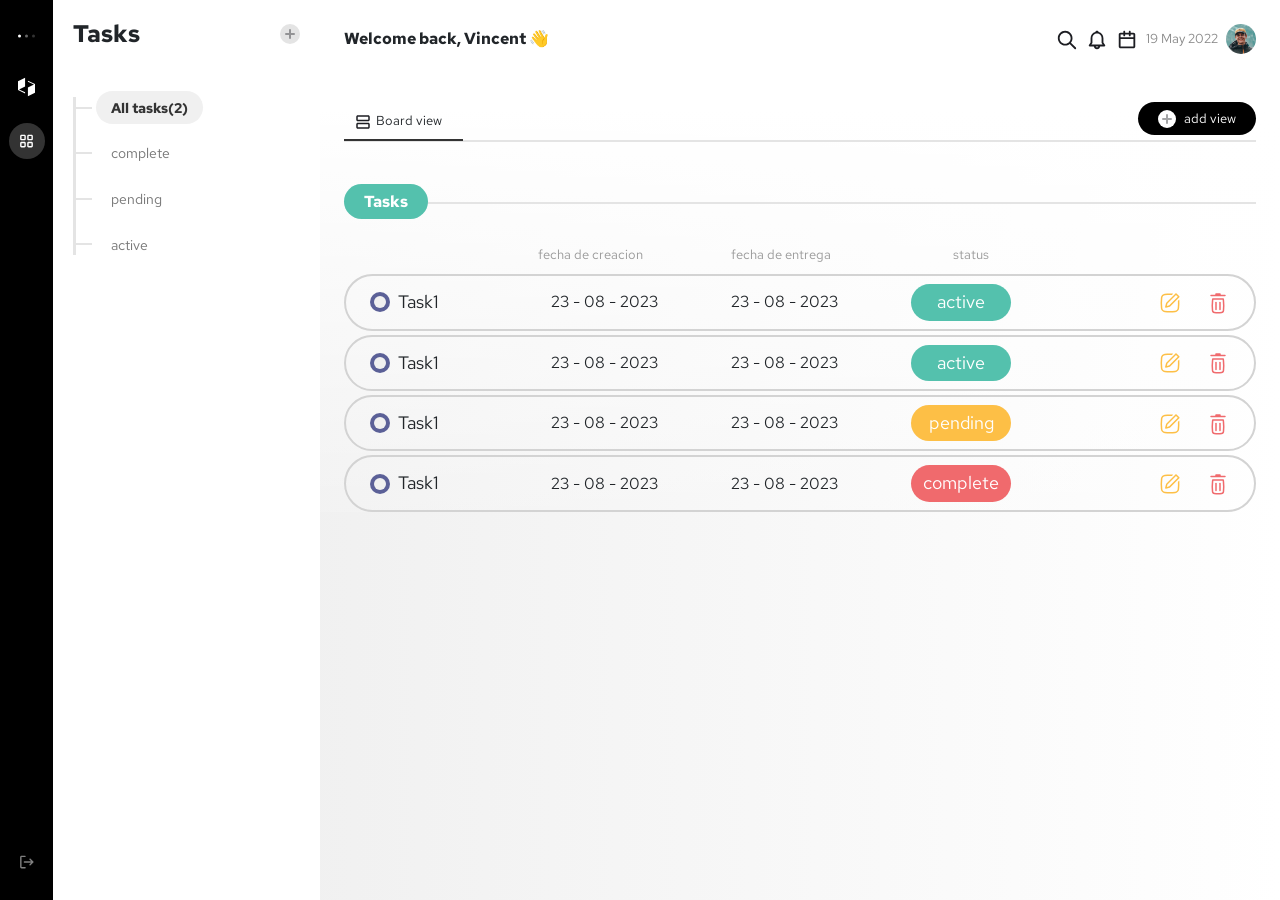
<file: index.html>
<!DOCTYPE html>
<html lang="en">
    <head>
        <meta charset="UTF-8" />
        <meta http-equiv="X-UA-Compatible" content="IE=edge" />
        <meta name="viewport" content="width=device-width, initial-scale=1.0" />
        <link
            rel="stylesheet"
            href="https://cdn.jsdelivr.net/npm/bootstrap-icons@1.11.3/font/bootstrap-icons.min.css"
        />

        <link
        rel="stylesheet"
        href="./assets/vendor/bootstrap/css/bootstrap.min.css"
        />

        <link rel="stylesheet" href="./assets/css/master.min.css">

        <title>Document</title>
    </head>
    <body>
        <div class="main-container">
            <div class="row g-0">
                <div class="col-lg-3">
                    <div class="sidebar-container d-none d-lg-block">
                        <div class="row g-0">
                            <div class="col-2">
                                <div class="sidebar-navbar d-flex flex-column justify-content-between align-items-center">
                                    <div class="d-flex flex-column align-items-center gap-3">
                                        <div class="svg-container">
                                            <svg width="34" height="6" viewBox="0 0 34 6" fill="none" xmlns="http://www.w3.org/2000/svg">
                                                <circle cx="31" cy="3" r="3" fill="white" fill-opacity="0.2"/>
                                                <circle cx="17" cy="3" r="3" fill="white" fill-opacity="0.4"/>
                                                <circle cx="3" cy="3" r="3" fill="white"/>
                                            </svg>
                                        </div>
                                        
                                        <div class="svg-container">
                                            <svg width="24" height="26" viewBox="0 0 24 26" fill="none" xmlns="http://www.w3.org/2000/svg">
                                                <path d="M24 8.88887L14 4V5.46663L22.5 9.62219L14 13.7777V26L24 21.1111V8.88887Z" fill="white"/>
                                                <path d="M0 17.1111L10 22V20.5334L1.49996 16.3778L10 12.2223V0L0 4.88888V17.1111Z" fill="white"/>
                                            </svg>
                                        </div>
                                        
                                        <div class="svg-container active">
                                            <svg width="22" height="22" viewBox="0 0 22 22" fill="none" xmlns="http://www.w3.org/2000/svg">
                                                <path d="M2.75 4.58333C2.75 3.57081 3.57081 2.75 4.58333 2.75H8.25C9.26252 2.75 10.0833 3.57081 10.0833 4.58333V8.25C10.0833 9.26252 9.26252 10.0833 8.25 10.0833H4.58333C3.57081 10.0833 2.75 9.26252 2.75 8.25V4.58333ZM8.25 4.58333H4.58333V8.25H8.25V4.58333ZM11.9167 4.58333C11.9167 3.57081 12.7375 2.75 13.75 2.75H17.4167C18.4292 2.75 19.25 3.57081 19.25 4.58333V8.25C19.25 9.26252 18.4292 10.0833 17.4167 10.0833H13.75C12.7375 10.0833 11.9167 9.26252 11.9167 8.25V4.58333ZM17.4167 4.58333H13.75V8.25H17.4167V4.58333ZM2.75 13.75C2.75 12.7375 3.57081 11.9167 4.58333 11.9167H8.25C9.26252 11.9167 10.0833 12.7375 10.0833 13.75V17.4167C10.0833 18.4292 9.26252 19.25 8.25 19.25H4.58333C3.57081 19.25 2.75 18.4292 2.75 17.4167V13.75ZM8.25 13.75H4.58333V17.4167H8.25V13.75ZM11.9167 13.75C11.9167 12.7375 12.7375 11.9167 13.75 11.9167H17.4167C18.4292 11.9167 19.25 12.7375 19.25 13.75V17.4167C19.25 18.4292 18.4292 19.25 17.4167 19.25H13.75C12.7375 19.25 11.9167 18.4292 11.9167 17.4167V13.75ZM17.4167 13.75H13.75V17.4167H17.4167V13.75Z" fill="white"/>
                                            </svg> 
                                        </div>                                       
                                    </div>
        
                                    <div class="svg-container">
                                        <svg width="22" height="22" viewBox="0 0 22 22" fill="none" xmlns="http://www.w3.org/2000/svg">
                                            <g opacity="0.5">
                                            <path fill-rule="evenodd" clip-rule="evenodd" d="M10.0833 18.3333C10.0833 17.8271 9.67293 17.4167 9.16667 17.4167H4.58333V4.58333H9.16667C9.67293 4.58333 10.0833 4.17293 10.0833 3.66667C10.0833 3.1604 9.67293 2.75 9.16667 2.75H4.58333C3.57081 2.75 2.75 3.57081 2.75 4.58333V17.4167C2.75 18.4292 3.57081 19.25 4.58333 19.25H9.16667C9.67293 19.25 10.0833 18.8396 10.0833 18.3333Z" fill="white"/>
                                            <path d="M19.9041 11.6422C19.9891 11.5557 20.0534 11.4565 20.0971 11.3509C20.1416 11.2436 20.1663 11.126 20.1667 11.0027L20.1667 11L20.1667 10.9973C20.166 10.7636 20.0765 10.5301 19.8982 10.3518L16.2315 6.68515C15.8735 6.32717 15.2931 6.32717 14.9352 6.68515C14.5772 7.04313 14.5772 7.62353 14.9352 7.98151L17.037 10.0833H8.25C7.74374 10.0833 7.33333 10.4937 7.33333 11C7.33333 11.5063 7.74374 11.9167 8.25 11.9167H17.037L14.9352 14.0185C14.5772 14.3765 14.5772 14.9569 14.9352 15.3148C15.2931 15.6728 15.8735 15.6728 16.2315 15.3148L19.8975 11.6488L19.9041 11.6422Z" fill="white"/>
                                            </g>
                                        </svg>                                    
                                    </div>
                                </div>
                            </div>

                            <div class="col-10">
                                <div class="sidebar-menu d-flex flex-column gap-5">
                                    <div class="d-flex justify-content-between align-items-center">
                                        <h1 class="fw-bold">Tasks</h1>
        
                                        <button class="plus-container" data-bs-toggle="modal" data-bs-target="#add">
                                            <svg width="10" height="10" viewBox="0 0 10 10" fill="none" xmlns="http://www.w3.org/2000/svg">
                                                <g opacity="0.4">
                                                <path d="M9 5L1 5" stroke="#1C1D22" stroke-width="2" stroke-linecap="round"/>
                                                <path d="M5 9L5 1" stroke="#1C1D22" stroke-width="2" stroke-linecap="round"/>
                                                </g>
                                            </svg>                                    
                                        </button>
                                    </div>

                                    <ul class="menu-items list-unstyled d-flex flex-column gap-4">
                                        <li class="menu-item">
                                            <a class="active" href="./index.html">All tasks(2)</a>
                                        </li>

                                        <li class="menu-item">
                                            <a href="./complete.html">complete</a>
                                        </li>

                                        <li class="menu-item">
                                            <a href="./pending.html">pending</a>
                                        </li>

                                        <li class="menu-item">
                                            <a href="./active.html">active</a>
                                        </li>
                                    </ul>
                                </div>
                            </div>
                        </div>
                    </div>
                </div>
    
                <div class="col-lg-9">
                    <div class="tasks-section">
                        <div class="tasks-header d-sm-flex justify-content-between align-items-center p-4 bg-white">
                            <p class="fw-bolder d-none d-lg-block my-auto">Welcome back, Vincent 👋</p>
                            
                            <nav class="navbar bg-white d-lg-none p-0 m-0">
                                <div class="container-fluid justify-content-start p-0 m-0">
                                  <button class="navbar-toggler border border-0 p-0 m-0" type="button" data-bs-toggle="offcanvas" data-bs-target="#offcanvasNavbar" aria-controls="offcanvasNavbar" aria-label="Toggle navigation">
                                    <span class="navbar-toggler-icon"></span>
                                  </button>

                                  <div class="offcanvas offcanvas-start" tabindex="-1" id="offcanvasNavbar" aria-labelledby="offcanvasNavbarLabel">
                                    <div class="sidebar-container">
                                        <div class="row g-0">
                                            <div class="col-2">
                                                <div class="sidebar-navbar d-flex flex-column justify-content-between align-items-center">
                                                    <div class="d-flex flex-column align-items-center gap-3">
                                                        <div class="svg-container">
                                                            <svg width="34" height="6" viewBox="0 0 34 6" fill="none" xmlns="http://www.w3.org/2000/svg">
                                                                <circle cx="31" cy="3" r="3" fill="white" fill-opacity="0.2"/>
                                                                <circle cx="17" cy="3" r="3" fill="white" fill-opacity="0.4"/>
                                                                <circle cx="3" cy="3" r="3" fill="white"/>
                                                            </svg>
                                                        </div>
                                                        
                                                        <div class="svg-container">
                                                            <svg width="24" height="26" viewBox="0 0 24 26" fill="none" xmlns="http://www.w3.org/2000/svg">
                                                                <path d="M24 8.88887L14 4V5.46663L22.5 9.62219L14 13.7777V26L24 21.1111V8.88887Z" fill="white"/>
                                                                <path d="M0 17.1111L10 22V20.5334L1.49996 16.3778L10 12.2223V0L0 4.88888V17.1111Z" fill="white"/>
                                                            </svg>
                                                        </div>
                                                        
                                                        <div class="svg-container active">
                                                            <svg width="22" height="22" viewBox="0 0 22 22" fill="none" xmlns="http://www.w3.org/2000/svg">
                                                                <path d="M2.75 4.58333C2.75 3.57081 3.57081 2.75 4.58333 2.75H8.25C9.26252 2.75 10.0833 3.57081 10.0833 4.58333V8.25C10.0833 9.26252 9.26252 10.0833 8.25 10.0833H4.58333C3.57081 10.0833 2.75 9.26252 2.75 8.25V4.58333ZM8.25 4.58333H4.58333V8.25H8.25V4.58333ZM11.9167 4.58333C11.9167 3.57081 12.7375 2.75 13.75 2.75H17.4167C18.4292 2.75 19.25 3.57081 19.25 4.58333V8.25C19.25 9.26252 18.4292 10.0833 17.4167 10.0833H13.75C12.7375 10.0833 11.9167 9.26252 11.9167 8.25V4.58333ZM17.4167 4.58333H13.75V8.25H17.4167V4.58333ZM2.75 13.75C2.75 12.7375 3.57081 11.9167 4.58333 11.9167H8.25C9.26252 11.9167 10.0833 12.7375 10.0833 13.75V17.4167C10.0833 18.4292 9.26252 19.25 8.25 19.25H4.58333C3.57081 19.25 2.75 18.4292 2.75 17.4167V13.75ZM8.25 13.75H4.58333V17.4167H8.25V13.75ZM11.9167 13.75C11.9167 12.7375 12.7375 11.9167 13.75 11.9167H17.4167C18.4292 11.9167 19.25 12.7375 19.25 13.75V17.4167C19.25 18.4292 18.4292 19.25 17.4167 19.25H13.75C12.7375 19.25 11.9167 18.4292 11.9167 17.4167V13.75ZM17.4167 13.75H13.75V17.4167H17.4167V13.75Z" fill="white"/>
                                                            </svg> 
                                                        </div>                                       
                                                    </div>
                        
                                                    <div class="svg-container">
                                                        <svg width="22" height="22" viewBox="0 0 22 22" fill="none" xmlns="http://www.w3.org/2000/svg">
                                                            <g opacity="0.5">
                                                            <path fill-rule="evenodd" clip-rule="evenodd" d="M10.0833 18.3333C10.0833 17.8271 9.67293 17.4167 9.16667 17.4167H4.58333V4.58333H9.16667C9.67293 4.58333 10.0833 4.17293 10.0833 3.66667C10.0833 3.1604 9.67293 2.75 9.16667 2.75H4.58333C3.57081 2.75 2.75 3.57081 2.75 4.58333V17.4167C2.75 18.4292 3.57081 19.25 4.58333 19.25H9.16667C9.67293 19.25 10.0833 18.8396 10.0833 18.3333Z" fill="white"/>
                                                            <path d="M19.9041 11.6422C19.9891 11.5557 20.0534 11.4565 20.0971 11.3509C20.1416 11.2436 20.1663 11.126 20.1667 11.0027L20.1667 11L20.1667 10.9973C20.166 10.7636 20.0765 10.5301 19.8982 10.3518L16.2315 6.68515C15.8735 6.32717 15.2931 6.32717 14.9352 6.68515C14.5772 7.04313 14.5772 7.62353 14.9352 7.98151L17.037 10.0833H8.25C7.74374 10.0833 7.33333 10.4937 7.33333 11C7.33333 11.5063 7.74374 11.9167 8.25 11.9167H17.037L14.9352 14.0185C14.5772 14.3765 14.5772 14.9569 14.9352 15.3148C15.2931 15.6728 15.8735 15.6728 16.2315 15.3148L19.8975 11.6488L19.9041 11.6422Z" fill="white"/>
                                                            </g>
                                                        </svg>                                    
                                                    </div>
                                                </div>
                                            </div>
                
                                            <div class="col-10">
                                                <div class="sidebar-menu d-flex flex-column">
                                                    <div class="d-flex justify-content-end align-items-center">
                                                        <button type="button" class="btn-close" data-bs-dismiss="offcanvas" aria-label="Close"></button>
                                                    </div>

                                                    <p class="fw-bolder my-4">Welcome back, Vincent 👋</p>

                                                    <div class="d-flex justify-content-between align-items-center mb-5">
                                                        <h1 class="fw-bold">Tasks</h1>
                        
                                                        <button class="plus-container" data-bs-toggle="modal" data-bs-target="#add">
                                                            <svg width="10" height="10" viewBox="0 0 10 10" fill="none" xmlns="http://www.w3.org/2000/svg">
                                                                <g opacity="0.4">
                                                                <path d="M9 5L1 5" stroke="#1C1D22" stroke-width="2" stroke-linecap="round"/>
                                                                <path d="M5 9L5 1" stroke="#1C1D22" stroke-width="2" stroke-linecap="round"/>
                                                                </g>
                                                            </svg>                                    
                                                        </button>
                                                    </div>
                
                                                    <ul class="menu-items list-unstyled d-flex flex-column gap-4">
                                                        <li class="menu-item">
                                                            <a class="active" href="./index.html">All tasks(2)</a>
                                                        </li>
                
                                                        <li class="menu-item">
                                                            <a href="./complete.html">complete</a>
                                                        </li>
                
                                                        <li class="menu-item">
                                                            <a href="./pending.html">pending</a>
                                                        </li>
                
                                                        <li class="menu-item">
                                                            <a href="./active.html">active</a>
                                                        </li>
                                                    </ul>
                                                </div>
                                            </div>
                                        </div>
                                    </div>
                                  </div>
                                </div>
                            </nav>



                            <div class="d-flex justify-content-end align-items-center gap-2">
                                <div>
                                    <svg width="22" height="22" viewBox="0 0 22 22" fill="none" xmlns="http://www.w3.org/2000/svg">
                                        <path d="M9.16671 3.66671C6.12914 3.66671 3.66671 6.12914 3.66671 9.16671C3.66671 12.2043 6.12914 14.6667 9.16671 14.6667C12.2043 14.6667 14.6667 12.2043 14.6667 9.16671C14.6667 6.12914 12.2043 3.66671 9.16671 3.66671ZM1.83337 9.16671C1.83337 5.11662 5.11662 1.83337 9.16671 1.83337C13.2168 1.83337 16.5 5.11662 16.5 9.16671C16.5 10.8614 15.9252 12.4218 14.9599 13.6635L19.8982 18.6019C20.2562 18.9598 20.2562 19.5402 19.8982 19.8982C19.5402 20.2562 18.9598 20.2562 18.6019 19.8982L13.6635 14.9599C12.4218 15.9252 10.8614 16.5 9.16671 16.5C5.11662 16.5 1.83337 13.2168 1.83337 9.16671Z" fill="#1C1D22"/>
                                    </svg>                                        
                                </div>

                                <div>
                                    <svg width="22" height="22" viewBox="0 0 22 22" fill="none" xmlns="http://www.w3.org/2000/svg">
                                        <path d="M9.30063 2.97748C9.57303 2.30652 10.2313 1.83337 11 1.83337C11.7687 1.83337 12.427 2.30652 12.6994 2.97748C15.4185 3.72236 17.4167 6.21119 17.4167 9.16671V13.4725L19.096 15.9916C19.2836 16.2729 19.3011 16.6345 19.1415 16.9326C18.982 17.2306 18.6714 17.4167 18.3333 17.4167H14.1758C13.9534 18.9715 12.6163 20.1667 11 20.1667C9.3837 20.1667 8.04656 18.9715 7.82416 17.4167H3.66667C3.32861 17.4167 3.01798 17.2306 2.85847 16.9326C2.69895 16.6345 2.71643 16.2729 2.90396 15.9916L4.58333 13.4725V9.16671C4.58333 6.21119 6.58151 3.72236 9.30063 2.97748ZM9.70324 17.4167C9.892 17.9508 10.4013 18.3334 11 18.3334C11.5987 18.3334 12.108 17.9508 12.2968 17.4167H9.70324ZM11 4.58337C8.4687 4.58337 6.41667 6.6354 6.41667 9.16671V13.75C6.41667 13.931 6.3631 14.1079 6.26271 14.2585L5.37948 15.5834H16.6205L15.7373 14.2585C15.6369 14.1079 15.5833 13.931 15.5833 13.75V9.16671C15.5833 6.6354 13.5313 4.58337 11 4.58337Z" fill="#1C1D22"/>
                                    </svg>                                        
                                </div>

                                <div>
                                    <svg width="22" height="22" viewBox="0 0 22 22" fill="none" xmlns="http://www.w3.org/2000/svg">
                                        <path d="M8.25 1.83337C8.75626 1.83337 9.16667 2.24378 9.16667 2.75004V3.66671H12.8333V2.75004C12.8333 2.24378 13.2437 1.83337 13.75 1.83337C14.2563 1.83337 14.6667 2.24378 14.6667 2.75004V3.66671H17.4167C18.4292 3.66671 19.25 4.48752 19.25 5.50004V17.4167C19.25 18.4292 18.4292 19.25 17.4167 19.25H4.58333C3.57081 19.25 2.75 18.4292 2.75 17.4167V5.50004C2.75 4.48752 3.57081 3.66671 4.58333 3.66671H7.33333V2.75004C7.33333 2.24378 7.74374 1.83337 8.25 1.83337ZM7.33333 5.50004H4.58333V8.25004H17.4167V5.50004H14.6667V6.41671C14.6667 6.92297 14.2563 7.33337 13.75 7.33337C13.2437 7.33337 12.8333 6.92297 12.8333 6.41671V5.50004H9.16667V6.41671C9.16667 6.92297 8.75626 7.33337 8.25 7.33337C7.74374 7.33337 7.33333 6.92297 7.33333 6.41671V5.50004ZM17.4167 10.0834H4.58333V17.4167H17.4167V10.0834Z" fill="#1C1D22"/>
                                    </svg>                                        
                                </div>

                                <p class="my-auto date-container">19 May 2022</p>

                                <div class="d-flex justify-content-end align-items-center profile-container">
                                    <img src="./public/images/png/Image.png" class="rounded rounded-5" alt="profile-image"/>
                                </div>
                            </div>
                        </div>
        
                        <div class="tasks-body">
                            <div class="p-4">
                                <div class="add-task d-flex justify-content-between align-items-center">
                                    <div class="view-container d-flex align-items-center gap-1">
                                        <div>
                                            <svg width="18" height="18" viewBox="0 0 18 18" fill="none" xmlns="http://www.w3.org/2000/svg">
                                                <path d="M14.25 2.25C15.0784 2.25 15.75 2.92157 15.75 3.75V6.75C15.75 7.57843 15.0784 8.25 14.25 8.25L3.75 8.25C2.92157 8.25 2.25 7.57843 2.25 6.75L2.25 3.75C2.25 2.92157 2.92157 2.25 3.75 2.25L14.25 2.25ZM14.25 6.75V3.75L3.75 3.75L3.75 6.75L14.25 6.75Z" fill="#1C1D22"/>
                                                <path d="M14.25 9.75C15.0784 9.75 15.75 10.4216 15.75 11.25V14.25C15.75 15.0784 15.0784 15.75 14.25 15.75H3.75C2.92157 15.75 2.25 15.0784 2.25 14.25L2.25 11.25C2.25 10.4216 2.92157 9.75 3.75 9.75L14.25 9.75ZM14.25 14.25V11.25L3.75 11.25L3.75 14.25H14.25Z" fill="#1C1D22"/>
                                            </svg>
                                        </div>                                        
                                        
                                        <span>Board view</span>
                                    </div>

                                    <div class="d-flex justify-content-between align-items-center gap-3">
                                        

                                        <div class="button-contianer d-flex align-items-center gap-2">
                                            <div class="plus-container">
                                                <svg width="10" height="10" viewBox="0 0 10 10" fill="none" xmlns="http://www.w3.org/2000/svg">
                                                    <g opacity="0.4">
                                                    <path d="M9 5L1 5" stroke="#1C1D22" stroke-width="2" stroke-linecap="round"/>
                                                    <path d="M5 9L5 1" stroke="#1C1D22" stroke-width="2" stroke-linecap="round"/>
                                                    </g>
                                                </svg>                                    
                                            </div>
        
                                            <button>add view</button>
                                        </div>
                                    </div>
                                </div>
                            </div>
                            
        
                            <div class="tasks-body-header m-4">
                                <span class="active-task">Tasks</span>
                            </div>
        
                            <div class="task-list text-center d-flex flex-column gap-1">
                                <div class="header d-none d-sm-block my-1 mx-4">
                                    <div class="row m-0 p-0">
                                    <div class="col-2"><span></span></div>
                                    <div class="col"><span>fecha de creacion</span></div>
                                    <div class="col"><span>fecha de entrega</span></div>
                                    <div class="col"><span>status</span></div>
                                    <div class="col"><span></span></div>
                                    </div>
                                </div>

                                <div class="task-card mx-4 px-3 px-sm-4">
                                    <div class="row m-0 p-0 align-items-center g-3 g-sm-0">
                                        <div class="col-6 col-sm-2 order-1 order-sm-1">
                                            <div class="d-flex align-items-center gap-2">
                                                <label class="circle-box"></label>
                                                <p class="my-auto">Task1</p>
                                            </div>
                                        </div>
    
                                        <div class="col-12 col-sm order-3 order-sm-2">
                                            <div class="d-flex justify-content-between justify-content-sm-center gap-1">
                                                <div>
                                                    <span class="d-sm-none">fecha de creacion:</span>
                                                </div>
                                                <div>
                                                    <span>23</span>
                                                    <span>-</span>
                                                    <span>08</span>
                                                    <span>-</span>
                                                    <span>2023</span>
                                                </div>
                                            </div>
                                        </div>
    
                                        <div class="col-12 col-sm order-4 order-sm-3">
                                            <div class="d-flex justify-content-between justify-content-sm-center gap-1">
                                                <div>
                                                    <span class="d-sm-none">fecha de entrega:</span>
                                                </div>
                                                <div>
                                                    <span>23</span>
                                                    <span>-</span>
                                                    <span>08</span>
                                                    <span>-</span>
                                                    <span>2023</span>
                                                </div>
                                            </div>
                                        </div>
    
                                        <div class="col-6 col-sm order-2 order-sm-4">
                                            <div class="d-flex justify-content-end justify-content-sm-center align-items-center">
                                                <p class="active-task my-auto">active</p>
                                            </div>
                                        </div>
    
                                        <div class="col-12 col-sm order-5">
                                            <div class="d-flex justify-content-center justify-content-sm-end align-items-center gap-4">
                                                <button data-bs-toggle="modal" data-bs-target="#edit">
                                                    <svg width="24" height="24" viewBox="0 0 24 24" fill="none" xmlns="http://www.w3.org/2000/svg">
                                                        <path fill-rule="evenodd" clip-rule="evenodd" d="M21.4549 5.41575C21.6471 5.70687 21.615 6.10248 21.3588 6.35876L12.1664 15.5511C12.0721 15.6454 11.9545 15.7128 11.8256 15.7465L7.99716 16.7465C7.87229 16.7791 7.74358 16.7784 7.62265 16.7476C7.49408 16.7149 7.37431 16.6482 7.27729 16.5511C7.08902 16.3629 7.01468 16.0889 7.08197 15.8313L8.08197 12.0028C8.11144 11.89 8.16673 11.7786 8.24322 11.6912L17.4697 2.46967C17.5504 2.38891 17.6477 2.32846 17.7536 2.29163C17.8321 2.26432 17.9153 2.25 18 2.25C18.1989 2.25 18.3897 2.32902 18.5303 2.46967L21.3588 5.2981C21.3954 5.33471 21.4274 5.37416 21.4549 5.41575ZM19.7678 5.82843L18 4.06066L9.48184 12.5788L8.85685 14.9716L11.2496 14.3466L19.7678 5.82843Z" fill="#FDBF46"/>
                                                        <path d="M19.6414 17.1603C19.9148 14.8227 20.0018 12.4688 19.9023 10.1208C19.8976 10.0084 19.9399 9.89898 20.0194 9.81942L21.0027 8.83609C21.1236 8.71519 21.3302 8.79194 21.3415 8.96254C21.5265 11.7522 21.4564 14.5545 21.1312 17.3346C20.8946 19.3571 19.2703 20.9421 17.2583 21.167C13.7917 21.5544 10.2083 21.5544 6.74177 21.167C4.72971 20.9421 3.10538 19.3571 2.86883 17.3346C2.45429 13.7903 2.45429 10.2097 2.86883 6.66543C3.10538 4.6429 4.72971 3.05789 6.74177 2.83301C9.37152 2.5391 12.0685 2.46815 14.7306 2.62016C14.9022 2.62996 14.9804 2.83757 14.8589 2.95909L13.8664 3.95165C13.7877 4.03034 13.6798 4.07261 13.5685 4.06885C11.3421 3.99376 9.10055 4.07872 6.90838 4.32373C5.57827 4.47239 4.51278 5.522 4.35867 6.83968C3.95767 10.2682 3.95767 13.7318 4.35867 17.1603C4.51278 18.478 5.57827 19.5276 6.90838 19.6763C10.2642 20.0513 13.7358 20.0513 17.0916 19.6763C18.4218 19.5276 19.4872 18.478 19.6414 17.1603Z" fill="#FDBF46"/>
                                                    </svg>                                                
                                                </button>
        
                                                <button data-bs-toggle="modal" data-bs-target="#delete">
                                                    <svg width="24" height="24" viewBox="0 0 24 24" fill="none" xmlns="http://www.w3.org/2000/svg">
                                                        <path d="M10 2.25C9.58579 2.25 9.25 2.58579 9.25 3V3.75H5C4.58579 3.75 4.25 4.08579 4.25 4.5C4.25 4.91421 4.58579 5.25 5 5.25H19C19.4142 5.25 19.75 4.91421 19.75 4.5C19.75 4.08579 19.4142 3.75 19 3.75H14.75V3C14.75 2.58579 14.4142 2.25 14 2.25H10Z" fill="#F06A6D"/>
                                                        <path d="M10 10.65C10.4142 10.65 10.75 10.9858 10.75 11.4L10.75 18.4C10.75 18.8142 10.4142 19.15 10 19.15C9.58579 19.15 9.25 18.8142 9.25 18.4L9.25 11.4C9.25 10.9858 9.58579 10.65 10 10.65Z" fill="#F06A6D"/>
                                                        <path d="M14.75 11.4C14.75 10.9858 14.4142 10.65 14 10.65C13.5858 10.65 13.25 10.9858 13.25 11.4V18.4C13.25 18.8142 13.5858 19.15 14 19.15C14.4142 19.15 14.75 18.8142 14.75 18.4V11.4Z" fill="#F06A6D"/>
                                                        <path fill-rule="evenodd" clip-rule="evenodd" d="M5.99142 7.91718C6.03363 7.53735 6.35468 7.25 6.73684 7.25H17.2632C17.6453 7.25 17.9664 7.53735 18.0086 7.91718L18.2087 9.71852C18.5715 12.9838 18.5715 16.2793 18.2087 19.5446L18.189 19.722C18.045 21.0181 17.0404 22.0517 15.7489 22.2325C13.2618 22.5807 10.7382 22.5807 8.25108 22.2325C6.95954 22.0517 5.955 21.0181 5.81098 19.722L5.79128 19.5446C5.42846 16.2793 5.42846 12.9838 5.79128 9.71852L5.99142 7.91718ZM7.40812 8.75L7.2821 9.88417C6.93152 13.0394 6.93152 16.2238 7.2821 19.379L7.3018 19.5563C7.37011 20.171 7.84652 20.6612 8.45905 20.747C10.8082 21.0758 13.1918 21.0758 15.5409 20.747C16.1535 20.6612 16.6299 20.171 16.6982 19.5563L16.7179 19.379C17.0685 16.2238 17.0685 13.0394 16.7179 9.88417L16.5919 8.75H7.40812Z" fill="#F06A6D"/>
                                                    </svg>                                                
                                                </button>
                                            </div>
                                        </div>
                                    </div>
                                </div>

                                <div class="task-card mx-4 px-3 px-sm-4">
                                    <div class="row m-0 p-0 align-items-center g-3 g-sm-0">
                                        <div class="col-6 col-sm-2 order-1 order-sm-1">
                                            <div class="d-flex align-items-center gap-2">
                                                <label class="circle-box"></label>
                                                <p class="my-auto">Task1</p>
                                            </div>
                                        </div>
    
                                        <div class="col-12 col-sm order-3 order-sm-2">
                                            <div class="d-flex justify-content-between justify-content-sm-center gap-1">
                                                <div>
                                                    <span class="d-sm-none">fecha de creacion:</span>
                                                </div>
                                                <div>
                                                    <span>23</span>
                                                    <span>-</span>
                                                    <span>08</span>
                                                    <span>-</span>
                                                    <span>2023</span>
                                                </div>
                                            </div>
                                        </div>
    
                                        <div class="col-12 col-sm order-4 order-sm-3">
                                            <div class="d-flex justify-content-between justify-content-sm-center gap-1">
                                                <div>
                                                    <span class="d-sm-none">fecha de entrega:</span>
                                                </div>
                                                <div>
                                                    <span>23</span>
                                                    <span>-</span>
                                                    <span>08</span>
                                                    <span>-</span>
                                                    <span>2023</span>
                                                </div>
                                            </div>
                                        </div>
    
                                        <div class="col-6 col-sm order-2 order-sm-4">
                                            <div class="d-flex justify-content-end justify-content-sm-center align-items-center">
                                                <p class="active-task my-auto">active</p>
                                            </div>
                                        </div>
    
                                        <div class="col-12 col-sm order-5">
                                            <div class="d-flex justify-content-center justify-content-sm-end align-items-center gap-4">
                                                <button data-bs-toggle="modal" data-bs-target="#edit">
                                                    <svg width="24" height="24" viewBox="0 0 24 24" fill="none" xmlns="http://www.w3.org/2000/svg">
                                                        <path fill-rule="evenodd" clip-rule="evenodd" d="M21.4549 5.41575C21.6471 5.70687 21.615 6.10248 21.3588 6.35876L12.1664 15.5511C12.0721 15.6454 11.9545 15.7128 11.8256 15.7465L7.99716 16.7465C7.87229 16.7791 7.74358 16.7784 7.62265 16.7476C7.49408 16.7149 7.37431 16.6482 7.27729 16.5511C7.08902 16.3629 7.01468 16.0889 7.08197 15.8313L8.08197 12.0028C8.11144 11.89 8.16673 11.7786 8.24322 11.6912L17.4697 2.46967C17.5504 2.38891 17.6477 2.32846 17.7536 2.29163C17.8321 2.26432 17.9153 2.25 18 2.25C18.1989 2.25 18.3897 2.32902 18.5303 2.46967L21.3588 5.2981C21.3954 5.33471 21.4274 5.37416 21.4549 5.41575ZM19.7678 5.82843L18 4.06066L9.48184 12.5788L8.85685 14.9716L11.2496 14.3466L19.7678 5.82843Z" fill="#FDBF46"/>
                                                        <path d="M19.6414 17.1603C19.9148 14.8227 20.0018 12.4688 19.9023 10.1208C19.8976 10.0084 19.9399 9.89898 20.0194 9.81942L21.0027 8.83609C21.1236 8.71519 21.3302 8.79194 21.3415 8.96254C21.5265 11.7522 21.4564 14.5545 21.1312 17.3346C20.8946 19.3571 19.2703 20.9421 17.2583 21.167C13.7917 21.5544 10.2083 21.5544 6.74177 21.167C4.72971 20.9421 3.10538 19.3571 2.86883 17.3346C2.45429 13.7903 2.45429 10.2097 2.86883 6.66543C3.10538 4.6429 4.72971 3.05789 6.74177 2.83301C9.37152 2.5391 12.0685 2.46815 14.7306 2.62016C14.9022 2.62996 14.9804 2.83757 14.8589 2.95909L13.8664 3.95165C13.7877 4.03034 13.6798 4.07261 13.5685 4.06885C11.3421 3.99376 9.10055 4.07872 6.90838 4.32373C5.57827 4.47239 4.51278 5.522 4.35867 6.83968C3.95767 10.2682 3.95767 13.7318 4.35867 17.1603C4.51278 18.478 5.57827 19.5276 6.90838 19.6763C10.2642 20.0513 13.7358 20.0513 17.0916 19.6763C18.4218 19.5276 19.4872 18.478 19.6414 17.1603Z" fill="#FDBF46"/>
                                                    </svg>                                                
                                                </button>
        
                                                <button data-bs-toggle="modal" data-bs-target="#delete">
                                                    <svg width="24" height="24" viewBox="0 0 24 24" fill="none" xmlns="http://www.w3.org/2000/svg">
                                                        <path d="M10 2.25C9.58579 2.25 9.25 2.58579 9.25 3V3.75H5C4.58579 3.75 4.25 4.08579 4.25 4.5C4.25 4.91421 4.58579 5.25 5 5.25H19C19.4142 5.25 19.75 4.91421 19.75 4.5C19.75 4.08579 19.4142 3.75 19 3.75H14.75V3C14.75 2.58579 14.4142 2.25 14 2.25H10Z" fill="#F06A6D"/>
                                                        <path d="M10 10.65C10.4142 10.65 10.75 10.9858 10.75 11.4L10.75 18.4C10.75 18.8142 10.4142 19.15 10 19.15C9.58579 19.15 9.25 18.8142 9.25 18.4L9.25 11.4C9.25 10.9858 9.58579 10.65 10 10.65Z" fill="#F06A6D"/>
                                                        <path d="M14.75 11.4C14.75 10.9858 14.4142 10.65 14 10.65C13.5858 10.65 13.25 10.9858 13.25 11.4V18.4C13.25 18.8142 13.5858 19.15 14 19.15C14.4142 19.15 14.75 18.8142 14.75 18.4V11.4Z" fill="#F06A6D"/>
                                                        <path fill-rule="evenodd" clip-rule="evenodd" d="M5.99142 7.91718C6.03363 7.53735 6.35468 7.25 6.73684 7.25H17.2632C17.6453 7.25 17.9664 7.53735 18.0086 7.91718L18.2087 9.71852C18.5715 12.9838 18.5715 16.2793 18.2087 19.5446L18.189 19.722C18.045 21.0181 17.0404 22.0517 15.7489 22.2325C13.2618 22.5807 10.7382 22.5807 8.25108 22.2325C6.95954 22.0517 5.955 21.0181 5.81098 19.722L5.79128 19.5446C5.42846 16.2793 5.42846 12.9838 5.79128 9.71852L5.99142 7.91718ZM7.40812 8.75L7.2821 9.88417C6.93152 13.0394 6.93152 16.2238 7.2821 19.379L7.3018 19.5563C7.37011 20.171 7.84652 20.6612 8.45905 20.747C10.8082 21.0758 13.1918 21.0758 15.5409 20.747C16.1535 20.6612 16.6299 20.171 16.6982 19.5563L16.7179 19.379C17.0685 16.2238 17.0685 13.0394 16.7179 9.88417L16.5919 8.75H7.40812Z" fill="#F06A6D"/>
                                                    </svg>                                                
                                                </button>
                                            </div>
                                        </div>
                                    </div>
                                </div>

                                <div class="task-card mx-4 px-3 px-sm-4">
                                    <div class="row m-0 p-0 align-items-center g-3 g-sm-0">
                                        <div class="col-6 col-sm-2 order-1 order-sm-1">
                                            <div class="d-flex align-items-center gap-2">
                                                <label class="circle-box"></label>
                                                <p class="my-auto">Task1</p>
                                            </div>
                                        </div>
    
                                        <div class="col-12 col-sm order-3 order-sm-2">
                                            <div class="d-flex justify-content-between justify-content-sm-center gap-1">
                                                <div>
                                                    <span class="d-sm-none">fecha de creacion:</span>
                                                </div>
                                                <div>
                                                    <span>23</span>
                                                    <span>-</span>
                                                    <span>08</span>
                                                    <span>-</span>
                                                    <span>2023</span>
                                                </div>
                                            </div>
                                        </div>
    
                                        <div class="col-12 col-sm order-4 order-sm-3">
                                            <div class="d-flex justify-content-between justify-content-sm-center gap-1">
                                                <div>
                                                    <span class="d-sm-none">fecha de entrega:</span>
                                                </div>
                                                <div>
                                                    <span>23</span>
                                                    <span>-</span>
                                                    <span>08</span>
                                                    <span>-</span>
                                                    <span>2023</span>
                                                </div>
                                            </div>
                                        </div>
    
                                        <div class="col-6 col-sm order-2 order-sm-4">
                                            <div class="d-flex justify-content-end justify-content-sm-center align-items-center">
                                                <p class="pending-task my-auto">pending</p>
                                            </div>
                                        </div>
    
                                        <div class="col-12 col-sm order-5">
                                            <div class="d-flex justify-content-center justify-content-sm-end align-items-center gap-4">
                                                <button data-bs-toggle="modal" data-bs-target="#edit">
                                                    <svg width="24" height="24" viewBox="0 0 24 24" fill="none" xmlns="http://www.w3.org/2000/svg">
                                                        <path fill-rule="evenodd" clip-rule="evenodd" d="M21.4549 5.41575C21.6471 5.70687 21.615 6.10248 21.3588 6.35876L12.1664 15.5511C12.0721 15.6454 11.9545 15.7128 11.8256 15.7465L7.99716 16.7465C7.87229 16.7791 7.74358 16.7784 7.62265 16.7476C7.49408 16.7149 7.37431 16.6482 7.27729 16.5511C7.08902 16.3629 7.01468 16.0889 7.08197 15.8313L8.08197 12.0028C8.11144 11.89 8.16673 11.7786 8.24322 11.6912L17.4697 2.46967C17.5504 2.38891 17.6477 2.32846 17.7536 2.29163C17.8321 2.26432 17.9153 2.25 18 2.25C18.1989 2.25 18.3897 2.32902 18.5303 2.46967L21.3588 5.2981C21.3954 5.33471 21.4274 5.37416 21.4549 5.41575ZM19.7678 5.82843L18 4.06066L9.48184 12.5788L8.85685 14.9716L11.2496 14.3466L19.7678 5.82843Z" fill="#FDBF46"/>
                                                        <path d="M19.6414 17.1603C19.9148 14.8227 20.0018 12.4688 19.9023 10.1208C19.8976 10.0084 19.9399 9.89898 20.0194 9.81942L21.0027 8.83609C21.1236 8.71519 21.3302 8.79194 21.3415 8.96254C21.5265 11.7522 21.4564 14.5545 21.1312 17.3346C20.8946 19.3571 19.2703 20.9421 17.2583 21.167C13.7917 21.5544 10.2083 21.5544 6.74177 21.167C4.72971 20.9421 3.10538 19.3571 2.86883 17.3346C2.45429 13.7903 2.45429 10.2097 2.86883 6.66543C3.10538 4.6429 4.72971 3.05789 6.74177 2.83301C9.37152 2.5391 12.0685 2.46815 14.7306 2.62016C14.9022 2.62996 14.9804 2.83757 14.8589 2.95909L13.8664 3.95165C13.7877 4.03034 13.6798 4.07261 13.5685 4.06885C11.3421 3.99376 9.10055 4.07872 6.90838 4.32373C5.57827 4.47239 4.51278 5.522 4.35867 6.83968C3.95767 10.2682 3.95767 13.7318 4.35867 17.1603C4.51278 18.478 5.57827 19.5276 6.90838 19.6763C10.2642 20.0513 13.7358 20.0513 17.0916 19.6763C18.4218 19.5276 19.4872 18.478 19.6414 17.1603Z" fill="#FDBF46"/>
                                                    </svg>                                                
                                                </button>
        
                                                <button data-bs-toggle="modal" data-bs-target="#delete">
                                                    <svg width="24" height="24" viewBox="0 0 24 24" fill="none" xmlns="http://www.w3.org/2000/svg">
                                                        <path d="M10 2.25C9.58579 2.25 9.25 2.58579 9.25 3V3.75H5C4.58579 3.75 4.25 4.08579 4.25 4.5C4.25 4.91421 4.58579 5.25 5 5.25H19C19.4142 5.25 19.75 4.91421 19.75 4.5C19.75 4.08579 19.4142 3.75 19 3.75H14.75V3C14.75 2.58579 14.4142 2.25 14 2.25H10Z" fill="#F06A6D"/>
                                                        <path d="M10 10.65C10.4142 10.65 10.75 10.9858 10.75 11.4L10.75 18.4C10.75 18.8142 10.4142 19.15 10 19.15C9.58579 19.15 9.25 18.8142 9.25 18.4L9.25 11.4C9.25 10.9858 9.58579 10.65 10 10.65Z" fill="#F06A6D"/>
                                                        <path d="M14.75 11.4C14.75 10.9858 14.4142 10.65 14 10.65C13.5858 10.65 13.25 10.9858 13.25 11.4V18.4C13.25 18.8142 13.5858 19.15 14 19.15C14.4142 19.15 14.75 18.8142 14.75 18.4V11.4Z" fill="#F06A6D"/>
                                                        <path fill-rule="evenodd" clip-rule="evenodd" d="M5.99142 7.91718C6.03363 7.53735 6.35468 7.25 6.73684 7.25H17.2632C17.6453 7.25 17.9664 7.53735 18.0086 7.91718L18.2087 9.71852C18.5715 12.9838 18.5715 16.2793 18.2087 19.5446L18.189 19.722C18.045 21.0181 17.0404 22.0517 15.7489 22.2325C13.2618 22.5807 10.7382 22.5807 8.25108 22.2325C6.95954 22.0517 5.955 21.0181 5.81098 19.722L5.79128 19.5446C5.42846 16.2793 5.42846 12.9838 5.79128 9.71852L5.99142 7.91718ZM7.40812 8.75L7.2821 9.88417C6.93152 13.0394 6.93152 16.2238 7.2821 19.379L7.3018 19.5563C7.37011 20.171 7.84652 20.6612 8.45905 20.747C10.8082 21.0758 13.1918 21.0758 15.5409 20.747C16.1535 20.6612 16.6299 20.171 16.6982 19.5563L16.7179 19.379C17.0685 16.2238 17.0685 13.0394 16.7179 9.88417L16.5919 8.75H7.40812Z" fill="#F06A6D"/>
                                                    </svg>                                                
                                                </button>
                                            </div>
                                        </div>
                                    </div>
                                </div>

                                <div class="task-card mx-4 px-3 px-sm-4">
                                    <div class="row m-0 p-0 align-items-center g-3 g-sm-0">
                                        <div class="col-6 col-sm-2 order-1 order-sm-1">
                                            <div class="d-flex align-items-center gap-2">
                                                <label class="circle-box"></label>
                                                <p class="my-auto">Task1</p>
                                            </div>
                                        </div>
    
                                        <div class="col-12 col-sm order-3 order-sm-2">
                                            <div class="d-flex justify-content-between justify-content-sm-center gap-1">
                                                <div>
                                                    <span class="d-sm-none">fecha de creacion:</span>
                                                </div>
                                                <div>
                                                    <span>23</span>
                                                    <span>-</span>
                                                    <span>08</span>
                                                    <span>-</span>
                                                    <span>2023</span>
                                                </div>
                                            </div>
                                        </div>
    
                                        <div class="col-12 col-sm order-4 order-sm-3">
                                            <div class="d-flex justify-content-between justify-content-sm-center gap-1">
                                                <div>
                                                    <span class="d-sm-none">fecha de entrega:</span>
                                                </div>
                                                <div>
                                                    <span>23</span>
                                                    <span>-</span>
                                                    <span>08</span>
                                                    <span>-</span>
                                                    <span>2023</span>
                                                </div>
                                            </div>
                                        </div>
    
                                        <div class="col-6 col-sm order-2 order-sm-4">
                                            <div class="d-flex justify-content-end justify-content-sm-center align-items-center">
                                                <p class="complete-task my-auto">complete</p>
                                            </div>
                                        </div>
    
                                        <div class="col-12 col-sm order-5">
                                            <div class="d-flex justify-content-center justify-content-sm-end align-items-center gap-4">
                                                <button data-bs-toggle="modal" data-bs-target="#edit">
                                                    <svg width="24" height="24" viewBox="0 0 24 24" fill="none" xmlns="http://www.w3.org/2000/svg">
                                                        <path fill-rule="evenodd" clip-rule="evenodd" d="M21.4549 5.41575C21.6471 5.70687 21.615 6.10248 21.3588 6.35876L12.1664 15.5511C12.0721 15.6454 11.9545 15.7128 11.8256 15.7465L7.99716 16.7465C7.87229 16.7791 7.74358 16.7784 7.62265 16.7476C7.49408 16.7149 7.37431 16.6482 7.27729 16.5511C7.08902 16.3629 7.01468 16.0889 7.08197 15.8313L8.08197 12.0028C8.11144 11.89 8.16673 11.7786 8.24322 11.6912L17.4697 2.46967C17.5504 2.38891 17.6477 2.32846 17.7536 2.29163C17.8321 2.26432 17.9153 2.25 18 2.25C18.1989 2.25 18.3897 2.32902 18.5303 2.46967L21.3588 5.2981C21.3954 5.33471 21.4274 5.37416 21.4549 5.41575ZM19.7678 5.82843L18 4.06066L9.48184 12.5788L8.85685 14.9716L11.2496 14.3466L19.7678 5.82843Z" fill="#FDBF46"/>
                                                        <path d="M19.6414 17.1603C19.9148 14.8227 20.0018 12.4688 19.9023 10.1208C19.8976 10.0084 19.9399 9.89898 20.0194 9.81942L21.0027 8.83609C21.1236 8.71519 21.3302 8.79194 21.3415 8.96254C21.5265 11.7522 21.4564 14.5545 21.1312 17.3346C20.8946 19.3571 19.2703 20.9421 17.2583 21.167C13.7917 21.5544 10.2083 21.5544 6.74177 21.167C4.72971 20.9421 3.10538 19.3571 2.86883 17.3346C2.45429 13.7903 2.45429 10.2097 2.86883 6.66543C3.10538 4.6429 4.72971 3.05789 6.74177 2.83301C9.37152 2.5391 12.0685 2.46815 14.7306 2.62016C14.9022 2.62996 14.9804 2.83757 14.8589 2.95909L13.8664 3.95165C13.7877 4.03034 13.6798 4.07261 13.5685 4.06885C11.3421 3.99376 9.10055 4.07872 6.90838 4.32373C5.57827 4.47239 4.51278 5.522 4.35867 6.83968C3.95767 10.2682 3.95767 13.7318 4.35867 17.1603C4.51278 18.478 5.57827 19.5276 6.90838 19.6763C10.2642 20.0513 13.7358 20.0513 17.0916 19.6763C18.4218 19.5276 19.4872 18.478 19.6414 17.1603Z" fill="#FDBF46"/>
                                                    </svg>                                                
                                                </button>
        
                                                <button data-bs-toggle="modal" data-bs-target="#delete">
                                                    <svg width="24" height="24" viewBox="0 0 24 24" fill="none" xmlns="http://www.w3.org/2000/svg">
                                                        <path d="M10 2.25C9.58579 2.25 9.25 2.58579 9.25 3V3.75H5C4.58579 3.75 4.25 4.08579 4.25 4.5C4.25 4.91421 4.58579 5.25 5 5.25H19C19.4142 5.25 19.75 4.91421 19.75 4.5C19.75 4.08579 19.4142 3.75 19 3.75H14.75V3C14.75 2.58579 14.4142 2.25 14 2.25H10Z" fill="#F06A6D"/>
                                                        <path d="M10 10.65C10.4142 10.65 10.75 10.9858 10.75 11.4L10.75 18.4C10.75 18.8142 10.4142 19.15 10 19.15C9.58579 19.15 9.25 18.8142 9.25 18.4L9.25 11.4C9.25 10.9858 9.58579 10.65 10 10.65Z" fill="#F06A6D"/>
                                                        <path d="M14.75 11.4C14.75 10.9858 14.4142 10.65 14 10.65C13.5858 10.65 13.25 10.9858 13.25 11.4V18.4C13.25 18.8142 13.5858 19.15 14 19.15C14.4142 19.15 14.75 18.8142 14.75 18.4V11.4Z" fill="#F06A6D"/>
                                                        <path fill-rule="evenodd" clip-rule="evenodd" d="M5.99142 7.91718C6.03363 7.53735 6.35468 7.25 6.73684 7.25H17.2632C17.6453 7.25 17.9664 7.53735 18.0086 7.91718L18.2087 9.71852C18.5715 12.9838 18.5715 16.2793 18.2087 19.5446L18.189 19.722C18.045 21.0181 17.0404 22.0517 15.7489 22.2325C13.2618 22.5807 10.7382 22.5807 8.25108 22.2325C6.95954 22.0517 5.955 21.0181 5.81098 19.722L5.79128 19.5446C5.42846 16.2793 5.42846 12.9838 5.79128 9.71852L5.99142 7.91718ZM7.40812 8.75L7.2821 9.88417C6.93152 13.0394 6.93152 16.2238 7.2821 19.379L7.3018 19.5563C7.37011 20.171 7.84652 20.6612 8.45905 20.747C10.8082 21.0758 13.1918 21.0758 15.5409 20.747C16.1535 20.6612 16.6299 20.171 16.6982 19.5563L16.7179 19.379C17.0685 16.2238 17.0685 13.0394 16.7179 9.88417L16.5919 8.75H7.40812Z" fill="#F06A6D"/>
                                                    </svg>                                                
                                                </button>
                                            </div>
                                        </div>
                                    </div>
                                </div>
                            </div>
                        </div>
                    </div>
                </div>
            </div>
        </div>

        <!-- edit Modal -->
        <div class="modal fade" id="edit" tabindex="-1" aria-labelledby="exampleModalLabel" aria-hidden="true">
            <div class="modal-dialog">
            <div class="modal-content p-3">
                <div class="modal-header">
                <h1 class="modal-title fs-5 fw-bold" id="exampleModalLabel">edit task</h1>
                <button type="button" class="btn-close" data-bs-dismiss="modal" aria-label="Close"></button>
                </div>
                <div class="modal-body">
                    <form>
                        <div class="d-flex flex-column gap-3">
                            <div class="d-grid">
                                <label for="task_name">task name</label>
                                <input id="task_name" class="bg-gray-100 border border-0 round rounded-2 py-1 px-2">
                            </div>
    
                            <div class="d-grid">
                                <label for="start_time">start time</label>
                                <input id="start_time" class="bg-gray-100 border border-0 round rounded-2 py-1 px-2">
                            </div>
    
                            <div class="d-grid">
                                <label for="end_time">end time</label>
                                <input id="end_time" class="bg-gray-100 border border-0 round rounded-2 py-1 px-2">
                            </div>
    
                            <div class="d-flex justify-content-end mt-4 gap-3">
                                <button type="button" class="btn bg-gray-100" data-bs-dismiss="modal">discard</button>
                                <button type="button" class="btn btn-primary">Save</button>
                            </div>
                        </div>
                    </form>
                </div>
            </div>
            </div>
        </div>

        <!-- delete Modal -->
        <div class="modal fade" id="delete" tabindex="-1" aria-labelledby="exampleModalLabel" aria-hidden="true">
            <div class="modal-dialog">
            <div class="modal-content">
                <div class="modal-header">
                <h1 class="modal-title fs-5" id="exampleModalLabel">delete task</h1>
                <button type="button" class="btn-close" data-bs-dismiss="modal" aria-label="Close"></button>
                </div>
                <div class="modal-body">
                    Do you want to delete this task?
                </div>
                <div class="modal-footer">
                <button type="button" class="btn bg-gray-100" data-bs-dismiss="modal">discard</button>
                <button type="button" class="btn btn-danger">delete</button>
                </div>
            </div>
            </div>
        </div>

        <!-- add Modal -->
        <div class="modal fade" id="add" tabindex="-1" aria-labelledby="exampleModalLabel" aria-hidden="true">
            <div class="modal-dialog">
            <div class="modal-content p-3">
                <div class="modal-header">
                <h1 class="modal-title fs-5 fw-bold" id="exampleModalLabel">add task</h1>
                <button type="button" class="btn-close" data-bs-dismiss="modal" aria-label="Close"></button>
                </div>
                <div class="modal-body">
                    <form>
                        <div class="d-flex flex-column gap-3">
                            <div class="d-grid">
                                <label for="task_name">task name</label>
                                <input id="task_name" class="bg-gray-100 border border-0 round rounded-2 py-1 px-2">
                            </div>
    
                            <div class="d-grid">
                                <label for="start_time">start time</label>
                                <input id="start_time" class="bg-gray-100 border border-0 round rounded-2 py-1 px-2">
                            </div>
    
                            <div class="d-grid">
                                <label for="end_time">end time</label>
                                <input id="end_time" class="bg-gray-100 border border-0 round rounded-2 py-1 px-2">
                            </div>
    
                            <div class="d-flex justify-content-end mt-4 gap-3">
                                <button type="button" class="btn bg-gray-100" data-bs-dismiss="modal">discard</button>
                                <button type="button" class="btn btn-primary">Save</button>
                            </div>
                        </div>
                    </form>
                </div>
            </div>
            </div>
        </div>

        <script src="./assets/vendor/bootstrap/js/bootstrap.bundle.min.js"></script>
    </body>
</html>
</file>
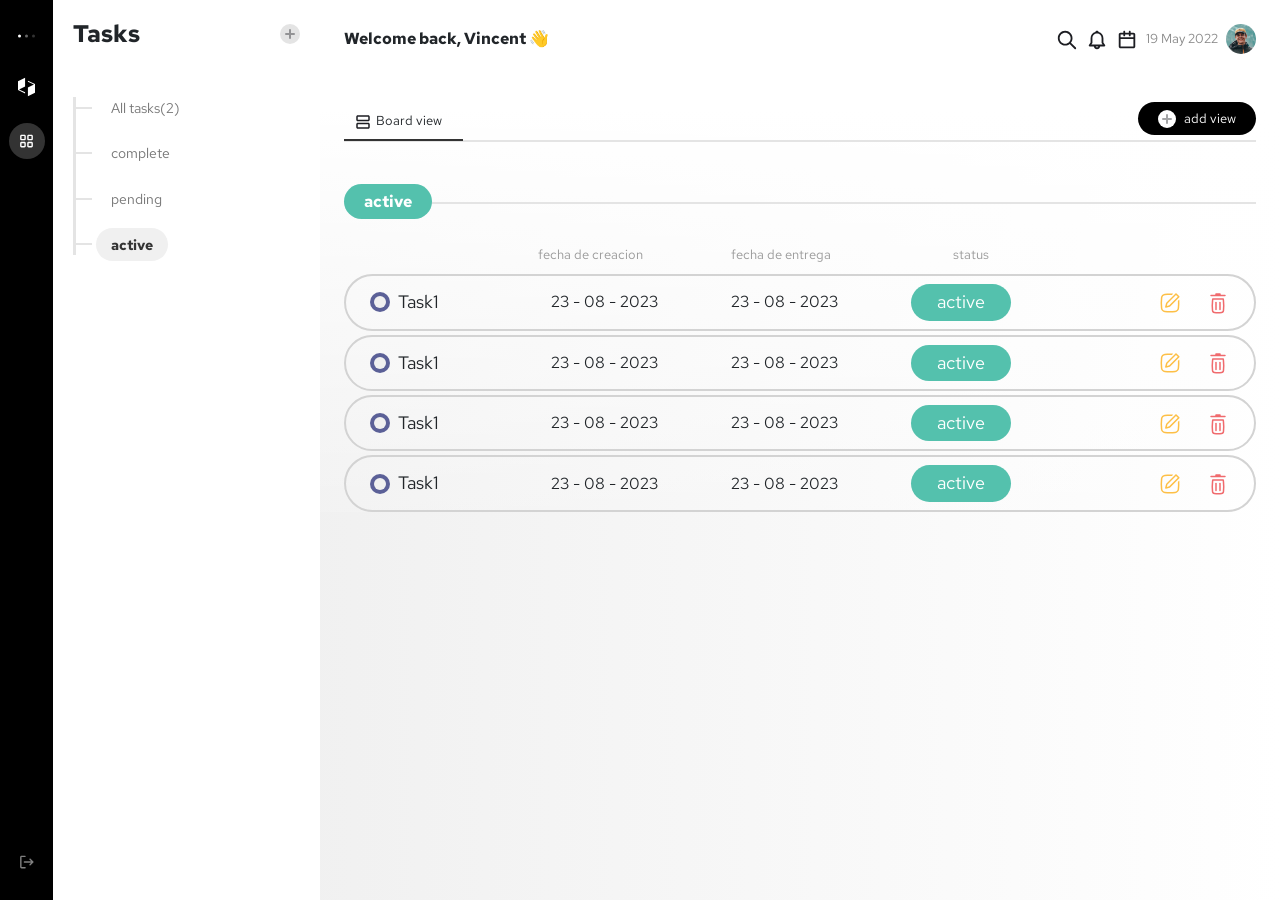
<file: active.html>
<!DOCTYPE html>
<html lang="en">
    <head>
        <meta charset="UTF-8" />
        <meta http-equiv="X-UA-Compatible" content="IE=edge" />
        <meta name="viewport" content="width=device-width, initial-scale=1.0" />
        <link
            rel="stylesheet"
            href="https://cdn.jsdelivr.net/npm/bootstrap-icons@1.11.3/font/bootstrap-icons.min.css"
        />

        <link
        rel="stylesheet"
        href="./assets/vendor/bootstrap/css/bootstrap.min.css"
        />

        <link rel="stylesheet" href="./assets/css/master.min.css">

        <title>Document</title>
    </head>
    <body>
        <div class="main-container">
            <div class="row g-0">
                <div class="col-lg-3">
                    <div class="sidebar-container d-none d-lg-block">
                        <div class="row g-0">
                            <div class="col-2">
                                <div class="sidebar-navbar d-flex flex-column justify-content-between align-items-center">
                                    <div class="d-flex flex-column align-items-center gap-3">
                                        <div class="svg-container">
                                            <svg width="34" height="6" viewBox="0 0 34 6" fill="none" xmlns="http://www.w3.org/2000/svg">
                                                <circle cx="31" cy="3" r="3" fill="white" fill-opacity="0.2"/>
                                                <circle cx="17" cy="3" r="3" fill="white" fill-opacity="0.4"/>
                                                <circle cx="3" cy="3" r="3" fill="white"/>
                                            </svg>
                                        </div>
                                        
                                        <div class="svg-container">
                                            <svg width="24" height="26" viewBox="0 0 24 26" fill="none" xmlns="http://www.w3.org/2000/svg">
                                                <path d="M24 8.88887L14 4V5.46663L22.5 9.62219L14 13.7777V26L24 21.1111V8.88887Z" fill="white"/>
                                                <path d="M0 17.1111L10 22V20.5334L1.49996 16.3778L10 12.2223V0L0 4.88888V17.1111Z" fill="white"/>
                                            </svg>
                                        </div>
                                        
                                        <div class="svg-container active">
                                            <svg width="22" height="22" viewBox="0 0 22 22" fill="none" xmlns="http://www.w3.org/2000/svg">
                                                <path d="M2.75 4.58333C2.75 3.57081 3.57081 2.75 4.58333 2.75H8.25C9.26252 2.75 10.0833 3.57081 10.0833 4.58333V8.25C10.0833 9.26252 9.26252 10.0833 8.25 10.0833H4.58333C3.57081 10.0833 2.75 9.26252 2.75 8.25V4.58333ZM8.25 4.58333H4.58333V8.25H8.25V4.58333ZM11.9167 4.58333C11.9167 3.57081 12.7375 2.75 13.75 2.75H17.4167C18.4292 2.75 19.25 3.57081 19.25 4.58333V8.25C19.25 9.26252 18.4292 10.0833 17.4167 10.0833H13.75C12.7375 10.0833 11.9167 9.26252 11.9167 8.25V4.58333ZM17.4167 4.58333H13.75V8.25H17.4167V4.58333ZM2.75 13.75C2.75 12.7375 3.57081 11.9167 4.58333 11.9167H8.25C9.26252 11.9167 10.0833 12.7375 10.0833 13.75V17.4167C10.0833 18.4292 9.26252 19.25 8.25 19.25H4.58333C3.57081 19.25 2.75 18.4292 2.75 17.4167V13.75ZM8.25 13.75H4.58333V17.4167H8.25V13.75ZM11.9167 13.75C11.9167 12.7375 12.7375 11.9167 13.75 11.9167H17.4167C18.4292 11.9167 19.25 12.7375 19.25 13.75V17.4167C19.25 18.4292 18.4292 19.25 17.4167 19.25H13.75C12.7375 19.25 11.9167 18.4292 11.9167 17.4167V13.75ZM17.4167 13.75H13.75V17.4167H17.4167V13.75Z" fill="white"/>
                                            </svg> 
                                        </div>                                       
                                    </div>
        
                                    <div class="svg-container">
                                        <svg width="22" height="22" viewBox="0 0 22 22" fill="none" xmlns="http://www.w3.org/2000/svg">
                                            <g opacity="0.5">
                                            <path fill-rule="evenodd" clip-rule="evenodd" d="M10.0833 18.3333C10.0833 17.8271 9.67293 17.4167 9.16667 17.4167H4.58333V4.58333H9.16667C9.67293 4.58333 10.0833 4.17293 10.0833 3.66667C10.0833 3.1604 9.67293 2.75 9.16667 2.75H4.58333C3.57081 2.75 2.75 3.57081 2.75 4.58333V17.4167C2.75 18.4292 3.57081 19.25 4.58333 19.25H9.16667C9.67293 19.25 10.0833 18.8396 10.0833 18.3333Z" fill="white"/>
                                            <path d="M19.9041 11.6422C19.9891 11.5557 20.0534 11.4565 20.0971 11.3509C20.1416 11.2436 20.1663 11.126 20.1667 11.0027L20.1667 11L20.1667 10.9973C20.166 10.7636 20.0765 10.5301 19.8982 10.3518L16.2315 6.68515C15.8735 6.32717 15.2931 6.32717 14.9352 6.68515C14.5772 7.04313 14.5772 7.62353 14.9352 7.98151L17.037 10.0833H8.25C7.74374 10.0833 7.33333 10.4937 7.33333 11C7.33333 11.5063 7.74374 11.9167 8.25 11.9167H17.037L14.9352 14.0185C14.5772 14.3765 14.5772 14.9569 14.9352 15.3148C15.2931 15.6728 15.8735 15.6728 16.2315 15.3148L19.8975 11.6488L19.9041 11.6422Z" fill="white"/>
                                            </g>
                                        </svg>                                    
                                    </div>
                                </div>
                            </div>

                            <div class="col-10">
                                <div class="sidebar-menu d-flex flex-column gap-5">
                                    <div class="d-flex justify-content-between align-items-center">
                                        <h1 class="fw-bold">Tasks</h1>
        
                                        <button class="plus-container" data-bs-toggle="modal" data-bs-target="#add">
                                            <svg width="10" height="10" viewBox="0 0 10 10" fill="none" xmlns="http://www.w3.org/2000/svg">
                                                <g opacity="0.4">
                                                <path d="M9 5L1 5" stroke="#1C1D22" stroke-width="2" stroke-linecap="round"/>
                                                <path d="M5 9L5 1" stroke="#1C1D22" stroke-width="2" stroke-linecap="round"/>
                                                </g>
                                            </svg>                                    
                                        </button>
                                    </div>

                                    <ul class="menu-items list-unstyled d-flex flex-column gap-4">
                                        <li class="menu-item">
                                            <a href="./index.html">All tasks(2)</a>
                                        </li>
                                        
                                        <li class="menu-item">
                                            <a href="./complete.html">complete</a>
                                        </li>

                                        <li class="menu-item">
                                            <a href="./pending.html">pending</a>
                                        </li>

                                        <li class="menu-item">
                                            <a class="active" href="./active.html">active</a>
                                        </li>
                                    </ul>
                                </div>
                            </div>
                        </div>
                    </div>
                </div>
    
                <div class="col-lg-9">
                    <div class="tasks-section">
                        <div class="tasks-header d-sm-flex justify-content-between align-items-center p-4 bg-white">
                            <p class="fw-bolder d-none d-lg-block my-auto">Welcome back, Vincent 👋</p>
                            
                            <nav class="navbar bg-white d-lg-none p-0 m-0">
                                <div class="container-fluid justify-content-start p-0 m-0">
                                  <button class="navbar-toggler border border-0 p-0 m-0" type="button" data-bs-toggle="offcanvas" data-bs-target="#offcanvasNavbar" aria-controls="offcanvasNavbar" aria-label="Toggle navigation">
                                    <span class="navbar-toggler-icon"></span>
                                  </button>

                                  <div class="offcanvas offcanvas-start" tabindex="-1" id="offcanvasNavbar" aria-labelledby="offcanvasNavbarLabel">
                                    <div class="sidebar-container">
                                        <div class="row g-0">
                                            <div class="col-2">
                                                <div class="sidebar-navbar d-flex flex-column justify-content-between align-items-center">
                                                    <div class="d-flex flex-column align-items-center gap-3">
                                                        <div class="svg-container">
                                                            <svg width="34" height="6" viewBox="0 0 34 6" fill="none" xmlns="http://www.w3.org/2000/svg">
                                                                <circle cx="31" cy="3" r="3" fill="white" fill-opacity="0.2"/>
                                                                <circle cx="17" cy="3" r="3" fill="white" fill-opacity="0.4"/>
                                                                <circle cx="3" cy="3" r="3" fill="white"/>
                                                            </svg>
                                                        </div>
                                                        
                                                        <div class="svg-container">
                                                            <svg width="24" height="26" viewBox="0 0 24 26" fill="none" xmlns="http://www.w3.org/2000/svg">
                                                                <path d="M24 8.88887L14 4V5.46663L22.5 9.62219L14 13.7777V26L24 21.1111V8.88887Z" fill="white"/>
                                                                <path d="M0 17.1111L10 22V20.5334L1.49996 16.3778L10 12.2223V0L0 4.88888V17.1111Z" fill="white"/>
                                                            </svg>
                                                        </div>
                                                        
                                                        <div class="svg-container active">
                                                            <svg width="22" height="22" viewBox="0 0 22 22" fill="none" xmlns="http://www.w3.org/2000/svg">
                                                                <path d="M2.75 4.58333C2.75 3.57081 3.57081 2.75 4.58333 2.75H8.25C9.26252 2.75 10.0833 3.57081 10.0833 4.58333V8.25C10.0833 9.26252 9.26252 10.0833 8.25 10.0833H4.58333C3.57081 10.0833 2.75 9.26252 2.75 8.25V4.58333ZM8.25 4.58333H4.58333V8.25H8.25V4.58333ZM11.9167 4.58333C11.9167 3.57081 12.7375 2.75 13.75 2.75H17.4167C18.4292 2.75 19.25 3.57081 19.25 4.58333V8.25C19.25 9.26252 18.4292 10.0833 17.4167 10.0833H13.75C12.7375 10.0833 11.9167 9.26252 11.9167 8.25V4.58333ZM17.4167 4.58333H13.75V8.25H17.4167V4.58333ZM2.75 13.75C2.75 12.7375 3.57081 11.9167 4.58333 11.9167H8.25C9.26252 11.9167 10.0833 12.7375 10.0833 13.75V17.4167C10.0833 18.4292 9.26252 19.25 8.25 19.25H4.58333C3.57081 19.25 2.75 18.4292 2.75 17.4167V13.75ZM8.25 13.75H4.58333V17.4167H8.25V13.75ZM11.9167 13.75C11.9167 12.7375 12.7375 11.9167 13.75 11.9167H17.4167C18.4292 11.9167 19.25 12.7375 19.25 13.75V17.4167C19.25 18.4292 18.4292 19.25 17.4167 19.25H13.75C12.7375 19.25 11.9167 18.4292 11.9167 17.4167V13.75ZM17.4167 13.75H13.75V17.4167H17.4167V13.75Z" fill="white"/>
                                                            </svg> 
                                                        </div>                                       
                                                    </div>
                        
                                                    <div class="svg-container">
                                                        <svg width="22" height="22" viewBox="0 0 22 22" fill="none" xmlns="http://www.w3.org/2000/svg">
                                                            <g opacity="0.5">
                                                            <path fill-rule="evenodd" clip-rule="evenodd" d="M10.0833 18.3333C10.0833 17.8271 9.67293 17.4167 9.16667 17.4167H4.58333V4.58333H9.16667C9.67293 4.58333 10.0833 4.17293 10.0833 3.66667C10.0833 3.1604 9.67293 2.75 9.16667 2.75H4.58333C3.57081 2.75 2.75 3.57081 2.75 4.58333V17.4167C2.75 18.4292 3.57081 19.25 4.58333 19.25H9.16667C9.67293 19.25 10.0833 18.8396 10.0833 18.3333Z" fill="white"/>
                                                            <path d="M19.9041 11.6422C19.9891 11.5557 20.0534 11.4565 20.0971 11.3509C20.1416 11.2436 20.1663 11.126 20.1667 11.0027L20.1667 11L20.1667 10.9973C20.166 10.7636 20.0765 10.5301 19.8982 10.3518L16.2315 6.68515C15.8735 6.32717 15.2931 6.32717 14.9352 6.68515C14.5772 7.04313 14.5772 7.62353 14.9352 7.98151L17.037 10.0833H8.25C7.74374 10.0833 7.33333 10.4937 7.33333 11C7.33333 11.5063 7.74374 11.9167 8.25 11.9167H17.037L14.9352 14.0185C14.5772 14.3765 14.5772 14.9569 14.9352 15.3148C15.2931 15.6728 15.8735 15.6728 16.2315 15.3148L19.8975 11.6488L19.9041 11.6422Z" fill="white"/>
                                                            </g>
                                                        </svg>                                    
                                                    </div>
                                                </div>
                                            </div>
                
                                            <div class="col-10">
                                                <div class="sidebar-menu d-flex flex-column">
                                                    <div class="d-flex justify-content-end align-items-center">
                                                        <button type="button" class="btn-close" data-bs-dismiss="offcanvas" aria-label="Close"></button>
                                                    </div>

                                                    <p class="fw-bolder my-4">Welcome back, Vincent 👋</p>

                                                    <div class="d-flex justify-content-between align-items-center mb-5">
                                                        <h1 class="fw-bold">Tasks</h1>
                        
                                                        <button class="plus-container" data-bs-toggle="modal" data-bs-target="#add">
                                                            <svg width="10" height="10" viewBox="0 0 10 10" fill="none" xmlns="http://www.w3.org/2000/svg">
                                                                <g opacity="0.4">
                                                                <path d="M9 5L1 5" stroke="#1C1D22" stroke-width="2" stroke-linecap="round"/>
                                                                <path d="M5 9L5 1" stroke="#1C1D22" stroke-width="2" stroke-linecap="round"/>
                                                                </g>
                                                            </svg>                                    
                                                        </button>
                                                    </div>
                
                                                    <ul class="menu-items list-unstyled d-flex flex-column gap-4">
                                                        <li class="menu-item">
                                                            <a href="./index.html">All tasks(2)</a>
                                                        </li>
                
                                                        <li class="menu-item">
                                                            <a href="./complete.html">complete</a>
                                                        </li>
                
                                                        <li class="menu-item">
                                                            <a href="./pending.html">pending</a>
                                                        </li>
                
                                                        <li class="menu-item">
                                                            <a class="active" href="./active.html">active</a>
                                                        </li>
                                                    </ul>
                                                </div>
                                            </div>
                                        </div>
                                    </div>
                                  </div>
                                </div>
                            </nav>



                            <div class="d-flex justify-content-end align-items-center gap-2">
                                <div>
                                    <svg width="22" height="22" viewBox="0 0 22 22" fill="none" xmlns="http://www.w3.org/2000/svg">
                                        <path d="M9.16671 3.66671C6.12914 3.66671 3.66671 6.12914 3.66671 9.16671C3.66671 12.2043 6.12914 14.6667 9.16671 14.6667C12.2043 14.6667 14.6667 12.2043 14.6667 9.16671C14.6667 6.12914 12.2043 3.66671 9.16671 3.66671ZM1.83337 9.16671C1.83337 5.11662 5.11662 1.83337 9.16671 1.83337C13.2168 1.83337 16.5 5.11662 16.5 9.16671C16.5 10.8614 15.9252 12.4218 14.9599 13.6635L19.8982 18.6019C20.2562 18.9598 20.2562 19.5402 19.8982 19.8982C19.5402 20.2562 18.9598 20.2562 18.6019 19.8982L13.6635 14.9599C12.4218 15.9252 10.8614 16.5 9.16671 16.5C5.11662 16.5 1.83337 13.2168 1.83337 9.16671Z" fill="#1C1D22"/>
                                    </svg>                                        
                                </div>

                                <div>
                                    <svg width="22" height="22" viewBox="0 0 22 22" fill="none" xmlns="http://www.w3.org/2000/svg">
                                        <path d="M9.30063 2.97748C9.57303 2.30652 10.2313 1.83337 11 1.83337C11.7687 1.83337 12.427 2.30652 12.6994 2.97748C15.4185 3.72236 17.4167 6.21119 17.4167 9.16671V13.4725L19.096 15.9916C19.2836 16.2729 19.3011 16.6345 19.1415 16.9326C18.982 17.2306 18.6714 17.4167 18.3333 17.4167H14.1758C13.9534 18.9715 12.6163 20.1667 11 20.1667C9.3837 20.1667 8.04656 18.9715 7.82416 17.4167H3.66667C3.32861 17.4167 3.01798 17.2306 2.85847 16.9326C2.69895 16.6345 2.71643 16.2729 2.90396 15.9916L4.58333 13.4725V9.16671C4.58333 6.21119 6.58151 3.72236 9.30063 2.97748ZM9.70324 17.4167C9.892 17.9508 10.4013 18.3334 11 18.3334C11.5987 18.3334 12.108 17.9508 12.2968 17.4167H9.70324ZM11 4.58337C8.4687 4.58337 6.41667 6.6354 6.41667 9.16671V13.75C6.41667 13.931 6.3631 14.1079 6.26271 14.2585L5.37948 15.5834H16.6205L15.7373 14.2585C15.6369 14.1079 15.5833 13.931 15.5833 13.75V9.16671C15.5833 6.6354 13.5313 4.58337 11 4.58337Z" fill="#1C1D22"/>
                                    </svg>                                        
                                </div>

                                <div>
                                    <svg width="22" height="22" viewBox="0 0 22 22" fill="none" xmlns="http://www.w3.org/2000/svg">
                                        <path d="M8.25 1.83337C8.75626 1.83337 9.16667 2.24378 9.16667 2.75004V3.66671H12.8333V2.75004C12.8333 2.24378 13.2437 1.83337 13.75 1.83337C14.2563 1.83337 14.6667 2.24378 14.6667 2.75004V3.66671H17.4167C18.4292 3.66671 19.25 4.48752 19.25 5.50004V17.4167C19.25 18.4292 18.4292 19.25 17.4167 19.25H4.58333C3.57081 19.25 2.75 18.4292 2.75 17.4167V5.50004C2.75 4.48752 3.57081 3.66671 4.58333 3.66671H7.33333V2.75004C7.33333 2.24378 7.74374 1.83337 8.25 1.83337ZM7.33333 5.50004H4.58333V8.25004H17.4167V5.50004H14.6667V6.41671C14.6667 6.92297 14.2563 7.33337 13.75 7.33337C13.2437 7.33337 12.8333 6.92297 12.8333 6.41671V5.50004H9.16667V6.41671C9.16667 6.92297 8.75626 7.33337 8.25 7.33337C7.74374 7.33337 7.33333 6.92297 7.33333 6.41671V5.50004ZM17.4167 10.0834H4.58333V17.4167H17.4167V10.0834Z" fill="#1C1D22"/>
                                    </svg>                                        
                                </div>

                                <p class="my-auto date-container">19 May 2022</p>

                                <div class="d-flex justify-content-end align-items-center profile-container">
                                    <img src="./public/images/png/Image.png" class="rounded rounded-5" alt="profile-image"/>
                                </div>
                            </div>
                        </div>
        
                        <div class="tasks-body">
                            <div class="p-4">
                                <div class="add-task d-flex justify-content-between align-items-center">
                                    <div class="view-container d-flex align-items-center gap-1">
                                        <div>
                                            <svg width="18" height="18" viewBox="0 0 18 18" fill="none" xmlns="http://www.w3.org/2000/svg">
                                                <path d="M14.25 2.25C15.0784 2.25 15.75 2.92157 15.75 3.75V6.75C15.75 7.57843 15.0784 8.25 14.25 8.25L3.75 8.25C2.92157 8.25 2.25 7.57843 2.25 6.75L2.25 3.75C2.25 2.92157 2.92157 2.25 3.75 2.25L14.25 2.25ZM14.25 6.75V3.75L3.75 3.75L3.75 6.75L14.25 6.75Z" fill="#1C1D22"/>
                                                <path d="M14.25 9.75C15.0784 9.75 15.75 10.4216 15.75 11.25V14.25C15.75 15.0784 15.0784 15.75 14.25 15.75H3.75C2.92157 15.75 2.25 15.0784 2.25 14.25L2.25 11.25C2.25 10.4216 2.92157 9.75 3.75 9.75L14.25 9.75ZM14.25 14.25V11.25L3.75 11.25L3.75 14.25H14.25Z" fill="#1C1D22"/>
                                            </svg>
                                        </div>                                        
                                        
                                        <span>Board view</span>
                                    </div>

                                    <div class="d-flex justify-content-between align-items-center gap-3">
                                        

                                        <div class="button-contianer d-flex align-items-center gap-2">
                                            <div class="plus-container">
                                                <svg width="10" height="10" viewBox="0 0 10 10" fill="none" xmlns="http://www.w3.org/2000/svg">
                                                    <g opacity="0.4">
                                                    <path d="M9 5L1 5" stroke="#1C1D22" stroke-width="2" stroke-linecap="round"/>
                                                    <path d="M5 9L5 1" stroke="#1C1D22" stroke-width="2" stroke-linecap="round"/>
                                                    </g>
                                                </svg>                                    
                                            </div>
        
                                            <button>add view</button>
                                        </div>
                                    </div>
                                </div>
                            </div>
                            
        
                            <div class="tasks-body-header m-4">
                                <span class="active-task">active</span>
                            </div>
        
                            <div class="task-list text-center d-flex flex-column gap-1">
                                <div class="header d-none d-sm-block my-1 mx-4">
                                    <div class="row m-0 p-0">
                                    <div class="col-2"><span></span></div>
                                    <div class="col"><span>fecha de creacion</span></div>
                                    <div class="col"><span>fecha de entrega</span></div>
                                    <div class="col"><span>status</span></div>
                                    <div class="col"><span></span></div>
                                    </div>
                                </div>

                                <div class="task-card mx-4 px-3 px-sm-4">
                                    <div class="row m-0 p-0 align-items-center g-3 g-sm-0">
                                        <div class="col-6 col-sm-2 order-1 order-sm-1">
                                            <div class="d-flex align-items-center gap-2">
                                                <label class="circle-box"></label>
                                                <p class="my-auto">Task1</p>
                                            </div>
                                        </div>
    
                                        <div class="col-12 col-sm order-3 order-sm-2">
                                            <div class="d-flex justify-content-between justify-content-sm-center gap-1">
                                                <div>
                                                    <span class="d-sm-none">fecha de creacion:</span>
                                                </div>
                                                <div>
                                                    <span>23</span>
                                                    <span>-</span>
                                                    <span>08</span>
                                                    <span>-</span>
                                                    <span>2023</span>
                                                </div>
                                            </div>
                                        </div>
    
                                        <div class="col-12 col-sm order-4 order-sm-3">
                                            <div class="d-flex justify-content-between justify-content-sm-center gap-1">
                                                <div>
                                                    <span class="d-sm-none">fecha de entrega:</span>
                                                </div>
                                                <div>
                                                    <span>23</span>
                                                    <span>-</span>
                                                    <span>08</span>
                                                    <span>-</span>
                                                    <span>2023</span>
                                                </div>
                                            </div>
                                        </div>
    
                                        <div class="col-6 col-sm order-2 order-sm-4">
                                            <div class="d-flex justify-content-end justify-content-sm-center align-items-center">
                                                <p class="active-task my-auto">active</p>
                                            </div>
                                        </div>
    
                                        <div class="col-12 col-sm order-5">
                                            <div class="d-flex justify-content-center justify-content-sm-end align-items-center gap-4">
                                                <button data-bs-toggle="modal" data-bs-target="#edit">
                                                    <svg width="24" height="24" viewBox="0 0 24 24" fill="none" xmlns="http://www.w3.org/2000/svg">
                                                        <path fill-rule="evenodd" clip-rule="evenodd" d="M21.4549 5.41575C21.6471 5.70687 21.615 6.10248 21.3588 6.35876L12.1664 15.5511C12.0721 15.6454 11.9545 15.7128 11.8256 15.7465L7.99716 16.7465C7.87229 16.7791 7.74358 16.7784 7.62265 16.7476C7.49408 16.7149 7.37431 16.6482 7.27729 16.5511C7.08902 16.3629 7.01468 16.0889 7.08197 15.8313L8.08197 12.0028C8.11144 11.89 8.16673 11.7786 8.24322 11.6912L17.4697 2.46967C17.5504 2.38891 17.6477 2.32846 17.7536 2.29163C17.8321 2.26432 17.9153 2.25 18 2.25C18.1989 2.25 18.3897 2.32902 18.5303 2.46967L21.3588 5.2981C21.3954 5.33471 21.4274 5.37416 21.4549 5.41575ZM19.7678 5.82843L18 4.06066L9.48184 12.5788L8.85685 14.9716L11.2496 14.3466L19.7678 5.82843Z" fill="#FDBF46"/>
                                                        <path d="M19.6414 17.1603C19.9148 14.8227 20.0018 12.4688 19.9023 10.1208C19.8976 10.0084 19.9399 9.89898 20.0194 9.81942L21.0027 8.83609C21.1236 8.71519 21.3302 8.79194 21.3415 8.96254C21.5265 11.7522 21.4564 14.5545 21.1312 17.3346C20.8946 19.3571 19.2703 20.9421 17.2583 21.167C13.7917 21.5544 10.2083 21.5544 6.74177 21.167C4.72971 20.9421 3.10538 19.3571 2.86883 17.3346C2.45429 13.7903 2.45429 10.2097 2.86883 6.66543C3.10538 4.6429 4.72971 3.05789 6.74177 2.83301C9.37152 2.5391 12.0685 2.46815 14.7306 2.62016C14.9022 2.62996 14.9804 2.83757 14.8589 2.95909L13.8664 3.95165C13.7877 4.03034 13.6798 4.07261 13.5685 4.06885C11.3421 3.99376 9.10055 4.07872 6.90838 4.32373C5.57827 4.47239 4.51278 5.522 4.35867 6.83968C3.95767 10.2682 3.95767 13.7318 4.35867 17.1603C4.51278 18.478 5.57827 19.5276 6.90838 19.6763C10.2642 20.0513 13.7358 20.0513 17.0916 19.6763C18.4218 19.5276 19.4872 18.478 19.6414 17.1603Z" fill="#FDBF46"/>
                                                    </svg>                                                
                                                </button>
        
                                                <button data-bs-toggle="modal" data-bs-target="#delete">
                                                    <svg width="24" height="24" viewBox="0 0 24 24" fill="none" xmlns="http://www.w3.org/2000/svg">
                                                        <path d="M10 2.25C9.58579 2.25 9.25 2.58579 9.25 3V3.75H5C4.58579 3.75 4.25 4.08579 4.25 4.5C4.25 4.91421 4.58579 5.25 5 5.25H19C19.4142 5.25 19.75 4.91421 19.75 4.5C19.75 4.08579 19.4142 3.75 19 3.75H14.75V3C14.75 2.58579 14.4142 2.25 14 2.25H10Z" fill="#F06A6D"/>
                                                        <path d="M10 10.65C10.4142 10.65 10.75 10.9858 10.75 11.4L10.75 18.4C10.75 18.8142 10.4142 19.15 10 19.15C9.58579 19.15 9.25 18.8142 9.25 18.4L9.25 11.4C9.25 10.9858 9.58579 10.65 10 10.65Z" fill="#F06A6D"/>
                                                        <path d="M14.75 11.4C14.75 10.9858 14.4142 10.65 14 10.65C13.5858 10.65 13.25 10.9858 13.25 11.4V18.4C13.25 18.8142 13.5858 19.15 14 19.15C14.4142 19.15 14.75 18.8142 14.75 18.4V11.4Z" fill="#F06A6D"/>
                                                        <path fill-rule="evenodd" clip-rule="evenodd" d="M5.99142 7.91718C6.03363 7.53735 6.35468 7.25 6.73684 7.25H17.2632C17.6453 7.25 17.9664 7.53735 18.0086 7.91718L18.2087 9.71852C18.5715 12.9838 18.5715 16.2793 18.2087 19.5446L18.189 19.722C18.045 21.0181 17.0404 22.0517 15.7489 22.2325C13.2618 22.5807 10.7382 22.5807 8.25108 22.2325C6.95954 22.0517 5.955 21.0181 5.81098 19.722L5.79128 19.5446C5.42846 16.2793 5.42846 12.9838 5.79128 9.71852L5.99142 7.91718ZM7.40812 8.75L7.2821 9.88417C6.93152 13.0394 6.93152 16.2238 7.2821 19.379L7.3018 19.5563C7.37011 20.171 7.84652 20.6612 8.45905 20.747C10.8082 21.0758 13.1918 21.0758 15.5409 20.747C16.1535 20.6612 16.6299 20.171 16.6982 19.5563L16.7179 19.379C17.0685 16.2238 17.0685 13.0394 16.7179 9.88417L16.5919 8.75H7.40812Z" fill="#F06A6D"/>
                                                    </svg>                                                
                                                </button>
                                            </div>
                                        </div>
                                    </div>
                                </div>

                                <div class="task-card mx-4 px-3 px-sm-4">
                                    <div class="row m-0 p-0 align-items-center g-3 g-sm-0">
                                        <div class="col-6 col-sm-2 order-1 order-sm-1">
                                            <div class="d-flex align-items-center gap-2">
                                                <label class="circle-box"></label>
                                                <p class="my-auto">Task1</p>
                                            </div>
                                        </div>
    
                                        <div class="col-12 col-sm order-3 order-sm-2">
                                            <div class="d-flex justify-content-between justify-content-sm-center gap-1">
                                                <div>
                                                    <span class="d-sm-none">fecha de creacion:</span>
                                                </div>
                                                <div>
                                                    <span>23</span>
                                                    <span>-</span>
                                                    <span>08</span>
                                                    <span>-</span>
                                                    <span>2023</span>
                                                </div>
                                            </div>
                                        </div>
    
                                        <div class="col-12 col-sm order-4 order-sm-3">
                                            <div class="d-flex justify-content-between justify-content-sm-center gap-1">
                                                <div>
                                                    <span class="d-sm-none">fecha de entrega:</span>
                                                </div>
                                                <div>
                                                    <span>23</span>
                                                    <span>-</span>
                                                    <span>08</span>
                                                    <span>-</span>
                                                    <span>2023</span>
                                                </div>
                                            </div>
                                        </div>
    
                                        <div class="col-6 col-sm order-2 order-sm-4">
                                            <div class="d-flex justify-content-end justify-content-sm-center align-items-center">
                                                <p class="active-task my-auto">active</p>
                                            </div>
                                        </div>
    
                                        <div class="col-12 col-sm order-5">
                                            <div class="d-flex justify-content-center justify-content-sm-end align-items-center gap-4">
                                                <button data-bs-toggle="modal" data-bs-target="#edit">
                                                    <svg width="24" height="24" viewBox="0 0 24 24" fill="none" xmlns="http://www.w3.org/2000/svg">
                                                        <path fill-rule="evenodd" clip-rule="evenodd" d="M21.4549 5.41575C21.6471 5.70687 21.615 6.10248 21.3588 6.35876L12.1664 15.5511C12.0721 15.6454 11.9545 15.7128 11.8256 15.7465L7.99716 16.7465C7.87229 16.7791 7.74358 16.7784 7.62265 16.7476C7.49408 16.7149 7.37431 16.6482 7.27729 16.5511C7.08902 16.3629 7.01468 16.0889 7.08197 15.8313L8.08197 12.0028C8.11144 11.89 8.16673 11.7786 8.24322 11.6912L17.4697 2.46967C17.5504 2.38891 17.6477 2.32846 17.7536 2.29163C17.8321 2.26432 17.9153 2.25 18 2.25C18.1989 2.25 18.3897 2.32902 18.5303 2.46967L21.3588 5.2981C21.3954 5.33471 21.4274 5.37416 21.4549 5.41575ZM19.7678 5.82843L18 4.06066L9.48184 12.5788L8.85685 14.9716L11.2496 14.3466L19.7678 5.82843Z" fill="#FDBF46"/>
                                                        <path d="M19.6414 17.1603C19.9148 14.8227 20.0018 12.4688 19.9023 10.1208C19.8976 10.0084 19.9399 9.89898 20.0194 9.81942L21.0027 8.83609C21.1236 8.71519 21.3302 8.79194 21.3415 8.96254C21.5265 11.7522 21.4564 14.5545 21.1312 17.3346C20.8946 19.3571 19.2703 20.9421 17.2583 21.167C13.7917 21.5544 10.2083 21.5544 6.74177 21.167C4.72971 20.9421 3.10538 19.3571 2.86883 17.3346C2.45429 13.7903 2.45429 10.2097 2.86883 6.66543C3.10538 4.6429 4.72971 3.05789 6.74177 2.83301C9.37152 2.5391 12.0685 2.46815 14.7306 2.62016C14.9022 2.62996 14.9804 2.83757 14.8589 2.95909L13.8664 3.95165C13.7877 4.03034 13.6798 4.07261 13.5685 4.06885C11.3421 3.99376 9.10055 4.07872 6.90838 4.32373C5.57827 4.47239 4.51278 5.522 4.35867 6.83968C3.95767 10.2682 3.95767 13.7318 4.35867 17.1603C4.51278 18.478 5.57827 19.5276 6.90838 19.6763C10.2642 20.0513 13.7358 20.0513 17.0916 19.6763C18.4218 19.5276 19.4872 18.478 19.6414 17.1603Z" fill="#FDBF46"/>
                                                    </svg>                                                
                                                </button>
        
                                                <button data-bs-toggle="modal" data-bs-target="#delete">
                                                    <svg width="24" height="24" viewBox="0 0 24 24" fill="none" xmlns="http://www.w3.org/2000/svg">
                                                        <path d="M10 2.25C9.58579 2.25 9.25 2.58579 9.25 3V3.75H5C4.58579 3.75 4.25 4.08579 4.25 4.5C4.25 4.91421 4.58579 5.25 5 5.25H19C19.4142 5.25 19.75 4.91421 19.75 4.5C19.75 4.08579 19.4142 3.75 19 3.75H14.75V3C14.75 2.58579 14.4142 2.25 14 2.25H10Z" fill="#F06A6D"/>
                                                        <path d="M10 10.65C10.4142 10.65 10.75 10.9858 10.75 11.4L10.75 18.4C10.75 18.8142 10.4142 19.15 10 19.15C9.58579 19.15 9.25 18.8142 9.25 18.4L9.25 11.4C9.25 10.9858 9.58579 10.65 10 10.65Z" fill="#F06A6D"/>
                                                        <path d="M14.75 11.4C14.75 10.9858 14.4142 10.65 14 10.65C13.5858 10.65 13.25 10.9858 13.25 11.4V18.4C13.25 18.8142 13.5858 19.15 14 19.15C14.4142 19.15 14.75 18.8142 14.75 18.4V11.4Z" fill="#F06A6D"/>
                                                        <path fill-rule="evenodd" clip-rule="evenodd" d="M5.99142 7.91718C6.03363 7.53735 6.35468 7.25 6.73684 7.25H17.2632C17.6453 7.25 17.9664 7.53735 18.0086 7.91718L18.2087 9.71852C18.5715 12.9838 18.5715 16.2793 18.2087 19.5446L18.189 19.722C18.045 21.0181 17.0404 22.0517 15.7489 22.2325C13.2618 22.5807 10.7382 22.5807 8.25108 22.2325C6.95954 22.0517 5.955 21.0181 5.81098 19.722L5.79128 19.5446C5.42846 16.2793 5.42846 12.9838 5.79128 9.71852L5.99142 7.91718ZM7.40812 8.75L7.2821 9.88417C6.93152 13.0394 6.93152 16.2238 7.2821 19.379L7.3018 19.5563C7.37011 20.171 7.84652 20.6612 8.45905 20.747C10.8082 21.0758 13.1918 21.0758 15.5409 20.747C16.1535 20.6612 16.6299 20.171 16.6982 19.5563L16.7179 19.379C17.0685 16.2238 17.0685 13.0394 16.7179 9.88417L16.5919 8.75H7.40812Z" fill="#F06A6D"/>
                                                    </svg>                                                
                                                </button>
                                            </div>
                                        </div>
                                    </div>
                                </div>

                                <div class="task-card mx-4 px-3 px-sm-4">
                                    <div class="row m-0 p-0 align-items-center g-3 g-sm-0">
                                        <div class="col-6 col-sm-2 order-1 order-sm-1">
                                            <div class="d-flex align-items-center gap-2">
                                                <label class="circle-box"></label>
                                                <p class="my-auto">Task1</p>
                                            </div>
                                        </div>
    
                                        <div class="col-12 col-sm order-3 order-sm-2">
                                            <div class="d-flex justify-content-between justify-content-sm-center gap-1">
                                                <div>
                                                    <span class="d-sm-none">fecha de creacion:</span>
                                                </div>
                                                <div>
                                                    <span>23</span>
                                                    <span>-</span>
                                                    <span>08</span>
                                                    <span>-</span>
                                                    <span>2023</span>
                                                </div>
                                            </div>
                                        </div>
    
                                        <div class="col-12 col-sm order-4 order-sm-3">
                                            <div class="d-flex justify-content-between justify-content-sm-center gap-1">
                                                <div>
                                                    <span class="d-sm-none">fecha de entrega:</span>
                                                </div>
                                                <div>
                                                    <span>23</span>
                                                    <span>-</span>
                                                    <span>08</span>
                                                    <span>-</span>
                                                    <span>2023</span>
                                                </div>
                                            </div>
                                        </div>
    
                                        <div class="col-6 col-sm order-2 order-sm-4">
                                            <div class="d-flex justify-content-end justify-content-sm-center align-items-center">
                                                <p class="active-task my-auto">active</p>
                                            </div>
                                        </div>
    
                                        <div class="col-12 col-sm order-5">
                                            <div class="d-flex justify-content-center justify-content-sm-end align-items-center gap-4">
                                                <button data-bs-toggle="modal" data-bs-target="#edit">
                                                    <svg width="24" height="24" viewBox="0 0 24 24" fill="none" xmlns="http://www.w3.org/2000/svg">
                                                        <path fill-rule="evenodd" clip-rule="evenodd" d="M21.4549 5.41575C21.6471 5.70687 21.615 6.10248 21.3588 6.35876L12.1664 15.5511C12.0721 15.6454 11.9545 15.7128 11.8256 15.7465L7.99716 16.7465C7.87229 16.7791 7.74358 16.7784 7.62265 16.7476C7.49408 16.7149 7.37431 16.6482 7.27729 16.5511C7.08902 16.3629 7.01468 16.0889 7.08197 15.8313L8.08197 12.0028C8.11144 11.89 8.16673 11.7786 8.24322 11.6912L17.4697 2.46967C17.5504 2.38891 17.6477 2.32846 17.7536 2.29163C17.8321 2.26432 17.9153 2.25 18 2.25C18.1989 2.25 18.3897 2.32902 18.5303 2.46967L21.3588 5.2981C21.3954 5.33471 21.4274 5.37416 21.4549 5.41575ZM19.7678 5.82843L18 4.06066L9.48184 12.5788L8.85685 14.9716L11.2496 14.3466L19.7678 5.82843Z" fill="#FDBF46"/>
                                                        <path d="M19.6414 17.1603C19.9148 14.8227 20.0018 12.4688 19.9023 10.1208C19.8976 10.0084 19.9399 9.89898 20.0194 9.81942L21.0027 8.83609C21.1236 8.71519 21.3302 8.79194 21.3415 8.96254C21.5265 11.7522 21.4564 14.5545 21.1312 17.3346C20.8946 19.3571 19.2703 20.9421 17.2583 21.167C13.7917 21.5544 10.2083 21.5544 6.74177 21.167C4.72971 20.9421 3.10538 19.3571 2.86883 17.3346C2.45429 13.7903 2.45429 10.2097 2.86883 6.66543C3.10538 4.6429 4.72971 3.05789 6.74177 2.83301C9.37152 2.5391 12.0685 2.46815 14.7306 2.62016C14.9022 2.62996 14.9804 2.83757 14.8589 2.95909L13.8664 3.95165C13.7877 4.03034 13.6798 4.07261 13.5685 4.06885C11.3421 3.99376 9.10055 4.07872 6.90838 4.32373C5.57827 4.47239 4.51278 5.522 4.35867 6.83968C3.95767 10.2682 3.95767 13.7318 4.35867 17.1603C4.51278 18.478 5.57827 19.5276 6.90838 19.6763C10.2642 20.0513 13.7358 20.0513 17.0916 19.6763C18.4218 19.5276 19.4872 18.478 19.6414 17.1603Z" fill="#FDBF46"/>
                                                    </svg>                                                
                                                </button>
        
                                                <button data-bs-toggle="modal" data-bs-target="#delete">
                                                    <svg width="24" height="24" viewBox="0 0 24 24" fill="none" xmlns="http://www.w3.org/2000/svg">
                                                        <path d="M10 2.25C9.58579 2.25 9.25 2.58579 9.25 3V3.75H5C4.58579 3.75 4.25 4.08579 4.25 4.5C4.25 4.91421 4.58579 5.25 5 5.25H19C19.4142 5.25 19.75 4.91421 19.75 4.5C19.75 4.08579 19.4142 3.75 19 3.75H14.75V3C14.75 2.58579 14.4142 2.25 14 2.25H10Z" fill="#F06A6D"/>
                                                        <path d="M10 10.65C10.4142 10.65 10.75 10.9858 10.75 11.4L10.75 18.4C10.75 18.8142 10.4142 19.15 10 19.15C9.58579 19.15 9.25 18.8142 9.25 18.4L9.25 11.4C9.25 10.9858 9.58579 10.65 10 10.65Z" fill="#F06A6D"/>
                                                        <path d="M14.75 11.4C14.75 10.9858 14.4142 10.65 14 10.65C13.5858 10.65 13.25 10.9858 13.25 11.4V18.4C13.25 18.8142 13.5858 19.15 14 19.15C14.4142 19.15 14.75 18.8142 14.75 18.4V11.4Z" fill="#F06A6D"/>
                                                        <path fill-rule="evenodd" clip-rule="evenodd" d="M5.99142 7.91718C6.03363 7.53735 6.35468 7.25 6.73684 7.25H17.2632C17.6453 7.25 17.9664 7.53735 18.0086 7.91718L18.2087 9.71852C18.5715 12.9838 18.5715 16.2793 18.2087 19.5446L18.189 19.722C18.045 21.0181 17.0404 22.0517 15.7489 22.2325C13.2618 22.5807 10.7382 22.5807 8.25108 22.2325C6.95954 22.0517 5.955 21.0181 5.81098 19.722L5.79128 19.5446C5.42846 16.2793 5.42846 12.9838 5.79128 9.71852L5.99142 7.91718ZM7.40812 8.75L7.2821 9.88417C6.93152 13.0394 6.93152 16.2238 7.2821 19.379L7.3018 19.5563C7.37011 20.171 7.84652 20.6612 8.45905 20.747C10.8082 21.0758 13.1918 21.0758 15.5409 20.747C16.1535 20.6612 16.6299 20.171 16.6982 19.5563L16.7179 19.379C17.0685 16.2238 17.0685 13.0394 16.7179 9.88417L16.5919 8.75H7.40812Z" fill="#F06A6D"/>
                                                    </svg>                                                
                                                </button>
                                            </div>
                                        </div>
                                    </div>
                                </div>

                                <div class="task-card mx-4 px-3 px-sm-4">
                                    <div class="row m-0 p-0 align-items-center g-3 g-sm-0">
                                        <div class="col-6 col-sm-2 order-1 order-sm-1">
                                            <div class="d-flex align-items-center gap-2">
                                                <label class="circle-box"></label>
                                                <p class="my-auto">Task1</p>
                                            </div>
                                        </div>
    
                                        <div class="col-12 col-sm order-3 order-sm-2">
                                            <div class="d-flex justify-content-between justify-content-sm-center gap-1">
                                                <div>
                                                    <span class="d-sm-none">fecha de creacion:</span>
                                                </div>
                                                <div>
                                                    <span>23</span>
                                                    <span>-</span>
                                                    <span>08</span>
                                                    <span>-</span>
                                                    <span>2023</span>
                                                </div>
                                            </div>
                                        </div>
    
                                        <div class="col-12 col-sm order-4 order-sm-3">
                                            <div class="d-flex justify-content-between justify-content-sm-center gap-1">
                                                <div>
                                                    <span class="d-sm-none">fecha de entrega:</span>
                                                </div>
                                                <div>
                                                    <span>23</span>
                                                    <span>-</span>
                                                    <span>08</span>
                                                    <span>-</span>
                                                    <span>2023</span>
                                                </div>
                                            </div>
                                        </div>
    
                                        <div class="col-6 col-sm order-2 order-sm-4">
                                            <div class="d-flex justify-content-end justify-content-sm-center align-items-center">
                                                <p class="active-task my-auto">active</p>
                                            </div>
                                        </div>
    
                                        <div class="col-12 col-sm order-5">
                                            <div class="d-flex justify-content-center justify-content-sm-end align-items-center gap-4">
                                                <button data-bs-toggle="modal" data-bs-target="#edit">
                                                    <svg width="24" height="24" viewBox="0 0 24 24" fill="none" xmlns="http://www.w3.org/2000/svg">
                                                        <path fill-rule="evenodd" clip-rule="evenodd" d="M21.4549 5.41575C21.6471 5.70687 21.615 6.10248 21.3588 6.35876L12.1664 15.5511C12.0721 15.6454 11.9545 15.7128 11.8256 15.7465L7.99716 16.7465C7.87229 16.7791 7.74358 16.7784 7.62265 16.7476C7.49408 16.7149 7.37431 16.6482 7.27729 16.5511C7.08902 16.3629 7.01468 16.0889 7.08197 15.8313L8.08197 12.0028C8.11144 11.89 8.16673 11.7786 8.24322 11.6912L17.4697 2.46967C17.5504 2.38891 17.6477 2.32846 17.7536 2.29163C17.8321 2.26432 17.9153 2.25 18 2.25C18.1989 2.25 18.3897 2.32902 18.5303 2.46967L21.3588 5.2981C21.3954 5.33471 21.4274 5.37416 21.4549 5.41575ZM19.7678 5.82843L18 4.06066L9.48184 12.5788L8.85685 14.9716L11.2496 14.3466L19.7678 5.82843Z" fill="#FDBF46"/>
                                                        <path d="M19.6414 17.1603C19.9148 14.8227 20.0018 12.4688 19.9023 10.1208C19.8976 10.0084 19.9399 9.89898 20.0194 9.81942L21.0027 8.83609C21.1236 8.71519 21.3302 8.79194 21.3415 8.96254C21.5265 11.7522 21.4564 14.5545 21.1312 17.3346C20.8946 19.3571 19.2703 20.9421 17.2583 21.167C13.7917 21.5544 10.2083 21.5544 6.74177 21.167C4.72971 20.9421 3.10538 19.3571 2.86883 17.3346C2.45429 13.7903 2.45429 10.2097 2.86883 6.66543C3.10538 4.6429 4.72971 3.05789 6.74177 2.83301C9.37152 2.5391 12.0685 2.46815 14.7306 2.62016C14.9022 2.62996 14.9804 2.83757 14.8589 2.95909L13.8664 3.95165C13.7877 4.03034 13.6798 4.07261 13.5685 4.06885C11.3421 3.99376 9.10055 4.07872 6.90838 4.32373C5.57827 4.47239 4.51278 5.522 4.35867 6.83968C3.95767 10.2682 3.95767 13.7318 4.35867 17.1603C4.51278 18.478 5.57827 19.5276 6.90838 19.6763C10.2642 20.0513 13.7358 20.0513 17.0916 19.6763C18.4218 19.5276 19.4872 18.478 19.6414 17.1603Z" fill="#FDBF46"/>
                                                    </svg>                                                
                                                </button>
        
                                                <button data-bs-toggle="modal" data-bs-target="#delete">
                                                    <svg width="24" height="24" viewBox="0 0 24 24" fill="none" xmlns="http://www.w3.org/2000/svg">
                                                        <path d="M10 2.25C9.58579 2.25 9.25 2.58579 9.25 3V3.75H5C4.58579 3.75 4.25 4.08579 4.25 4.5C4.25 4.91421 4.58579 5.25 5 5.25H19C19.4142 5.25 19.75 4.91421 19.75 4.5C19.75 4.08579 19.4142 3.75 19 3.75H14.75V3C14.75 2.58579 14.4142 2.25 14 2.25H10Z" fill="#F06A6D"/>
                                                        <path d="M10 10.65C10.4142 10.65 10.75 10.9858 10.75 11.4L10.75 18.4C10.75 18.8142 10.4142 19.15 10 19.15C9.58579 19.15 9.25 18.8142 9.25 18.4L9.25 11.4C9.25 10.9858 9.58579 10.65 10 10.65Z" fill="#F06A6D"/>
                                                        <path d="M14.75 11.4C14.75 10.9858 14.4142 10.65 14 10.65C13.5858 10.65 13.25 10.9858 13.25 11.4V18.4C13.25 18.8142 13.5858 19.15 14 19.15C14.4142 19.15 14.75 18.8142 14.75 18.4V11.4Z" fill="#F06A6D"/>
                                                        <path fill-rule="evenodd" clip-rule="evenodd" d="M5.99142 7.91718C6.03363 7.53735 6.35468 7.25 6.73684 7.25H17.2632C17.6453 7.25 17.9664 7.53735 18.0086 7.91718L18.2087 9.71852C18.5715 12.9838 18.5715 16.2793 18.2087 19.5446L18.189 19.722C18.045 21.0181 17.0404 22.0517 15.7489 22.2325C13.2618 22.5807 10.7382 22.5807 8.25108 22.2325C6.95954 22.0517 5.955 21.0181 5.81098 19.722L5.79128 19.5446C5.42846 16.2793 5.42846 12.9838 5.79128 9.71852L5.99142 7.91718ZM7.40812 8.75L7.2821 9.88417C6.93152 13.0394 6.93152 16.2238 7.2821 19.379L7.3018 19.5563C7.37011 20.171 7.84652 20.6612 8.45905 20.747C10.8082 21.0758 13.1918 21.0758 15.5409 20.747C16.1535 20.6612 16.6299 20.171 16.6982 19.5563L16.7179 19.379C17.0685 16.2238 17.0685 13.0394 16.7179 9.88417L16.5919 8.75H7.40812Z" fill="#F06A6D"/>
                                                    </svg>                                                
                                                </button>
                                            </div>
                                        </div>
                                    </div>
                                </div>
                            </div>
                        </div>
                    </div>
                </div>
            </div>
        </div>

        <!-- edit Modal -->
        <div class="modal fade" id="edit" tabindex="-1" aria-labelledby="exampleModalLabel" aria-hidden="true">
            <div class="modal-dialog">
            <div class="modal-content p-3">
                <div class="modal-header">
                <h1 class="modal-title fs-5 fw-bold" id="exampleModalLabel">edit task</h1>
                <button type="button" class="btn-close" data-bs-dismiss="modal" aria-label="Close"></button>
                </div>
                <div class="modal-body">
                    <form>
                        <div class="d-flex flex-column gap-3">
                            <div class="d-grid">
                                <label for="task_name">task name</label>
                                <input id="task_name" class="bg-gray-100 border border-0 round rounded-2 py-1 px-2">
                            </div>
    
                            <div class="d-grid">
                                <label for="start_time">start time</label>
                                <input id="start_time" class="bg-gray-100 border border-0 round rounded-2 py-1 px-2">
                            </div>
    
                            <div class="d-grid">
                                <label for="end_time">end time</label>
                                <input id="end_time" class="bg-gray-100 border border-0 round rounded-2 py-1 px-2">
                            </div>
    
                            <div class="d-flex justify-content-end mt-4 gap-3">
                                <button type="button" class="btn bg-gray-100" data-bs-dismiss="modal">discard</button>
                                <button type="button" class="btn btn-primary">Save</button>
                            </div>
                        </div>
                    </form>
                </div>
            </div>
            </div>
        </div>

        <!-- delete Modal -->
        <div class="modal fade" id="delete" tabindex="-1" aria-labelledby="exampleModalLabel" aria-hidden="true">
            <div class="modal-dialog">
            <div class="modal-content">
                <div class="modal-header">
                <h1 class="modal-title fs-5" id="exampleModalLabel">delete task</h1>
                <button type="button" class="btn-close" data-bs-dismiss="modal" aria-label="Close"></button>
                </div>
                <div class="modal-body">
                    Do you want to delete this task?
                </div>
                <div class="modal-footer">
                <button type="button" class="btn bg-gray-100" data-bs-dismiss="modal">discard</button>
                <button type="button" class="btn btn-danger">delete</button>
                </div>
            </div>
            </div>
        </div>

        <!-- add Modal -->
        <div class="modal fade" id="add" tabindex="-1" aria-labelledby="exampleModalLabel" aria-hidden="true">
            <div class="modal-dialog">
            <div class="modal-content p-3">
                <div class="modal-header">
                <h1 class="modal-title fs-5 fw-bold" id="exampleModalLabel">add task</h1>
                <button type="button" class="btn-close" data-bs-dismiss="modal" aria-label="Close"></button>
                </div>
                <div class="modal-body">
                    <form>
                        <div class="d-flex flex-column gap-3">
                            <div class="d-grid">
                                <label for="task_name">task name</label>
                                <input id="task_name" class="bg-gray-100 border border-0 round rounded-2 py-1 px-2">
                            </div>
    
                            <div class="d-grid">
                                <label for="start_time">start time</label>
                                <input id="start_time" class="bg-gray-100 border border-0 round rounded-2 py-1 px-2">
                            </div>
    
                            <div class="d-grid">
                                <label for="end_time">end time</label>
                                <input id="end_time" class="bg-gray-100 border border-0 round rounded-2 py-1 px-2">
                            </div>
    
                            <div class="d-flex justify-content-end mt-4 gap-3">
                                <button type="button" class="btn bg-gray-100" data-bs-dismiss="modal">discard</button>
                                <button type="button" class="btn btn-primary">Save</button>
                            </div>
                        </div>
                    </form>
                </div>
            </div>
            </div>
        </div>

        <script src="./assets/vendor/bootstrap/js/bootstrap.bundle.min.js"></script>
    </body>
</html>
</file>
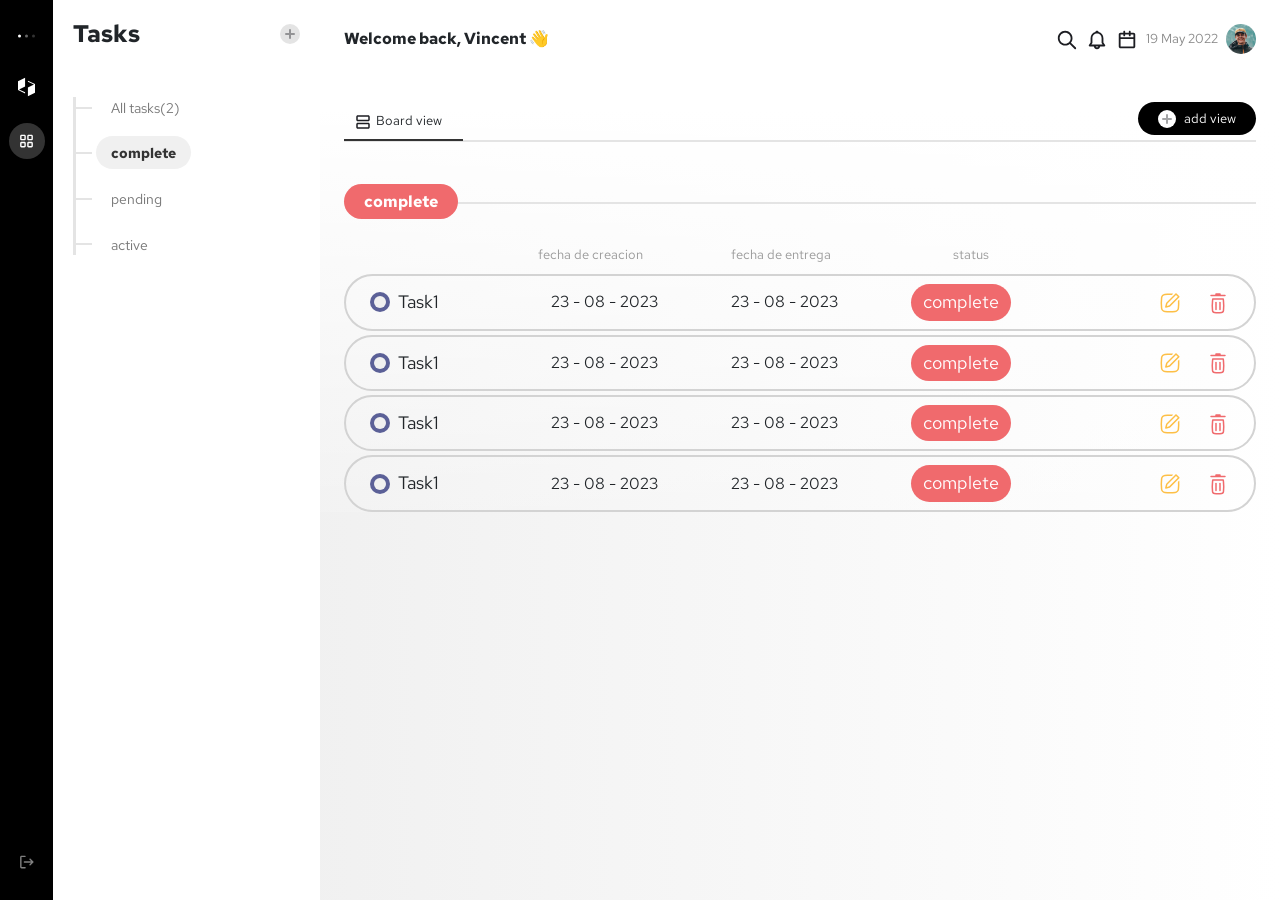
<file: complete.html>
<!DOCTYPE html>
<html lang="en">
    <head>
        <meta charset="UTF-8" />
        <meta http-equiv="X-UA-Compatible" content="IE=edge" />
        <meta name="viewport" content="width=device-width, initial-scale=1.0" />
        <link
            rel="stylesheet"
            href="https://cdn.jsdelivr.net/npm/bootstrap-icons@1.11.3/font/bootstrap-icons.min.css"
        />

        <link
        rel="stylesheet"
        href="./assets/vendor/bootstrap/css/bootstrap.min.css"
        />

        <link rel="stylesheet" href="./assets/css/master.min.css">

        <title>Document</title>
    </head>
    <body>
        <div class="main-container">
            <div class="row g-0">
                <div class="col-lg-3">
                    <div class="sidebar-container d-none d-lg-block">
                        <div class="row g-0">
                            <div class="col-2">
                                <div class="sidebar-navbar d-flex flex-column justify-content-between align-items-center">
                                    <div class="d-flex flex-column align-items-center gap-3">
                                        <div class="svg-container">
                                            <svg width="34" height="6" viewBox="0 0 34 6" fill="none" xmlns="http://www.w3.org/2000/svg">
                                                <circle cx="31" cy="3" r="3" fill="white" fill-opacity="0.2"/>
                                                <circle cx="17" cy="3" r="3" fill="white" fill-opacity="0.4"/>
                                                <circle cx="3" cy="3" r="3" fill="white"/>
                                            </svg>
                                        </div>
                                        
                                        <div class="svg-container">
                                            <svg width="24" height="26" viewBox="0 0 24 26" fill="none" xmlns="http://www.w3.org/2000/svg">
                                                <path d="M24 8.88887L14 4V5.46663L22.5 9.62219L14 13.7777V26L24 21.1111V8.88887Z" fill="white"/>
                                                <path d="M0 17.1111L10 22V20.5334L1.49996 16.3778L10 12.2223V0L0 4.88888V17.1111Z" fill="white"/>
                                            </svg>
                                        </div>
                                        
                                        <div class="svg-container active">
                                            <svg width="22" height="22" viewBox="0 0 22 22" fill="none" xmlns="http://www.w3.org/2000/svg">
                                                <path d="M2.75 4.58333C2.75 3.57081 3.57081 2.75 4.58333 2.75H8.25C9.26252 2.75 10.0833 3.57081 10.0833 4.58333V8.25C10.0833 9.26252 9.26252 10.0833 8.25 10.0833H4.58333C3.57081 10.0833 2.75 9.26252 2.75 8.25V4.58333ZM8.25 4.58333H4.58333V8.25H8.25V4.58333ZM11.9167 4.58333C11.9167 3.57081 12.7375 2.75 13.75 2.75H17.4167C18.4292 2.75 19.25 3.57081 19.25 4.58333V8.25C19.25 9.26252 18.4292 10.0833 17.4167 10.0833H13.75C12.7375 10.0833 11.9167 9.26252 11.9167 8.25V4.58333ZM17.4167 4.58333H13.75V8.25H17.4167V4.58333ZM2.75 13.75C2.75 12.7375 3.57081 11.9167 4.58333 11.9167H8.25C9.26252 11.9167 10.0833 12.7375 10.0833 13.75V17.4167C10.0833 18.4292 9.26252 19.25 8.25 19.25H4.58333C3.57081 19.25 2.75 18.4292 2.75 17.4167V13.75ZM8.25 13.75H4.58333V17.4167H8.25V13.75ZM11.9167 13.75C11.9167 12.7375 12.7375 11.9167 13.75 11.9167H17.4167C18.4292 11.9167 19.25 12.7375 19.25 13.75V17.4167C19.25 18.4292 18.4292 19.25 17.4167 19.25H13.75C12.7375 19.25 11.9167 18.4292 11.9167 17.4167V13.75ZM17.4167 13.75H13.75V17.4167H17.4167V13.75Z" fill="white"/>
                                            </svg> 
                                        </div>                                       
                                    </div>
        
                                    <div class="svg-container">
                                        <svg width="22" height="22" viewBox="0 0 22 22" fill="none" xmlns="http://www.w3.org/2000/svg">
                                            <g opacity="0.5">
                                            <path fill-rule="evenodd" clip-rule="evenodd" d="M10.0833 18.3333C10.0833 17.8271 9.67293 17.4167 9.16667 17.4167H4.58333V4.58333H9.16667C9.67293 4.58333 10.0833 4.17293 10.0833 3.66667C10.0833 3.1604 9.67293 2.75 9.16667 2.75H4.58333C3.57081 2.75 2.75 3.57081 2.75 4.58333V17.4167C2.75 18.4292 3.57081 19.25 4.58333 19.25H9.16667C9.67293 19.25 10.0833 18.8396 10.0833 18.3333Z" fill="white"/>
                                            <path d="M19.9041 11.6422C19.9891 11.5557 20.0534 11.4565 20.0971 11.3509C20.1416 11.2436 20.1663 11.126 20.1667 11.0027L20.1667 11L20.1667 10.9973C20.166 10.7636 20.0765 10.5301 19.8982 10.3518L16.2315 6.68515C15.8735 6.32717 15.2931 6.32717 14.9352 6.68515C14.5772 7.04313 14.5772 7.62353 14.9352 7.98151L17.037 10.0833H8.25C7.74374 10.0833 7.33333 10.4937 7.33333 11C7.33333 11.5063 7.74374 11.9167 8.25 11.9167H17.037L14.9352 14.0185C14.5772 14.3765 14.5772 14.9569 14.9352 15.3148C15.2931 15.6728 15.8735 15.6728 16.2315 15.3148L19.8975 11.6488L19.9041 11.6422Z" fill="white"/>
                                            </g>
                                        </svg>                                    
                                    </div>
                                </div>
                            </div>

                            <div class="col-10">
                                <div class="sidebar-menu d-flex flex-column gap-5">
                                    <div class="d-flex justify-content-between align-items-center">
                                        <h1 class="fw-bold">Tasks</h1>
        
                                        <button class="plus-container" data-bs-toggle="modal" data-bs-target="#add">
                                            <svg width="10" height="10" viewBox="0 0 10 10" fill="none" xmlns="http://www.w3.org/2000/svg">
                                                <g opacity="0.4">
                                                <path d="M9 5L1 5" stroke="#1C1D22" stroke-width="2" stroke-linecap="round"/>
                                                <path d="M5 9L5 1" stroke="#1C1D22" stroke-width="2" stroke-linecap="round"/>
                                                </g>
                                            </svg>                                    
                                        </button>
                                    </div>

                                    <ul class="menu-items list-unstyled d-flex flex-column gap-4">
                                        <li class="menu-item">
                                            <a href="./index.html">All tasks(2)</a>
                                        </li>

                                        <li class="menu-item">
                                            <a class="active" href="./complete.html">complete</a>
                                        </li>

                                        <li class="menu-item">
                                            <a href="./pending.html">pending</a>
                                        </li>

                                        <li class="menu-item">
                                            <a href="./active.html">active</a>
                                        </li>
                                    </ul>
                                </div>
                            </div>
                        </div>
                    </div>
                </div>
    
                <div class="col-lg-9">
                    <div class="tasks-section">
                        <div class="tasks-header d-sm-flex justify-content-between align-items-center p-4 bg-white">
                            <p class="fw-bolder d-none d-lg-block my-auto">Welcome back, Vincent 👋</p>
                            
                            <nav class="navbar bg-white d-lg-none p-0 m-0">
                                <div class="container-fluid justify-content-start p-0 m-0">
                                  <button class="navbar-toggler border border-0 p-0 m-0" type="button" data-bs-toggle="offcanvas" data-bs-target="#offcanvasNavbar" aria-controls="offcanvasNavbar" aria-label="Toggle navigation">
                                    <span class="navbar-toggler-icon"></span>
                                  </button>

                                  <div class="offcanvas offcanvas-start" tabindex="-1" id="offcanvasNavbar" aria-labelledby="offcanvasNavbarLabel">
                                    <div class="sidebar-container">
                                        <div class="row g-0">
                                            <div class="col-2">
                                                <div class="sidebar-navbar d-flex flex-column justify-content-between align-items-center">
                                                    <div class="d-flex flex-column align-items-center gap-3">
                                                        <div class="svg-container">
                                                            <svg width="34" height="6" viewBox="0 0 34 6" fill="none" xmlns="http://www.w3.org/2000/svg">
                                                                <circle cx="31" cy="3" r="3" fill="white" fill-opacity="0.2"/>
                                                                <circle cx="17" cy="3" r="3" fill="white" fill-opacity="0.4"/>
                                                                <circle cx="3" cy="3" r="3" fill="white"/>
                                                            </svg>
                                                        </div>
                                                        
                                                        <div class="svg-container">
                                                            <svg width="24" height="26" viewBox="0 0 24 26" fill="none" xmlns="http://www.w3.org/2000/svg">
                                                                <path d="M24 8.88887L14 4V5.46663L22.5 9.62219L14 13.7777V26L24 21.1111V8.88887Z" fill="white"/>
                                                                <path d="M0 17.1111L10 22V20.5334L1.49996 16.3778L10 12.2223V0L0 4.88888V17.1111Z" fill="white"/>
                                                            </svg>
                                                        </div>
                                                        
                                                        <div class="svg-container active">
                                                            <svg width="22" height="22" viewBox="0 0 22 22" fill="none" xmlns="http://www.w3.org/2000/svg">
                                                                <path d="M2.75 4.58333C2.75 3.57081 3.57081 2.75 4.58333 2.75H8.25C9.26252 2.75 10.0833 3.57081 10.0833 4.58333V8.25C10.0833 9.26252 9.26252 10.0833 8.25 10.0833H4.58333C3.57081 10.0833 2.75 9.26252 2.75 8.25V4.58333ZM8.25 4.58333H4.58333V8.25H8.25V4.58333ZM11.9167 4.58333C11.9167 3.57081 12.7375 2.75 13.75 2.75H17.4167C18.4292 2.75 19.25 3.57081 19.25 4.58333V8.25C19.25 9.26252 18.4292 10.0833 17.4167 10.0833H13.75C12.7375 10.0833 11.9167 9.26252 11.9167 8.25V4.58333ZM17.4167 4.58333H13.75V8.25H17.4167V4.58333ZM2.75 13.75C2.75 12.7375 3.57081 11.9167 4.58333 11.9167H8.25C9.26252 11.9167 10.0833 12.7375 10.0833 13.75V17.4167C10.0833 18.4292 9.26252 19.25 8.25 19.25H4.58333C3.57081 19.25 2.75 18.4292 2.75 17.4167V13.75ZM8.25 13.75H4.58333V17.4167H8.25V13.75ZM11.9167 13.75C11.9167 12.7375 12.7375 11.9167 13.75 11.9167H17.4167C18.4292 11.9167 19.25 12.7375 19.25 13.75V17.4167C19.25 18.4292 18.4292 19.25 17.4167 19.25H13.75C12.7375 19.25 11.9167 18.4292 11.9167 17.4167V13.75ZM17.4167 13.75H13.75V17.4167H17.4167V13.75Z" fill="white"/>
                                                            </svg> 
                                                        </div>                                       
                                                    </div>
                        
                                                    <div class="svg-container">
                                                        <svg width="22" height="22" viewBox="0 0 22 22" fill="none" xmlns="http://www.w3.org/2000/svg">
                                                            <g opacity="0.5">
                                                            <path fill-rule="evenodd" clip-rule="evenodd" d="M10.0833 18.3333C10.0833 17.8271 9.67293 17.4167 9.16667 17.4167H4.58333V4.58333H9.16667C9.67293 4.58333 10.0833 4.17293 10.0833 3.66667C10.0833 3.1604 9.67293 2.75 9.16667 2.75H4.58333C3.57081 2.75 2.75 3.57081 2.75 4.58333V17.4167C2.75 18.4292 3.57081 19.25 4.58333 19.25H9.16667C9.67293 19.25 10.0833 18.8396 10.0833 18.3333Z" fill="white"/>
                                                            <path d="M19.9041 11.6422C19.9891 11.5557 20.0534 11.4565 20.0971 11.3509C20.1416 11.2436 20.1663 11.126 20.1667 11.0027L20.1667 11L20.1667 10.9973C20.166 10.7636 20.0765 10.5301 19.8982 10.3518L16.2315 6.68515C15.8735 6.32717 15.2931 6.32717 14.9352 6.68515C14.5772 7.04313 14.5772 7.62353 14.9352 7.98151L17.037 10.0833H8.25C7.74374 10.0833 7.33333 10.4937 7.33333 11C7.33333 11.5063 7.74374 11.9167 8.25 11.9167H17.037L14.9352 14.0185C14.5772 14.3765 14.5772 14.9569 14.9352 15.3148C15.2931 15.6728 15.8735 15.6728 16.2315 15.3148L19.8975 11.6488L19.9041 11.6422Z" fill="white"/>
                                                            </g>
                                                        </svg>                                    
                                                    </div>
                                                </div>
                                            </div>
                
                                            <div class="col-10">
                                                <div class="sidebar-menu d-flex flex-column">
                                                    <div class="d-flex justify-content-end align-items-center">
                                                        <button type="button" class="btn-close" data-bs-dismiss="offcanvas" aria-label="Close"></button>
                                                    </div>

                                                    <p class="fw-bolder my-4">Welcome back, Vincent 👋</p>

                                                    <div class="d-flex justify-content-between align-items-center mb-5">
                                                        <h1 class="fw-bold">Tasks</h1>
                        
                                                        <button class="plus-container" data-bs-toggle="modal" data-bs-target="#add">
                                                            <svg width="10" height="10" viewBox="0 0 10 10" fill="none" xmlns="http://www.w3.org/2000/svg">
                                                                <g opacity="0.4">
                                                                <path d="M9 5L1 5" stroke="#1C1D22" stroke-width="2" stroke-linecap="round"/>
                                                                <path d="M5 9L5 1" stroke="#1C1D22" stroke-width="2" stroke-linecap="round"/>
                                                                </g>
                                                            </svg>                                    
                                                        </button>
                                                    </div>
                
                                                    <ul class="menu-items list-unstyled d-flex flex-column gap-4">
                                                        <li class="menu-item">
                                                            <a href="./index.html">All tasks(2)</a>
                                                        </li>
                
                                                        <li class="menu-item">
                                                            <a class="active" href="./complete.html">complete</a>
                                                        </li>
                
                                                        <li class="menu-item">
                                                            <a href="./pending.html">pending</a>
                                                        </li>
                
                                                        <li class="menu-item">
                                                            <a href="./active.html">active</a>
                                                        </li>
                                                    </ul>
                                                </div>
                                            </div>
                                        </div>
                                    </div>
                                  </div>
                                </div>
                            </nav>



                            <div class="d-flex justify-content-end align-items-center gap-2">
                                <div>
                                    <svg width="22" height="22" viewBox="0 0 22 22" fill="none" xmlns="http://www.w3.org/2000/svg">
                                        <path d="M9.16671 3.66671C6.12914 3.66671 3.66671 6.12914 3.66671 9.16671C3.66671 12.2043 6.12914 14.6667 9.16671 14.6667C12.2043 14.6667 14.6667 12.2043 14.6667 9.16671C14.6667 6.12914 12.2043 3.66671 9.16671 3.66671ZM1.83337 9.16671C1.83337 5.11662 5.11662 1.83337 9.16671 1.83337C13.2168 1.83337 16.5 5.11662 16.5 9.16671C16.5 10.8614 15.9252 12.4218 14.9599 13.6635L19.8982 18.6019C20.2562 18.9598 20.2562 19.5402 19.8982 19.8982C19.5402 20.2562 18.9598 20.2562 18.6019 19.8982L13.6635 14.9599C12.4218 15.9252 10.8614 16.5 9.16671 16.5C5.11662 16.5 1.83337 13.2168 1.83337 9.16671Z" fill="#1C1D22"/>
                                    </svg>                                        
                                </div>

                                <div>
                                    <svg width="22" height="22" viewBox="0 0 22 22" fill="none" xmlns="http://www.w3.org/2000/svg">
                                        <path d="M9.30063 2.97748C9.57303 2.30652 10.2313 1.83337 11 1.83337C11.7687 1.83337 12.427 2.30652 12.6994 2.97748C15.4185 3.72236 17.4167 6.21119 17.4167 9.16671V13.4725L19.096 15.9916C19.2836 16.2729 19.3011 16.6345 19.1415 16.9326C18.982 17.2306 18.6714 17.4167 18.3333 17.4167H14.1758C13.9534 18.9715 12.6163 20.1667 11 20.1667C9.3837 20.1667 8.04656 18.9715 7.82416 17.4167H3.66667C3.32861 17.4167 3.01798 17.2306 2.85847 16.9326C2.69895 16.6345 2.71643 16.2729 2.90396 15.9916L4.58333 13.4725V9.16671C4.58333 6.21119 6.58151 3.72236 9.30063 2.97748ZM9.70324 17.4167C9.892 17.9508 10.4013 18.3334 11 18.3334C11.5987 18.3334 12.108 17.9508 12.2968 17.4167H9.70324ZM11 4.58337C8.4687 4.58337 6.41667 6.6354 6.41667 9.16671V13.75C6.41667 13.931 6.3631 14.1079 6.26271 14.2585L5.37948 15.5834H16.6205L15.7373 14.2585C15.6369 14.1079 15.5833 13.931 15.5833 13.75V9.16671C15.5833 6.6354 13.5313 4.58337 11 4.58337Z" fill="#1C1D22"/>
                                    </svg>                                        
                                </div>

                                <div>
                                    <svg width="22" height="22" viewBox="0 0 22 22" fill="none" xmlns="http://www.w3.org/2000/svg">
                                        <path d="M8.25 1.83337C8.75626 1.83337 9.16667 2.24378 9.16667 2.75004V3.66671H12.8333V2.75004C12.8333 2.24378 13.2437 1.83337 13.75 1.83337C14.2563 1.83337 14.6667 2.24378 14.6667 2.75004V3.66671H17.4167C18.4292 3.66671 19.25 4.48752 19.25 5.50004V17.4167C19.25 18.4292 18.4292 19.25 17.4167 19.25H4.58333C3.57081 19.25 2.75 18.4292 2.75 17.4167V5.50004C2.75 4.48752 3.57081 3.66671 4.58333 3.66671H7.33333V2.75004C7.33333 2.24378 7.74374 1.83337 8.25 1.83337ZM7.33333 5.50004H4.58333V8.25004H17.4167V5.50004H14.6667V6.41671C14.6667 6.92297 14.2563 7.33337 13.75 7.33337C13.2437 7.33337 12.8333 6.92297 12.8333 6.41671V5.50004H9.16667V6.41671C9.16667 6.92297 8.75626 7.33337 8.25 7.33337C7.74374 7.33337 7.33333 6.92297 7.33333 6.41671V5.50004ZM17.4167 10.0834H4.58333V17.4167H17.4167V10.0834Z" fill="#1C1D22"/>
                                    </svg>                                        
                                </div>

                                <p class="my-auto date-container">19 May 2022</p>

                                <div class="d-flex justify-content-end align-items-center profile-container">
                                    <img src="./public/images/png/Image.png" class="rounded rounded-5" alt="profile-image"/>
                                </div>
                            </div>
                        </div>
        
                        <div class="tasks-body">
                            <div class="p-4">
                                <div class="add-task d-flex justify-content-between align-items-center">
                                    <div class="view-container d-flex align-items-center gap-1">
                                        <div>
                                            <svg width="18" height="18" viewBox="0 0 18 18" fill="none" xmlns="http://www.w3.org/2000/svg">
                                                <path d="M14.25 2.25C15.0784 2.25 15.75 2.92157 15.75 3.75V6.75C15.75 7.57843 15.0784 8.25 14.25 8.25L3.75 8.25C2.92157 8.25 2.25 7.57843 2.25 6.75L2.25 3.75C2.25 2.92157 2.92157 2.25 3.75 2.25L14.25 2.25ZM14.25 6.75V3.75L3.75 3.75L3.75 6.75L14.25 6.75Z" fill="#1C1D22"/>
                                                <path d="M14.25 9.75C15.0784 9.75 15.75 10.4216 15.75 11.25V14.25C15.75 15.0784 15.0784 15.75 14.25 15.75H3.75C2.92157 15.75 2.25 15.0784 2.25 14.25L2.25 11.25C2.25 10.4216 2.92157 9.75 3.75 9.75L14.25 9.75ZM14.25 14.25V11.25L3.75 11.25L3.75 14.25H14.25Z" fill="#1C1D22"/>
                                            </svg>
                                        </div>                                        
                                        
                                        <span>Board view</span>
                                    </div>

                                    <div class="d-flex justify-content-between align-items-center gap-3">
                                        

                                        <div class="button-contianer d-flex align-items-center gap-2">
                                            <div class="plus-container">
                                                <svg width="10" height="10" viewBox="0 0 10 10" fill="none" xmlns="http://www.w3.org/2000/svg">
                                                    <g opacity="0.4">
                                                    <path d="M9 5L1 5" stroke="#1C1D22" stroke-width="2" stroke-linecap="round"/>
                                                    <path d="M5 9L5 1" stroke="#1C1D22" stroke-width="2" stroke-linecap="round"/>
                                                    </g>
                                                </svg>                                    
                                            </div>
        
                                            <button>add view</button>
                                        </div>
                                    </div>
                                </div>
                            </div>
                            
        
                            <div class="tasks-body-header m-4">
                                <span class="complete-task">complete</span>
                            </div>
        
                            <div class="task-list text-center d-flex flex-column gap-1">
                                <div class="header d-none d-sm-block my-1 mx-4">
                                    <div class="row m-0 p-0">
                                    <div class="col-2"><span></span></div>
                                    <div class="col"><span>fecha de creacion</span></div>
                                    <div class="col"><span>fecha de entrega</span></div>
                                    <div class="col"><span>status</span></div>
                                    <div class="col"><span></span></div>
                                    </div>
                                </div>

                                <div class="task-card mx-4 px-3 px-sm-4">
                                    <div class="row m-0 p-0 align-items-center g-3 g-sm-0">
                                        <div class="col-6 col-sm-2 order-1 order-sm-1">
                                            <div class="d-flex align-items-center gap-2">
                                                <label class="circle-box"></label>
                                                <p class="my-auto">Task1</p>
                                            </div>
                                        </div>
    
                                        <div class="col-12 col-sm order-3 order-sm-2">
                                            <div class="d-flex justify-content-between justify-content-sm-center gap-1">
                                                <div>
                                                    <span class="d-sm-none">fecha de creacion:</span>
                                                </div>
                                                <div>
                                                    <span>23</span>
                                                    <span>-</span>
                                                    <span>08</span>
                                                    <span>-</span>
                                                    <span>2023</span>
                                                </div>
                                            </div>
                                        </div>
    
                                        <div class="col-12 col-sm order-4 order-sm-3">
                                            <div class="d-flex justify-content-between justify-content-sm-center gap-1">
                                                <div>
                                                    <span class="d-sm-none">fecha de entrega:</span>
                                                </div>
                                                <div>
                                                    <span>23</span>
                                                    <span>-</span>
                                                    <span>08</span>
                                                    <span>-</span>
                                                    <span>2023</span>
                                                </div>
                                            </div>
                                        </div>
    
                                        <div class="col-6 col-sm order-2 order-sm-4">
                                            <div class="d-flex justify-content-end justify-content-sm-center align-items-center">
                                                <p class="complete-task my-auto">complete</p>
                                            </div>
                                        </div>
    
                                        <div class="col-12 col-sm order-5">
                                            <div class="d-flex justify-content-center justify-content-sm-end align-items-center gap-4">
                                                <button data-bs-toggle="modal" data-bs-target="#edit">
                                                    <svg width="24" height="24" viewBox="0 0 24 24" fill="none" xmlns="http://www.w3.org/2000/svg">
                                                        <path fill-rule="evenodd" clip-rule="evenodd" d="M21.4549 5.41575C21.6471 5.70687 21.615 6.10248 21.3588 6.35876L12.1664 15.5511C12.0721 15.6454 11.9545 15.7128 11.8256 15.7465L7.99716 16.7465C7.87229 16.7791 7.74358 16.7784 7.62265 16.7476C7.49408 16.7149 7.37431 16.6482 7.27729 16.5511C7.08902 16.3629 7.01468 16.0889 7.08197 15.8313L8.08197 12.0028C8.11144 11.89 8.16673 11.7786 8.24322 11.6912L17.4697 2.46967C17.5504 2.38891 17.6477 2.32846 17.7536 2.29163C17.8321 2.26432 17.9153 2.25 18 2.25C18.1989 2.25 18.3897 2.32902 18.5303 2.46967L21.3588 5.2981C21.3954 5.33471 21.4274 5.37416 21.4549 5.41575ZM19.7678 5.82843L18 4.06066L9.48184 12.5788L8.85685 14.9716L11.2496 14.3466L19.7678 5.82843Z" fill="#FDBF46"/>
                                                        <path d="M19.6414 17.1603C19.9148 14.8227 20.0018 12.4688 19.9023 10.1208C19.8976 10.0084 19.9399 9.89898 20.0194 9.81942L21.0027 8.83609C21.1236 8.71519 21.3302 8.79194 21.3415 8.96254C21.5265 11.7522 21.4564 14.5545 21.1312 17.3346C20.8946 19.3571 19.2703 20.9421 17.2583 21.167C13.7917 21.5544 10.2083 21.5544 6.74177 21.167C4.72971 20.9421 3.10538 19.3571 2.86883 17.3346C2.45429 13.7903 2.45429 10.2097 2.86883 6.66543C3.10538 4.6429 4.72971 3.05789 6.74177 2.83301C9.37152 2.5391 12.0685 2.46815 14.7306 2.62016C14.9022 2.62996 14.9804 2.83757 14.8589 2.95909L13.8664 3.95165C13.7877 4.03034 13.6798 4.07261 13.5685 4.06885C11.3421 3.99376 9.10055 4.07872 6.90838 4.32373C5.57827 4.47239 4.51278 5.522 4.35867 6.83968C3.95767 10.2682 3.95767 13.7318 4.35867 17.1603C4.51278 18.478 5.57827 19.5276 6.90838 19.6763C10.2642 20.0513 13.7358 20.0513 17.0916 19.6763C18.4218 19.5276 19.4872 18.478 19.6414 17.1603Z" fill="#FDBF46"/>
                                                    </svg>                                                
                                                </button>
        
                                                <button data-bs-toggle="modal" data-bs-target="#delete">
                                                    <svg width="24" height="24" viewBox="0 0 24 24" fill="none" xmlns="http://www.w3.org/2000/svg">
                                                        <path d="M10 2.25C9.58579 2.25 9.25 2.58579 9.25 3V3.75H5C4.58579 3.75 4.25 4.08579 4.25 4.5C4.25 4.91421 4.58579 5.25 5 5.25H19C19.4142 5.25 19.75 4.91421 19.75 4.5C19.75 4.08579 19.4142 3.75 19 3.75H14.75V3C14.75 2.58579 14.4142 2.25 14 2.25H10Z" fill="#F06A6D"/>
                                                        <path d="M10 10.65C10.4142 10.65 10.75 10.9858 10.75 11.4L10.75 18.4C10.75 18.8142 10.4142 19.15 10 19.15C9.58579 19.15 9.25 18.8142 9.25 18.4L9.25 11.4C9.25 10.9858 9.58579 10.65 10 10.65Z" fill="#F06A6D"/>
                                                        <path d="M14.75 11.4C14.75 10.9858 14.4142 10.65 14 10.65C13.5858 10.65 13.25 10.9858 13.25 11.4V18.4C13.25 18.8142 13.5858 19.15 14 19.15C14.4142 19.15 14.75 18.8142 14.75 18.4V11.4Z" fill="#F06A6D"/>
                                                        <path fill-rule="evenodd" clip-rule="evenodd" d="M5.99142 7.91718C6.03363 7.53735 6.35468 7.25 6.73684 7.25H17.2632C17.6453 7.25 17.9664 7.53735 18.0086 7.91718L18.2087 9.71852C18.5715 12.9838 18.5715 16.2793 18.2087 19.5446L18.189 19.722C18.045 21.0181 17.0404 22.0517 15.7489 22.2325C13.2618 22.5807 10.7382 22.5807 8.25108 22.2325C6.95954 22.0517 5.955 21.0181 5.81098 19.722L5.79128 19.5446C5.42846 16.2793 5.42846 12.9838 5.79128 9.71852L5.99142 7.91718ZM7.40812 8.75L7.2821 9.88417C6.93152 13.0394 6.93152 16.2238 7.2821 19.379L7.3018 19.5563C7.37011 20.171 7.84652 20.6612 8.45905 20.747C10.8082 21.0758 13.1918 21.0758 15.5409 20.747C16.1535 20.6612 16.6299 20.171 16.6982 19.5563L16.7179 19.379C17.0685 16.2238 17.0685 13.0394 16.7179 9.88417L16.5919 8.75H7.40812Z" fill="#F06A6D"/>
                                                    </svg>                                                
                                                </button>
                                            </div>
                                        </div>
                                    </div>
                                </div>

                                <div class="task-card mx-4 px-3 px-sm-4">
                                    <div class="row m-0 p-0 align-items-center g-3 g-sm-0">
                                        <div class="col-6 col-sm-2 order-1 order-sm-1">
                                            <div class="d-flex align-items-center gap-2">
                                                <label class="circle-box"></label>
                                                <p class="my-auto">Task1</p>
                                            </div>
                                        </div>
    
                                        <div class="col-12 col-sm order-3 order-sm-2">
                                            <div class="d-flex justify-content-between justify-content-sm-center gap-1">
                                                <div>
                                                    <span class="d-sm-none">fecha de creacion:</span>
                                                </div>
                                                <div>
                                                    <span>23</span>
                                                    <span>-</span>
                                                    <span>08</span>
                                                    <span>-</span>
                                                    <span>2023</span>
                                                </div>
                                            </div>
                                        </div>
    
                                        <div class="col-12 col-sm order-4 order-sm-3">
                                            <div class="d-flex justify-content-between justify-content-sm-center gap-1">
                                                <div>
                                                    <span class="d-sm-none">fecha de entrega:</span>
                                                </div>
                                                <div>
                                                    <span>23</span>
                                                    <span>-</span>
                                                    <span>08</span>
                                                    <span>-</span>
                                                    <span>2023</span>
                                                </div>
                                            </div>
                                        </div>
    
                                        <div class="col-6 col-sm order-2 order-sm-4">
                                            <div class="d-flex justify-content-end justify-content-sm-center align-items-center">
                                                <p class="complete-task my-auto">complete</p>
                                            </div>
                                        </div>
    
                                        <div class="col-12 col-sm order-5">
                                            <div class="d-flex justify-content-center justify-content-sm-end align-items-center gap-4">
                                                <button data-bs-toggle="modal" data-bs-target="#edit">
                                                    <svg width="24" height="24" viewBox="0 0 24 24" fill="none" xmlns="http://www.w3.org/2000/svg">
                                                        <path fill-rule="evenodd" clip-rule="evenodd" d="M21.4549 5.41575C21.6471 5.70687 21.615 6.10248 21.3588 6.35876L12.1664 15.5511C12.0721 15.6454 11.9545 15.7128 11.8256 15.7465L7.99716 16.7465C7.87229 16.7791 7.74358 16.7784 7.62265 16.7476C7.49408 16.7149 7.37431 16.6482 7.27729 16.5511C7.08902 16.3629 7.01468 16.0889 7.08197 15.8313L8.08197 12.0028C8.11144 11.89 8.16673 11.7786 8.24322 11.6912L17.4697 2.46967C17.5504 2.38891 17.6477 2.32846 17.7536 2.29163C17.8321 2.26432 17.9153 2.25 18 2.25C18.1989 2.25 18.3897 2.32902 18.5303 2.46967L21.3588 5.2981C21.3954 5.33471 21.4274 5.37416 21.4549 5.41575ZM19.7678 5.82843L18 4.06066L9.48184 12.5788L8.85685 14.9716L11.2496 14.3466L19.7678 5.82843Z" fill="#FDBF46"/>
                                                        <path d="M19.6414 17.1603C19.9148 14.8227 20.0018 12.4688 19.9023 10.1208C19.8976 10.0084 19.9399 9.89898 20.0194 9.81942L21.0027 8.83609C21.1236 8.71519 21.3302 8.79194 21.3415 8.96254C21.5265 11.7522 21.4564 14.5545 21.1312 17.3346C20.8946 19.3571 19.2703 20.9421 17.2583 21.167C13.7917 21.5544 10.2083 21.5544 6.74177 21.167C4.72971 20.9421 3.10538 19.3571 2.86883 17.3346C2.45429 13.7903 2.45429 10.2097 2.86883 6.66543C3.10538 4.6429 4.72971 3.05789 6.74177 2.83301C9.37152 2.5391 12.0685 2.46815 14.7306 2.62016C14.9022 2.62996 14.9804 2.83757 14.8589 2.95909L13.8664 3.95165C13.7877 4.03034 13.6798 4.07261 13.5685 4.06885C11.3421 3.99376 9.10055 4.07872 6.90838 4.32373C5.57827 4.47239 4.51278 5.522 4.35867 6.83968C3.95767 10.2682 3.95767 13.7318 4.35867 17.1603C4.51278 18.478 5.57827 19.5276 6.90838 19.6763C10.2642 20.0513 13.7358 20.0513 17.0916 19.6763C18.4218 19.5276 19.4872 18.478 19.6414 17.1603Z" fill="#FDBF46"/>
                                                    </svg>                                                
                                                </button>
        
                                                <button data-bs-toggle="modal" data-bs-target="#delete">
                                                    <svg width="24" height="24" viewBox="0 0 24 24" fill="none" xmlns="http://www.w3.org/2000/svg">
                                                        <path d="M10 2.25C9.58579 2.25 9.25 2.58579 9.25 3V3.75H5C4.58579 3.75 4.25 4.08579 4.25 4.5C4.25 4.91421 4.58579 5.25 5 5.25H19C19.4142 5.25 19.75 4.91421 19.75 4.5C19.75 4.08579 19.4142 3.75 19 3.75H14.75V3C14.75 2.58579 14.4142 2.25 14 2.25H10Z" fill="#F06A6D"/>
                                                        <path d="M10 10.65C10.4142 10.65 10.75 10.9858 10.75 11.4L10.75 18.4C10.75 18.8142 10.4142 19.15 10 19.15C9.58579 19.15 9.25 18.8142 9.25 18.4L9.25 11.4C9.25 10.9858 9.58579 10.65 10 10.65Z" fill="#F06A6D"/>
                                                        <path d="M14.75 11.4C14.75 10.9858 14.4142 10.65 14 10.65C13.5858 10.65 13.25 10.9858 13.25 11.4V18.4C13.25 18.8142 13.5858 19.15 14 19.15C14.4142 19.15 14.75 18.8142 14.75 18.4V11.4Z" fill="#F06A6D"/>
                                                        <path fill-rule="evenodd" clip-rule="evenodd" d="M5.99142 7.91718C6.03363 7.53735 6.35468 7.25 6.73684 7.25H17.2632C17.6453 7.25 17.9664 7.53735 18.0086 7.91718L18.2087 9.71852C18.5715 12.9838 18.5715 16.2793 18.2087 19.5446L18.189 19.722C18.045 21.0181 17.0404 22.0517 15.7489 22.2325C13.2618 22.5807 10.7382 22.5807 8.25108 22.2325C6.95954 22.0517 5.955 21.0181 5.81098 19.722L5.79128 19.5446C5.42846 16.2793 5.42846 12.9838 5.79128 9.71852L5.99142 7.91718ZM7.40812 8.75L7.2821 9.88417C6.93152 13.0394 6.93152 16.2238 7.2821 19.379L7.3018 19.5563C7.37011 20.171 7.84652 20.6612 8.45905 20.747C10.8082 21.0758 13.1918 21.0758 15.5409 20.747C16.1535 20.6612 16.6299 20.171 16.6982 19.5563L16.7179 19.379C17.0685 16.2238 17.0685 13.0394 16.7179 9.88417L16.5919 8.75H7.40812Z" fill="#F06A6D"/>
                                                    </svg>                                                
                                                </button>
                                            </div>
                                        </div>
                                    </div>
                                </div>

                                <div class="task-card mx-4 px-3 px-sm-4">
                                    <div class="row m-0 p-0 align-items-center g-3 g-sm-0">
                                        <div class="col-6 col-sm-2 order-1 order-sm-1">
                                            <div class="d-flex align-items-center gap-2">
                                                <label class="circle-box"></label>
                                                <p class="my-auto">Task1</p>
                                            </div>
                                        </div>
    
                                        <div class="col-12 col-sm order-3 order-sm-2">
                                            <div class="d-flex justify-content-between justify-content-sm-center gap-1">
                                                <div>
                                                    <span class="d-sm-none">fecha de creacion:</span>
                                                </div>
                                                <div>
                                                    <span>23</span>
                                                    <span>-</span>
                                                    <span>08</span>
                                                    <span>-</span>
                                                    <span>2023</span>
                                                </div>
                                            </div>
                                        </div>
    
                                        <div class="col-12 col-sm order-4 order-sm-3">
                                            <div class="d-flex justify-content-between justify-content-sm-center gap-1">
                                                <div>
                                                    <span class="d-sm-none">fecha de entrega:</span>
                                                </div>
                                                <div>
                                                    <span>23</span>
                                                    <span>-</span>
                                                    <span>08</span>
                                                    <span>-</span>
                                                    <span>2023</span>
                                                </div>
                                            </div>
                                        </div>
    
                                        <div class="col-6 col-sm order-2 order-sm-4">
                                            <div class="d-flex justify-content-end justify-content-sm-center align-items-center">
                                                <p class="complete-task my-auto">complete</p>
                                            </div>
                                        </div>
    
                                        <div class="col-12 col-sm order-5">
                                            <div class="d-flex justify-content-center justify-content-sm-end align-items-center gap-4">
                                                <button data-bs-toggle="modal" data-bs-target="#edit">
                                                    <svg width="24" height="24" viewBox="0 0 24 24" fill="none" xmlns="http://www.w3.org/2000/svg">
                                                        <path fill-rule="evenodd" clip-rule="evenodd" d="M21.4549 5.41575C21.6471 5.70687 21.615 6.10248 21.3588 6.35876L12.1664 15.5511C12.0721 15.6454 11.9545 15.7128 11.8256 15.7465L7.99716 16.7465C7.87229 16.7791 7.74358 16.7784 7.62265 16.7476C7.49408 16.7149 7.37431 16.6482 7.27729 16.5511C7.08902 16.3629 7.01468 16.0889 7.08197 15.8313L8.08197 12.0028C8.11144 11.89 8.16673 11.7786 8.24322 11.6912L17.4697 2.46967C17.5504 2.38891 17.6477 2.32846 17.7536 2.29163C17.8321 2.26432 17.9153 2.25 18 2.25C18.1989 2.25 18.3897 2.32902 18.5303 2.46967L21.3588 5.2981C21.3954 5.33471 21.4274 5.37416 21.4549 5.41575ZM19.7678 5.82843L18 4.06066L9.48184 12.5788L8.85685 14.9716L11.2496 14.3466L19.7678 5.82843Z" fill="#FDBF46"/>
                                                        <path d="M19.6414 17.1603C19.9148 14.8227 20.0018 12.4688 19.9023 10.1208C19.8976 10.0084 19.9399 9.89898 20.0194 9.81942L21.0027 8.83609C21.1236 8.71519 21.3302 8.79194 21.3415 8.96254C21.5265 11.7522 21.4564 14.5545 21.1312 17.3346C20.8946 19.3571 19.2703 20.9421 17.2583 21.167C13.7917 21.5544 10.2083 21.5544 6.74177 21.167C4.72971 20.9421 3.10538 19.3571 2.86883 17.3346C2.45429 13.7903 2.45429 10.2097 2.86883 6.66543C3.10538 4.6429 4.72971 3.05789 6.74177 2.83301C9.37152 2.5391 12.0685 2.46815 14.7306 2.62016C14.9022 2.62996 14.9804 2.83757 14.8589 2.95909L13.8664 3.95165C13.7877 4.03034 13.6798 4.07261 13.5685 4.06885C11.3421 3.99376 9.10055 4.07872 6.90838 4.32373C5.57827 4.47239 4.51278 5.522 4.35867 6.83968C3.95767 10.2682 3.95767 13.7318 4.35867 17.1603C4.51278 18.478 5.57827 19.5276 6.90838 19.6763C10.2642 20.0513 13.7358 20.0513 17.0916 19.6763C18.4218 19.5276 19.4872 18.478 19.6414 17.1603Z" fill="#FDBF46"/>
                                                    </svg>                                                
                                                </button>
        
                                                <button data-bs-toggle="modal" data-bs-target="#delete">
                                                    <svg width="24" height="24" viewBox="0 0 24 24" fill="none" xmlns="http://www.w3.org/2000/svg">
                                                        <path d="M10 2.25C9.58579 2.25 9.25 2.58579 9.25 3V3.75H5C4.58579 3.75 4.25 4.08579 4.25 4.5C4.25 4.91421 4.58579 5.25 5 5.25H19C19.4142 5.25 19.75 4.91421 19.75 4.5C19.75 4.08579 19.4142 3.75 19 3.75H14.75V3C14.75 2.58579 14.4142 2.25 14 2.25H10Z" fill="#F06A6D"/>
                                                        <path d="M10 10.65C10.4142 10.65 10.75 10.9858 10.75 11.4L10.75 18.4C10.75 18.8142 10.4142 19.15 10 19.15C9.58579 19.15 9.25 18.8142 9.25 18.4L9.25 11.4C9.25 10.9858 9.58579 10.65 10 10.65Z" fill="#F06A6D"/>
                                                        <path d="M14.75 11.4C14.75 10.9858 14.4142 10.65 14 10.65C13.5858 10.65 13.25 10.9858 13.25 11.4V18.4C13.25 18.8142 13.5858 19.15 14 19.15C14.4142 19.15 14.75 18.8142 14.75 18.4V11.4Z" fill="#F06A6D"/>
                                                        <path fill-rule="evenodd" clip-rule="evenodd" d="M5.99142 7.91718C6.03363 7.53735 6.35468 7.25 6.73684 7.25H17.2632C17.6453 7.25 17.9664 7.53735 18.0086 7.91718L18.2087 9.71852C18.5715 12.9838 18.5715 16.2793 18.2087 19.5446L18.189 19.722C18.045 21.0181 17.0404 22.0517 15.7489 22.2325C13.2618 22.5807 10.7382 22.5807 8.25108 22.2325C6.95954 22.0517 5.955 21.0181 5.81098 19.722L5.79128 19.5446C5.42846 16.2793 5.42846 12.9838 5.79128 9.71852L5.99142 7.91718ZM7.40812 8.75L7.2821 9.88417C6.93152 13.0394 6.93152 16.2238 7.2821 19.379L7.3018 19.5563C7.37011 20.171 7.84652 20.6612 8.45905 20.747C10.8082 21.0758 13.1918 21.0758 15.5409 20.747C16.1535 20.6612 16.6299 20.171 16.6982 19.5563L16.7179 19.379C17.0685 16.2238 17.0685 13.0394 16.7179 9.88417L16.5919 8.75H7.40812Z" fill="#F06A6D"/>
                                                    </svg>                                                
                                                </button>
                                            </div>
                                        </div>
                                    </div>
                                </div>

                                <div class="task-card mx-4 px-3 px-sm-4">
                                    <div class="row m-0 p-0 align-items-center g-3 g-sm-0">
                                        <div class="col-6 col-sm-2 order-1 order-sm-1">
                                            <div class="d-flex align-items-center gap-2">
                                                <label class="circle-box"></label>
                                                <p class="my-auto">Task1</p>
                                            </div>
                                        </div>
    
                                        <div class="col-12 col-sm order-3 order-sm-2">
                                            <div class="d-flex justify-content-between justify-content-sm-center gap-1">
                                                <div>
                                                    <span class="d-sm-none">fecha de creacion:</span>
                                                </div>
                                                <div>
                                                    <span>23</span>
                                                    <span>-</span>
                                                    <span>08</span>
                                                    <span>-</span>
                                                    <span>2023</span>
                                                </div>
                                            </div>
                                        </div>
    
                                        <div class="col-12 col-sm order-4 order-sm-3">
                                            <div class="d-flex justify-content-between justify-content-sm-center gap-1">
                                                <div>
                                                    <span class="d-sm-none">fecha de entrega:</span>
                                                </div>
                                                <div>
                                                    <span>23</span>
                                                    <span>-</span>
                                                    <span>08</span>
                                                    <span>-</span>
                                                    <span>2023</span>
                                                </div>
                                            </div>
                                        </div>
    
                                        <div class="col-6 col-sm order-2 order-sm-4">
                                            <div class="d-flex justify-content-end justify-content-sm-center align-items-center">
                                                <p class="complete-task my-auto">complete</p>
                                            </div>
                                        </div>
    
                                        <div class="col-12 col-sm order-5">
                                            <div class="d-flex justify-content-center justify-content-sm-end align-items-center gap-4">
                                                <button data-bs-toggle="modal" data-bs-target="#edit">
                                                    <svg width="24" height="24" viewBox="0 0 24 24" fill="none" xmlns="http://www.w3.org/2000/svg">
                                                        <path fill-rule="evenodd" clip-rule="evenodd" d="M21.4549 5.41575C21.6471 5.70687 21.615 6.10248 21.3588 6.35876L12.1664 15.5511C12.0721 15.6454 11.9545 15.7128 11.8256 15.7465L7.99716 16.7465C7.87229 16.7791 7.74358 16.7784 7.62265 16.7476C7.49408 16.7149 7.37431 16.6482 7.27729 16.5511C7.08902 16.3629 7.01468 16.0889 7.08197 15.8313L8.08197 12.0028C8.11144 11.89 8.16673 11.7786 8.24322 11.6912L17.4697 2.46967C17.5504 2.38891 17.6477 2.32846 17.7536 2.29163C17.8321 2.26432 17.9153 2.25 18 2.25C18.1989 2.25 18.3897 2.32902 18.5303 2.46967L21.3588 5.2981C21.3954 5.33471 21.4274 5.37416 21.4549 5.41575ZM19.7678 5.82843L18 4.06066L9.48184 12.5788L8.85685 14.9716L11.2496 14.3466L19.7678 5.82843Z" fill="#FDBF46"/>
                                                        <path d="M19.6414 17.1603C19.9148 14.8227 20.0018 12.4688 19.9023 10.1208C19.8976 10.0084 19.9399 9.89898 20.0194 9.81942L21.0027 8.83609C21.1236 8.71519 21.3302 8.79194 21.3415 8.96254C21.5265 11.7522 21.4564 14.5545 21.1312 17.3346C20.8946 19.3571 19.2703 20.9421 17.2583 21.167C13.7917 21.5544 10.2083 21.5544 6.74177 21.167C4.72971 20.9421 3.10538 19.3571 2.86883 17.3346C2.45429 13.7903 2.45429 10.2097 2.86883 6.66543C3.10538 4.6429 4.72971 3.05789 6.74177 2.83301C9.37152 2.5391 12.0685 2.46815 14.7306 2.62016C14.9022 2.62996 14.9804 2.83757 14.8589 2.95909L13.8664 3.95165C13.7877 4.03034 13.6798 4.07261 13.5685 4.06885C11.3421 3.99376 9.10055 4.07872 6.90838 4.32373C5.57827 4.47239 4.51278 5.522 4.35867 6.83968C3.95767 10.2682 3.95767 13.7318 4.35867 17.1603C4.51278 18.478 5.57827 19.5276 6.90838 19.6763C10.2642 20.0513 13.7358 20.0513 17.0916 19.6763C18.4218 19.5276 19.4872 18.478 19.6414 17.1603Z" fill="#FDBF46"/>
                                                    </svg>                                                
                                                </button>
        
                                                <button data-bs-toggle="modal" data-bs-target="#delete">
                                                    <svg width="24" height="24" viewBox="0 0 24 24" fill="none" xmlns="http://www.w3.org/2000/svg">
                                                        <path d="M10 2.25C9.58579 2.25 9.25 2.58579 9.25 3V3.75H5C4.58579 3.75 4.25 4.08579 4.25 4.5C4.25 4.91421 4.58579 5.25 5 5.25H19C19.4142 5.25 19.75 4.91421 19.75 4.5C19.75 4.08579 19.4142 3.75 19 3.75H14.75V3C14.75 2.58579 14.4142 2.25 14 2.25H10Z" fill="#F06A6D"/>
                                                        <path d="M10 10.65C10.4142 10.65 10.75 10.9858 10.75 11.4L10.75 18.4C10.75 18.8142 10.4142 19.15 10 19.15C9.58579 19.15 9.25 18.8142 9.25 18.4L9.25 11.4C9.25 10.9858 9.58579 10.65 10 10.65Z" fill="#F06A6D"/>
                                                        <path d="M14.75 11.4C14.75 10.9858 14.4142 10.65 14 10.65C13.5858 10.65 13.25 10.9858 13.25 11.4V18.4C13.25 18.8142 13.5858 19.15 14 19.15C14.4142 19.15 14.75 18.8142 14.75 18.4V11.4Z" fill="#F06A6D"/>
                                                        <path fill-rule="evenodd" clip-rule="evenodd" d="M5.99142 7.91718C6.03363 7.53735 6.35468 7.25 6.73684 7.25H17.2632C17.6453 7.25 17.9664 7.53735 18.0086 7.91718L18.2087 9.71852C18.5715 12.9838 18.5715 16.2793 18.2087 19.5446L18.189 19.722C18.045 21.0181 17.0404 22.0517 15.7489 22.2325C13.2618 22.5807 10.7382 22.5807 8.25108 22.2325C6.95954 22.0517 5.955 21.0181 5.81098 19.722L5.79128 19.5446C5.42846 16.2793 5.42846 12.9838 5.79128 9.71852L5.99142 7.91718ZM7.40812 8.75L7.2821 9.88417C6.93152 13.0394 6.93152 16.2238 7.2821 19.379L7.3018 19.5563C7.37011 20.171 7.84652 20.6612 8.45905 20.747C10.8082 21.0758 13.1918 21.0758 15.5409 20.747C16.1535 20.6612 16.6299 20.171 16.6982 19.5563L16.7179 19.379C17.0685 16.2238 17.0685 13.0394 16.7179 9.88417L16.5919 8.75H7.40812Z" fill="#F06A6D"/>
                                                    </svg>                                                
                                                </button>
                                            </div>
                                        </div>
                                    </div>
                                </div>
                            </div>
                        </div>
                    </div>
                </div>
            </div>
        </div>

        <!-- edit Modal -->
        <div class="modal fade" id="edit" tabindex="-1" aria-labelledby="exampleModalLabel" aria-hidden="true">
            <div class="modal-dialog">
            <div class="modal-content p-3">
                <div class="modal-header">
                <h1 class="modal-title fs-5 fw-bold" id="exampleModalLabel">edit task</h1>
                <button type="button" class="btn-close" data-bs-dismiss="modal" aria-label="Close"></button>
                </div>
                <div class="modal-body">
                    <form>
                        <div class="d-flex flex-column gap-3">
                            <div class="d-grid">
                                <label for="task_name">task name</label>
                                <input id="task_name" class="bg-gray-100 border border-0 round rounded-2 py-1 px-2">
                            </div>
    
                            <div class="d-grid">
                                <label for="start_time">start time</label>
                                <input id="start_time" class="bg-gray-100 border border-0 round rounded-2 py-1 px-2">
                            </div>
    
                            <div class="d-grid">
                                <label for="end_time">end time</label>
                                <input id="end_time" class="bg-gray-100 border border-0 round rounded-2 py-1 px-2">
                            </div>
    
                            <div class="d-flex justify-content-end mt-4 gap-3">
                                <button type="button" class="btn bg-gray-100" data-bs-dismiss="modal">discard</button>
                                <button type="button" class="btn btn-primary">Save</button>
                            </div>
                        </div>
                    </form>
                </div>
            </div>
            </div>
        </div>

        <!-- delete Modal -->
        <div class="modal fade" id="delete" tabindex="-1" aria-labelledby="exampleModalLabel" aria-hidden="true">
            <div class="modal-dialog">
            <div class="modal-content">
                <div class="modal-header">
                <h1 class="modal-title fs-5" id="exampleModalLabel">delete task</h1>
                <button type="button" class="btn-close" data-bs-dismiss="modal" aria-label="Close"></button>
                </div>
                <div class="modal-body">
                    Do you want to delete this task?
                </div>
                <div class="modal-footer">
                <button type="button" class="btn bg-gray-100" data-bs-dismiss="modal">discard</button>
                <button type="button" class="btn btn-danger">delete</button>
                </div>
            </div>
            </div>
        </div>

        <!-- add Modal -->
        <div class="modal fade" id="add" tabindex="-1" aria-labelledby="exampleModalLabel" aria-hidden="true">
            <div class="modal-dialog">
            <div class="modal-content p-3">
                <div class="modal-header">
                <h1 class="modal-title fs-5 fw-bold" id="exampleModalLabel">add task</h1>
                <button type="button" class="btn-close" data-bs-dismiss="modal" aria-label="Close"></button>
                </div>
                <div class="modal-body">
                    <form>
                        <div class="d-flex flex-column gap-3">
                            <div class="d-grid">
                                <label for="task_name">task name</label>
                                <input id="task_name" class="bg-gray-100 border border-0 round rounded-2 py-1 px-2">
                            </div>
    
                            <div class="d-grid">
                                <label for="start_time">start time</label>
                                <input id="start_time" class="bg-gray-100 border border-0 round rounded-2 py-1 px-2">
                            </div>
    
                            <div class="d-grid">
                                <label for="end_time">end time</label>
                                <input id="end_time" class="bg-gray-100 border border-0 round rounded-2 py-1 px-2">
                            </div>
    
                            <div class="d-flex justify-content-end mt-4 gap-3">
                                <button type="button" class="btn bg-gray-100" data-bs-dismiss="modal">discard</button>
                                <button type="button" class="btn btn-primary">Save</button>
                            </div>
                        </div>
                    </form>
                </div>
            </div>
            </div>
        </div>

        <script src="./assets/vendor/bootstrap/js/bootstrap.bundle.min.js"></script>
    </body>
</html>
</file>
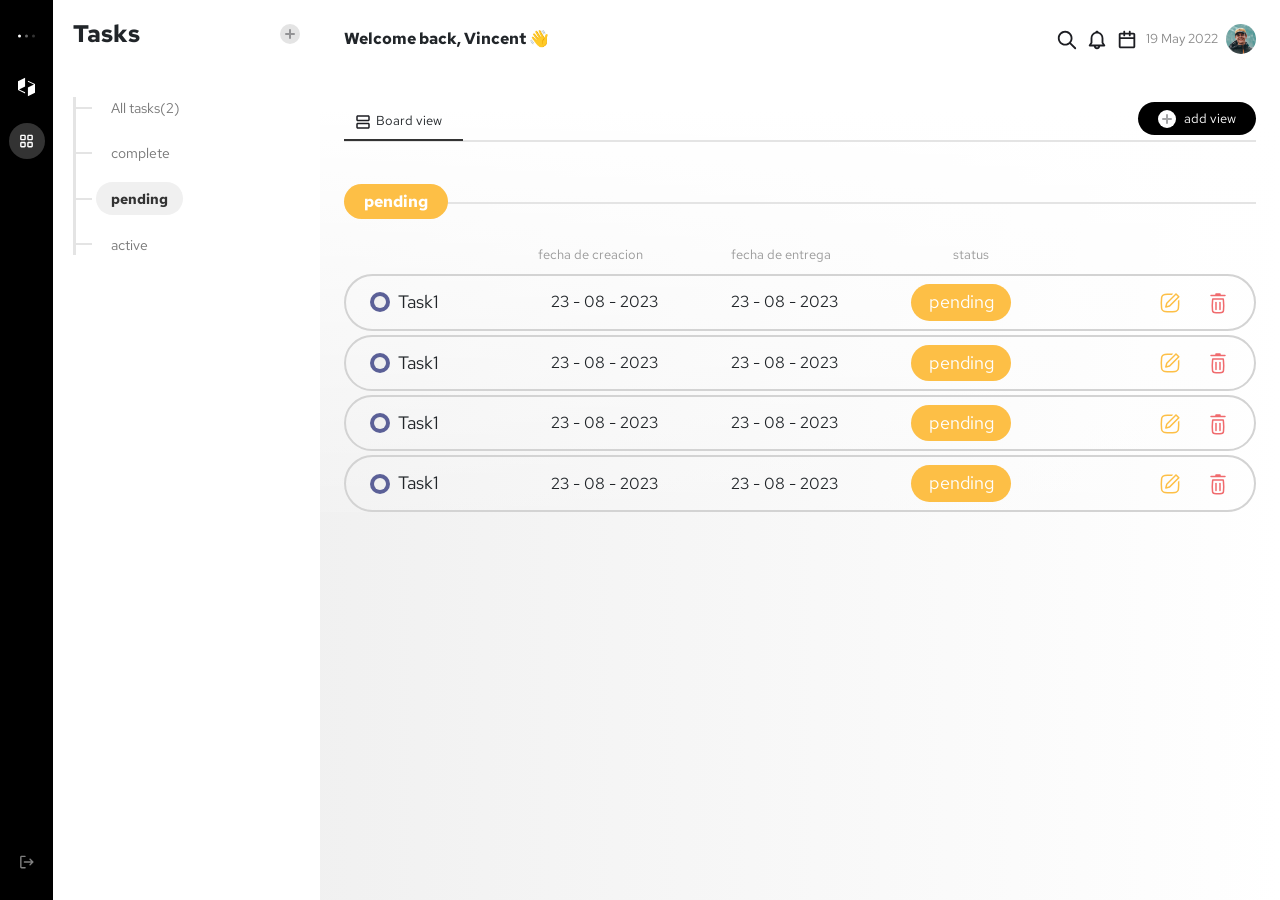
<file: pending.html>
<!DOCTYPE html>
<html lang="en">
    <head>
        <meta charset="UTF-8" />
        <meta http-equiv="X-UA-Compatible" content="IE=edge" />
        <meta name="viewport" content="width=device-width, initial-scale=1.0" />
        <link
            rel="stylesheet"
            href="https://cdn.jsdelivr.net/npm/bootstrap-icons@1.11.3/font/bootstrap-icons.min.css"
        />

        <link
        rel="stylesheet"
        href="./assets/vendor/bootstrap/css/bootstrap.min.css"
        />

        <link rel="stylesheet" href="./assets/css/master.min.css">

        <title>Document</title>
    </head>
    <body>
        <div class="main-container">
            <div class="row g-0">
                <div class="col-lg-3">
                    <div class="sidebar-container d-none d-lg-block">
                        <div class="row g-0">
                            <div class="col-2">
                                <div class="sidebar-navbar d-flex flex-column justify-content-between align-items-center">
                                    <div class="d-flex flex-column align-items-center gap-3">
                                        <div class="svg-container">
                                            <svg width="34" height="6" viewBox="0 0 34 6" fill="none" xmlns="http://www.w3.org/2000/svg">
                                                <circle cx="31" cy="3" r="3" fill="white" fill-opacity="0.2"/>
                                                <circle cx="17" cy="3" r="3" fill="white" fill-opacity="0.4"/>
                                                <circle cx="3" cy="3" r="3" fill="white"/>
                                            </svg>
                                        </div>
                                        
                                        <div class="svg-container">
                                            <svg width="24" height="26" viewBox="0 0 24 26" fill="none" xmlns="http://www.w3.org/2000/svg">
                                                <path d="M24 8.88887L14 4V5.46663L22.5 9.62219L14 13.7777V26L24 21.1111V8.88887Z" fill="white"/>
                                                <path d="M0 17.1111L10 22V20.5334L1.49996 16.3778L10 12.2223V0L0 4.88888V17.1111Z" fill="white"/>
                                            </svg>
                                        </div>
                                        
                                        <div class="svg-container active">
                                            <svg width="22" height="22" viewBox="0 0 22 22" fill="none" xmlns="http://www.w3.org/2000/svg">
                                                <path d="M2.75 4.58333C2.75 3.57081 3.57081 2.75 4.58333 2.75H8.25C9.26252 2.75 10.0833 3.57081 10.0833 4.58333V8.25C10.0833 9.26252 9.26252 10.0833 8.25 10.0833H4.58333C3.57081 10.0833 2.75 9.26252 2.75 8.25V4.58333ZM8.25 4.58333H4.58333V8.25H8.25V4.58333ZM11.9167 4.58333C11.9167 3.57081 12.7375 2.75 13.75 2.75H17.4167C18.4292 2.75 19.25 3.57081 19.25 4.58333V8.25C19.25 9.26252 18.4292 10.0833 17.4167 10.0833H13.75C12.7375 10.0833 11.9167 9.26252 11.9167 8.25V4.58333ZM17.4167 4.58333H13.75V8.25H17.4167V4.58333ZM2.75 13.75C2.75 12.7375 3.57081 11.9167 4.58333 11.9167H8.25C9.26252 11.9167 10.0833 12.7375 10.0833 13.75V17.4167C10.0833 18.4292 9.26252 19.25 8.25 19.25H4.58333C3.57081 19.25 2.75 18.4292 2.75 17.4167V13.75ZM8.25 13.75H4.58333V17.4167H8.25V13.75ZM11.9167 13.75C11.9167 12.7375 12.7375 11.9167 13.75 11.9167H17.4167C18.4292 11.9167 19.25 12.7375 19.25 13.75V17.4167C19.25 18.4292 18.4292 19.25 17.4167 19.25H13.75C12.7375 19.25 11.9167 18.4292 11.9167 17.4167V13.75ZM17.4167 13.75H13.75V17.4167H17.4167V13.75Z" fill="white"/>
                                            </svg> 
                                        </div>                                       
                                    </div>
        
                                    <div class="svg-container">
                                        <svg width="22" height="22" viewBox="0 0 22 22" fill="none" xmlns="http://www.w3.org/2000/svg">
                                            <g opacity="0.5">
                                            <path fill-rule="evenodd" clip-rule="evenodd" d="M10.0833 18.3333C10.0833 17.8271 9.67293 17.4167 9.16667 17.4167H4.58333V4.58333H9.16667C9.67293 4.58333 10.0833 4.17293 10.0833 3.66667C10.0833 3.1604 9.67293 2.75 9.16667 2.75H4.58333C3.57081 2.75 2.75 3.57081 2.75 4.58333V17.4167C2.75 18.4292 3.57081 19.25 4.58333 19.25H9.16667C9.67293 19.25 10.0833 18.8396 10.0833 18.3333Z" fill="white"/>
                                            <path d="M19.9041 11.6422C19.9891 11.5557 20.0534 11.4565 20.0971 11.3509C20.1416 11.2436 20.1663 11.126 20.1667 11.0027L20.1667 11L20.1667 10.9973C20.166 10.7636 20.0765 10.5301 19.8982 10.3518L16.2315 6.68515C15.8735 6.32717 15.2931 6.32717 14.9352 6.68515C14.5772 7.04313 14.5772 7.62353 14.9352 7.98151L17.037 10.0833H8.25C7.74374 10.0833 7.33333 10.4937 7.33333 11C7.33333 11.5063 7.74374 11.9167 8.25 11.9167H17.037L14.9352 14.0185C14.5772 14.3765 14.5772 14.9569 14.9352 15.3148C15.2931 15.6728 15.8735 15.6728 16.2315 15.3148L19.8975 11.6488L19.9041 11.6422Z" fill="white"/>
                                            </g>
                                        </svg>                                    
                                    </div>
                                </div>
                            </div>

                            <div class="col-10">
                                <div class="sidebar-menu d-flex flex-column gap-5">
                                    <div class="d-flex justify-content-between align-items-center">
                                        <h1 class="fw-bold">Tasks</h1>
        
                                        <button class="plus-container" data-bs-toggle="modal" data-bs-target="#add">
                                            <svg width="10" height="10" viewBox="0 0 10 10" fill="none" xmlns="http://www.w3.org/2000/svg">
                                                <g opacity="0.4">
                                                <path d="M9 5L1 5" stroke="#1C1D22" stroke-width="2" stroke-linecap="round"/>
                                                <path d="M5 9L5 1" stroke="#1C1D22" stroke-width="2" stroke-linecap="round"/>
                                                </g>
                                            </svg>                                    
                                        </button>
                                    </div>

                                    <ul class="menu-items list-unstyled d-flex flex-column gap-4">
                                        <li class="menu-item">
                                            <a href="./index.html">All tasks(2)</a>
                                        </li>

                                        <li class="menu-item">
                                            <a href="./complete.html">complete</a>
                                        </li>

                                        <li class="menu-item">
                                            <a class="active" href="./pending.html">pending</a>
                                        </li>

                                        <li class="menu-item">
                                            <a href="./active.html">active</a>
                                        </li>
                                    </ul>
                                </div>
                            </div>
                        </div>
                    </div>
                </div>
    
                <div class="col-lg-9">
                    <div class="tasks-section">
                        <div class="tasks-header d-sm-flex justify-content-between align-items-center p-4 bg-white">
                            <p class="fw-bolder d-none d-lg-block my-auto">Welcome back, Vincent 👋</p>
                            
                            <nav class="navbar bg-white d-lg-none p-0 m-0">
                                <div class="container-fluid justify-content-start p-0 m-0">
                                  <button class="navbar-toggler border border-0 p-0 m-0" type="button" data-bs-toggle="offcanvas" data-bs-target="#offcanvasNavbar" aria-controls="offcanvasNavbar" aria-label="Toggle navigation">
                                    <span class="navbar-toggler-icon"></span>
                                  </button>

                                  <div class="offcanvas offcanvas-start" tabindex="-1" id="offcanvasNavbar" aria-labelledby="offcanvasNavbarLabel">
                                    <div class="sidebar-container">
                                        <div class="row g-0">
                                            <div class="col-2">
                                                <div class="sidebar-navbar d-flex flex-column justify-content-between align-items-center">
                                                    <div class="d-flex flex-column align-items-center gap-3">
                                                        <div class="svg-container">
                                                            <svg width="34" height="6" viewBox="0 0 34 6" fill="none" xmlns="http://www.w3.org/2000/svg">
                                                                <circle cx="31" cy="3" r="3" fill="white" fill-opacity="0.2"/>
                                                                <circle cx="17" cy="3" r="3" fill="white" fill-opacity="0.4"/>
                                                                <circle cx="3" cy="3" r="3" fill="white"/>
                                                            </svg>
                                                        </div>
                                                        
                                                        <div class="svg-container">
                                                            <svg width="24" height="26" viewBox="0 0 24 26" fill="none" xmlns="http://www.w3.org/2000/svg">
                                                                <path d="M24 8.88887L14 4V5.46663L22.5 9.62219L14 13.7777V26L24 21.1111V8.88887Z" fill="white"/>
                                                                <path d="M0 17.1111L10 22V20.5334L1.49996 16.3778L10 12.2223V0L0 4.88888V17.1111Z" fill="white"/>
                                                            </svg>
                                                        </div>
                                                        
                                                        <div class="svg-container active">
                                                            <svg width="22" height="22" viewBox="0 0 22 22" fill="none" xmlns="http://www.w3.org/2000/svg">
                                                                <path d="M2.75 4.58333C2.75 3.57081 3.57081 2.75 4.58333 2.75H8.25C9.26252 2.75 10.0833 3.57081 10.0833 4.58333V8.25C10.0833 9.26252 9.26252 10.0833 8.25 10.0833H4.58333C3.57081 10.0833 2.75 9.26252 2.75 8.25V4.58333ZM8.25 4.58333H4.58333V8.25H8.25V4.58333ZM11.9167 4.58333C11.9167 3.57081 12.7375 2.75 13.75 2.75H17.4167C18.4292 2.75 19.25 3.57081 19.25 4.58333V8.25C19.25 9.26252 18.4292 10.0833 17.4167 10.0833H13.75C12.7375 10.0833 11.9167 9.26252 11.9167 8.25V4.58333ZM17.4167 4.58333H13.75V8.25H17.4167V4.58333ZM2.75 13.75C2.75 12.7375 3.57081 11.9167 4.58333 11.9167H8.25C9.26252 11.9167 10.0833 12.7375 10.0833 13.75V17.4167C10.0833 18.4292 9.26252 19.25 8.25 19.25H4.58333C3.57081 19.25 2.75 18.4292 2.75 17.4167V13.75ZM8.25 13.75H4.58333V17.4167H8.25V13.75ZM11.9167 13.75C11.9167 12.7375 12.7375 11.9167 13.75 11.9167H17.4167C18.4292 11.9167 19.25 12.7375 19.25 13.75V17.4167C19.25 18.4292 18.4292 19.25 17.4167 19.25H13.75C12.7375 19.25 11.9167 18.4292 11.9167 17.4167V13.75ZM17.4167 13.75H13.75V17.4167H17.4167V13.75Z" fill="white"/>
                                                            </svg> 
                                                        </div>                                       
                                                    </div>
                        
                                                    <div class="svg-container">
                                                        <svg width="22" height="22" viewBox="0 0 22 22" fill="none" xmlns="http://www.w3.org/2000/svg">
                                                            <g opacity="0.5">
                                                            <path fill-rule="evenodd" clip-rule="evenodd" d="M10.0833 18.3333C10.0833 17.8271 9.67293 17.4167 9.16667 17.4167H4.58333V4.58333H9.16667C9.67293 4.58333 10.0833 4.17293 10.0833 3.66667C10.0833 3.1604 9.67293 2.75 9.16667 2.75H4.58333C3.57081 2.75 2.75 3.57081 2.75 4.58333V17.4167C2.75 18.4292 3.57081 19.25 4.58333 19.25H9.16667C9.67293 19.25 10.0833 18.8396 10.0833 18.3333Z" fill="white"/>
                                                            <path d="M19.9041 11.6422C19.9891 11.5557 20.0534 11.4565 20.0971 11.3509C20.1416 11.2436 20.1663 11.126 20.1667 11.0027L20.1667 11L20.1667 10.9973C20.166 10.7636 20.0765 10.5301 19.8982 10.3518L16.2315 6.68515C15.8735 6.32717 15.2931 6.32717 14.9352 6.68515C14.5772 7.04313 14.5772 7.62353 14.9352 7.98151L17.037 10.0833H8.25C7.74374 10.0833 7.33333 10.4937 7.33333 11C7.33333 11.5063 7.74374 11.9167 8.25 11.9167H17.037L14.9352 14.0185C14.5772 14.3765 14.5772 14.9569 14.9352 15.3148C15.2931 15.6728 15.8735 15.6728 16.2315 15.3148L19.8975 11.6488L19.9041 11.6422Z" fill="white"/>
                                                            </g>
                                                        </svg>                                    
                                                    </div>
                                                </div>
                                            </div>
                
                                            <div class="col-10">
                                                <div class="sidebar-menu d-flex flex-column">
                                                    <div class="d-flex justify-content-end align-items-center">
                                                        <button type="button" class="btn-close" data-bs-dismiss="offcanvas" aria-label="Close"></button>
                                                    </div>

                                                    <p class="fw-bolder my-4">Welcome back, Vincent 👋</p>

                                                    <div class="d-flex justify-content-between align-items-center mb-5">
                                                        <h1 class="fw-bold">Tasks</h1>
                        
                                                        <button class="plus-container" data-bs-toggle="modal" data-bs-target="#add">
                                                            <svg width="10" height="10" viewBox="0 0 10 10" fill="none" xmlns="http://www.w3.org/2000/svg">
                                                                <g opacity="0.4">
                                                                <path d="M9 5L1 5" stroke="#1C1D22" stroke-width="2" stroke-linecap="round"/>
                                                                <path d="M5 9L5 1" stroke="#1C1D22" stroke-width="2" stroke-linecap="round"/>
                                                                </g>
                                                            </svg>                                    
                                                        </button>
                                                    </div>
                
                                                    <ul class="menu-items list-unstyled d-flex flex-column gap-4">
                                                        <li class="menu-item">
                                                            <a href="./index.html">All tasks(2)</a>
                                                        </li>
                
                                                        <li class="menu-item">
                                                            <a href="./complete.html">complete</a>
                                                        </li>
                
                                                        <li class="menu-item">
                                                            <a class="active" href="./pending.html">pending</a>
                                                        </li>
                
                                                        <li class="menu-item">
                                                            <a href="./active.html">active</a>
                                                        </li>
                                                    </ul>
                                                </div>
                                            </div>
                                        </div>
                                    </div>
                                  </div>
                                </div>
                            </nav>



                            <div class="d-flex justify-content-end align-items-center gap-2">
                                <div>
                                    <svg width="22" height="22" viewBox="0 0 22 22" fill="none" xmlns="http://www.w3.org/2000/svg">
                                        <path d="M9.16671 3.66671C6.12914 3.66671 3.66671 6.12914 3.66671 9.16671C3.66671 12.2043 6.12914 14.6667 9.16671 14.6667C12.2043 14.6667 14.6667 12.2043 14.6667 9.16671C14.6667 6.12914 12.2043 3.66671 9.16671 3.66671ZM1.83337 9.16671C1.83337 5.11662 5.11662 1.83337 9.16671 1.83337C13.2168 1.83337 16.5 5.11662 16.5 9.16671C16.5 10.8614 15.9252 12.4218 14.9599 13.6635L19.8982 18.6019C20.2562 18.9598 20.2562 19.5402 19.8982 19.8982C19.5402 20.2562 18.9598 20.2562 18.6019 19.8982L13.6635 14.9599C12.4218 15.9252 10.8614 16.5 9.16671 16.5C5.11662 16.5 1.83337 13.2168 1.83337 9.16671Z" fill="#1C1D22"/>
                                    </svg>                                        
                                </div>

                                <div>
                                    <svg width="22" height="22" viewBox="0 0 22 22" fill="none" xmlns="http://www.w3.org/2000/svg">
                                        <path d="M9.30063 2.97748C9.57303 2.30652 10.2313 1.83337 11 1.83337C11.7687 1.83337 12.427 2.30652 12.6994 2.97748C15.4185 3.72236 17.4167 6.21119 17.4167 9.16671V13.4725L19.096 15.9916C19.2836 16.2729 19.3011 16.6345 19.1415 16.9326C18.982 17.2306 18.6714 17.4167 18.3333 17.4167H14.1758C13.9534 18.9715 12.6163 20.1667 11 20.1667C9.3837 20.1667 8.04656 18.9715 7.82416 17.4167H3.66667C3.32861 17.4167 3.01798 17.2306 2.85847 16.9326C2.69895 16.6345 2.71643 16.2729 2.90396 15.9916L4.58333 13.4725V9.16671C4.58333 6.21119 6.58151 3.72236 9.30063 2.97748ZM9.70324 17.4167C9.892 17.9508 10.4013 18.3334 11 18.3334C11.5987 18.3334 12.108 17.9508 12.2968 17.4167H9.70324ZM11 4.58337C8.4687 4.58337 6.41667 6.6354 6.41667 9.16671V13.75C6.41667 13.931 6.3631 14.1079 6.26271 14.2585L5.37948 15.5834H16.6205L15.7373 14.2585C15.6369 14.1079 15.5833 13.931 15.5833 13.75V9.16671C15.5833 6.6354 13.5313 4.58337 11 4.58337Z" fill="#1C1D22"/>
                                    </svg>                                        
                                </div>

                                <div>
                                    <svg width="22" height="22" viewBox="0 0 22 22" fill="none" xmlns="http://www.w3.org/2000/svg">
                                        <path d="M8.25 1.83337C8.75626 1.83337 9.16667 2.24378 9.16667 2.75004V3.66671H12.8333V2.75004C12.8333 2.24378 13.2437 1.83337 13.75 1.83337C14.2563 1.83337 14.6667 2.24378 14.6667 2.75004V3.66671H17.4167C18.4292 3.66671 19.25 4.48752 19.25 5.50004V17.4167C19.25 18.4292 18.4292 19.25 17.4167 19.25H4.58333C3.57081 19.25 2.75 18.4292 2.75 17.4167V5.50004C2.75 4.48752 3.57081 3.66671 4.58333 3.66671H7.33333V2.75004C7.33333 2.24378 7.74374 1.83337 8.25 1.83337ZM7.33333 5.50004H4.58333V8.25004H17.4167V5.50004H14.6667V6.41671C14.6667 6.92297 14.2563 7.33337 13.75 7.33337C13.2437 7.33337 12.8333 6.92297 12.8333 6.41671V5.50004H9.16667V6.41671C9.16667 6.92297 8.75626 7.33337 8.25 7.33337C7.74374 7.33337 7.33333 6.92297 7.33333 6.41671V5.50004ZM17.4167 10.0834H4.58333V17.4167H17.4167V10.0834Z" fill="#1C1D22"/>
                                    </svg>                                        
                                </div>

                                <p class="my-auto date-container">19 May 2022</p>

                                <div class="d-flex justify-content-end align-items-center profile-container">
                                    <img src="./public/images/png/Image.png" class="rounded rounded-5" alt="profile-image"/>
                                </div>
                            </div>
                        </div>
        
                        <div class="tasks-body">
                            <div class="p-4">
                                <div class="add-task d-flex justify-content-between align-items-center">
                                    <div class="view-container d-flex align-items-center gap-1">
                                        <div>
                                            <svg width="18" height="18" viewBox="0 0 18 18" fill="none" xmlns="http://www.w3.org/2000/svg">
                                                <path d="M14.25 2.25C15.0784 2.25 15.75 2.92157 15.75 3.75V6.75C15.75 7.57843 15.0784 8.25 14.25 8.25L3.75 8.25C2.92157 8.25 2.25 7.57843 2.25 6.75L2.25 3.75C2.25 2.92157 2.92157 2.25 3.75 2.25L14.25 2.25ZM14.25 6.75V3.75L3.75 3.75L3.75 6.75L14.25 6.75Z" fill="#1C1D22"/>
                                                <path d="M14.25 9.75C15.0784 9.75 15.75 10.4216 15.75 11.25V14.25C15.75 15.0784 15.0784 15.75 14.25 15.75H3.75C2.92157 15.75 2.25 15.0784 2.25 14.25L2.25 11.25C2.25 10.4216 2.92157 9.75 3.75 9.75L14.25 9.75ZM14.25 14.25V11.25L3.75 11.25L3.75 14.25H14.25Z" fill="#1C1D22"/>
                                            </svg>
                                        </div>                                        
                                        
                                        <span>Board view</span>
                                    </div>

                                    <div class="d-flex justify-content-between align-items-center gap-3">
                                        

                                        <div class="button-contianer d-flex align-items-center gap-2">
                                            <div class="plus-container">
                                                <svg width="10" height="10" viewBox="0 0 10 10" fill="none" xmlns="http://www.w3.org/2000/svg">
                                                    <g opacity="0.4">
                                                    <path d="M9 5L1 5" stroke="#1C1D22" stroke-width="2" stroke-linecap="round"/>
                                                    <path d="M5 9L5 1" stroke="#1C1D22" stroke-width="2" stroke-linecap="round"/>
                                                    </g>
                                                </svg>                                    
                                            </div>
        
                                            <button>add view</button>
                                        </div>
                                    </div>
                                </div>
                            </div>
                            
        
                            <div class="tasks-body-header m-4">
                                <span class="pending-task">pending</span>
                            </div>
        
                            <div class="task-list text-center d-flex flex-column gap-1">
                                <div class="header d-none d-sm-block my-1 mx-4">
                                    <div class="row m-0 p-0">
                                    <div class="col-2"><span></span></div>
                                    <div class="col"><span>fecha de creacion</span></div>
                                    <div class="col"><span>fecha de entrega</span></div>
                                    <div class="col"><span>status</span></div>
                                    <div class="col"><span></span></div>
                                    </div>
                                </div>

                                <div class="task-card mx-4 px-3 px-sm-4">
                                    <div class="row m-0 p-0 align-items-center g-3 g-sm-0">
                                        <div class="col-6 col-sm-2 order-1 order-sm-1">
                                            <div class="d-flex align-items-center gap-2">
                                                <label class="circle-box"></label>
                                                <p class="my-auto">Task1</p>
                                            </div>
                                        </div>
    
                                        <div class="col-12 col-sm order-3 order-sm-2">
                                            <div class="d-flex justify-content-between justify-content-sm-center gap-1">
                                                <div>
                                                    <span class="d-sm-none">fecha de creacion:</span>
                                                </div>
                                                <div>
                                                    <span>23</span>
                                                    <span>-</span>
                                                    <span>08</span>
                                                    <span>-</span>
                                                    <span>2023</span>
                                                </div>
                                            </div>
                                        </div>
    
                                        <div class="col-12 col-sm order-4 order-sm-3">
                                            <div class="d-flex justify-content-between justify-content-sm-center gap-1">
                                                <div>
                                                    <span class="d-sm-none">fecha de entrega:</span>
                                                </div>
                                                <div>
                                                    <span>23</span>
                                                    <span>-</span>
                                                    <span>08</span>
                                                    <span>-</span>
                                                    <span>2023</span>
                                                </div>
                                            </div>
                                        </div>
    
                                        <div class="col-6 col-sm order-2 order-sm-4">
                                            <div class="d-flex justify-content-end justify-content-sm-center align-items-center">
                                                <p class="pending-task my-auto">pending</p>
                                            </div>
                                        </div>
    
                                        <div class="col-12 col-sm order-5">
                                            <div class="d-flex justify-content-center justify-content-sm-end align-items-center gap-4">
                                                <button data-bs-toggle="modal" data-bs-target="#edit">
                                                    <svg width="24" height="24" viewBox="0 0 24 24" fill="none" xmlns="http://www.w3.org/2000/svg">
                                                        <path fill-rule="evenodd" clip-rule="evenodd" d="M21.4549 5.41575C21.6471 5.70687 21.615 6.10248 21.3588 6.35876L12.1664 15.5511C12.0721 15.6454 11.9545 15.7128 11.8256 15.7465L7.99716 16.7465C7.87229 16.7791 7.74358 16.7784 7.62265 16.7476C7.49408 16.7149 7.37431 16.6482 7.27729 16.5511C7.08902 16.3629 7.01468 16.0889 7.08197 15.8313L8.08197 12.0028C8.11144 11.89 8.16673 11.7786 8.24322 11.6912L17.4697 2.46967C17.5504 2.38891 17.6477 2.32846 17.7536 2.29163C17.8321 2.26432 17.9153 2.25 18 2.25C18.1989 2.25 18.3897 2.32902 18.5303 2.46967L21.3588 5.2981C21.3954 5.33471 21.4274 5.37416 21.4549 5.41575ZM19.7678 5.82843L18 4.06066L9.48184 12.5788L8.85685 14.9716L11.2496 14.3466L19.7678 5.82843Z" fill="#FDBF46"/>
                                                        <path d="M19.6414 17.1603C19.9148 14.8227 20.0018 12.4688 19.9023 10.1208C19.8976 10.0084 19.9399 9.89898 20.0194 9.81942L21.0027 8.83609C21.1236 8.71519 21.3302 8.79194 21.3415 8.96254C21.5265 11.7522 21.4564 14.5545 21.1312 17.3346C20.8946 19.3571 19.2703 20.9421 17.2583 21.167C13.7917 21.5544 10.2083 21.5544 6.74177 21.167C4.72971 20.9421 3.10538 19.3571 2.86883 17.3346C2.45429 13.7903 2.45429 10.2097 2.86883 6.66543C3.10538 4.6429 4.72971 3.05789 6.74177 2.83301C9.37152 2.5391 12.0685 2.46815 14.7306 2.62016C14.9022 2.62996 14.9804 2.83757 14.8589 2.95909L13.8664 3.95165C13.7877 4.03034 13.6798 4.07261 13.5685 4.06885C11.3421 3.99376 9.10055 4.07872 6.90838 4.32373C5.57827 4.47239 4.51278 5.522 4.35867 6.83968C3.95767 10.2682 3.95767 13.7318 4.35867 17.1603C4.51278 18.478 5.57827 19.5276 6.90838 19.6763C10.2642 20.0513 13.7358 20.0513 17.0916 19.6763C18.4218 19.5276 19.4872 18.478 19.6414 17.1603Z" fill="#FDBF46"/>
                                                    </svg>                                                
                                                </button>
        
                                                <button data-bs-toggle="modal" data-bs-target="#delete">
                                                    <svg width="24" height="24" viewBox="0 0 24 24" fill="none" xmlns="http://www.w3.org/2000/svg">
                                                        <path d="M10 2.25C9.58579 2.25 9.25 2.58579 9.25 3V3.75H5C4.58579 3.75 4.25 4.08579 4.25 4.5C4.25 4.91421 4.58579 5.25 5 5.25H19C19.4142 5.25 19.75 4.91421 19.75 4.5C19.75 4.08579 19.4142 3.75 19 3.75H14.75V3C14.75 2.58579 14.4142 2.25 14 2.25H10Z" fill="#F06A6D"/>
                                                        <path d="M10 10.65C10.4142 10.65 10.75 10.9858 10.75 11.4L10.75 18.4C10.75 18.8142 10.4142 19.15 10 19.15C9.58579 19.15 9.25 18.8142 9.25 18.4L9.25 11.4C9.25 10.9858 9.58579 10.65 10 10.65Z" fill="#F06A6D"/>
                                                        <path d="M14.75 11.4C14.75 10.9858 14.4142 10.65 14 10.65C13.5858 10.65 13.25 10.9858 13.25 11.4V18.4C13.25 18.8142 13.5858 19.15 14 19.15C14.4142 19.15 14.75 18.8142 14.75 18.4V11.4Z" fill="#F06A6D"/>
                                                        <path fill-rule="evenodd" clip-rule="evenodd" d="M5.99142 7.91718C6.03363 7.53735 6.35468 7.25 6.73684 7.25H17.2632C17.6453 7.25 17.9664 7.53735 18.0086 7.91718L18.2087 9.71852C18.5715 12.9838 18.5715 16.2793 18.2087 19.5446L18.189 19.722C18.045 21.0181 17.0404 22.0517 15.7489 22.2325C13.2618 22.5807 10.7382 22.5807 8.25108 22.2325C6.95954 22.0517 5.955 21.0181 5.81098 19.722L5.79128 19.5446C5.42846 16.2793 5.42846 12.9838 5.79128 9.71852L5.99142 7.91718ZM7.40812 8.75L7.2821 9.88417C6.93152 13.0394 6.93152 16.2238 7.2821 19.379L7.3018 19.5563C7.37011 20.171 7.84652 20.6612 8.45905 20.747C10.8082 21.0758 13.1918 21.0758 15.5409 20.747C16.1535 20.6612 16.6299 20.171 16.6982 19.5563L16.7179 19.379C17.0685 16.2238 17.0685 13.0394 16.7179 9.88417L16.5919 8.75H7.40812Z" fill="#F06A6D"/>
                                                    </svg>                                                
                                                </button>
                                            </div>
                                        </div>
                                    </div>
                                </div>

                                <div class="task-card mx-4 px-3 px-sm-4">
                                    <div class="row m-0 p-0 align-items-center g-3 g-sm-0">
                                        <div class="col-6 col-sm-2 order-1 order-sm-1">
                                            <div class="d-flex align-items-center gap-2">
                                                <label class="circle-box"></label>
                                                <p class="my-auto">Task1</p>
                                            </div>
                                        </div>
    
                                        <div class="col-12 col-sm order-3 order-sm-2">
                                            <div class="d-flex justify-content-between justify-content-sm-center gap-1">
                                                <div>
                                                    <span class="d-sm-none">fecha de creacion:</span>
                                                </div>
                                                <div>
                                                    <span>23</span>
                                                    <span>-</span>
                                                    <span>08</span>
                                                    <span>-</span>
                                                    <span>2023</span>
                                                </div>
                                            </div>
                                        </div>
    
                                        <div class="col-12 col-sm order-4 order-sm-3">
                                            <div class="d-flex justify-content-between justify-content-sm-center gap-1">
                                                <div>
                                                    <span class="d-sm-none">fecha de entrega:</span>
                                                </div>
                                                <div>
                                                    <span>23</span>
                                                    <span>-</span>
                                                    <span>08</span>
                                                    <span>-</span>
                                                    <span>2023</span>
                                                </div>
                                            </div>
                                        </div>
    
                                        <div class="col-6 col-sm order-2 order-sm-4">
                                            <div class="d-flex justify-content-end justify-content-sm-center align-items-center">
                                                <p class="pending-task my-auto">pending</p>
                                            </div>
                                        </div>
    
                                        <div class="col-12 col-sm order-5">
                                            <div class="d-flex justify-content-center justify-content-sm-end align-items-center gap-4">
                                                <button data-bs-toggle="modal" data-bs-target="#edit">
                                                    <svg width="24" height="24" viewBox="0 0 24 24" fill="none" xmlns="http://www.w3.org/2000/svg">
                                                        <path fill-rule="evenodd" clip-rule="evenodd" d="M21.4549 5.41575C21.6471 5.70687 21.615 6.10248 21.3588 6.35876L12.1664 15.5511C12.0721 15.6454 11.9545 15.7128 11.8256 15.7465L7.99716 16.7465C7.87229 16.7791 7.74358 16.7784 7.62265 16.7476C7.49408 16.7149 7.37431 16.6482 7.27729 16.5511C7.08902 16.3629 7.01468 16.0889 7.08197 15.8313L8.08197 12.0028C8.11144 11.89 8.16673 11.7786 8.24322 11.6912L17.4697 2.46967C17.5504 2.38891 17.6477 2.32846 17.7536 2.29163C17.8321 2.26432 17.9153 2.25 18 2.25C18.1989 2.25 18.3897 2.32902 18.5303 2.46967L21.3588 5.2981C21.3954 5.33471 21.4274 5.37416 21.4549 5.41575ZM19.7678 5.82843L18 4.06066L9.48184 12.5788L8.85685 14.9716L11.2496 14.3466L19.7678 5.82843Z" fill="#FDBF46"/>
                                                        <path d="M19.6414 17.1603C19.9148 14.8227 20.0018 12.4688 19.9023 10.1208C19.8976 10.0084 19.9399 9.89898 20.0194 9.81942L21.0027 8.83609C21.1236 8.71519 21.3302 8.79194 21.3415 8.96254C21.5265 11.7522 21.4564 14.5545 21.1312 17.3346C20.8946 19.3571 19.2703 20.9421 17.2583 21.167C13.7917 21.5544 10.2083 21.5544 6.74177 21.167C4.72971 20.9421 3.10538 19.3571 2.86883 17.3346C2.45429 13.7903 2.45429 10.2097 2.86883 6.66543C3.10538 4.6429 4.72971 3.05789 6.74177 2.83301C9.37152 2.5391 12.0685 2.46815 14.7306 2.62016C14.9022 2.62996 14.9804 2.83757 14.8589 2.95909L13.8664 3.95165C13.7877 4.03034 13.6798 4.07261 13.5685 4.06885C11.3421 3.99376 9.10055 4.07872 6.90838 4.32373C5.57827 4.47239 4.51278 5.522 4.35867 6.83968C3.95767 10.2682 3.95767 13.7318 4.35867 17.1603C4.51278 18.478 5.57827 19.5276 6.90838 19.6763C10.2642 20.0513 13.7358 20.0513 17.0916 19.6763C18.4218 19.5276 19.4872 18.478 19.6414 17.1603Z" fill="#FDBF46"/>
                                                    </svg>                                                
                                                </button>
        
                                                <button data-bs-toggle="modal" data-bs-target="#delete">
                                                    <svg width="24" height="24" viewBox="0 0 24 24" fill="none" xmlns="http://www.w3.org/2000/svg">
                                                        <path d="M10 2.25C9.58579 2.25 9.25 2.58579 9.25 3V3.75H5C4.58579 3.75 4.25 4.08579 4.25 4.5C4.25 4.91421 4.58579 5.25 5 5.25H19C19.4142 5.25 19.75 4.91421 19.75 4.5C19.75 4.08579 19.4142 3.75 19 3.75H14.75V3C14.75 2.58579 14.4142 2.25 14 2.25H10Z" fill="#F06A6D"/>
                                                        <path d="M10 10.65C10.4142 10.65 10.75 10.9858 10.75 11.4L10.75 18.4C10.75 18.8142 10.4142 19.15 10 19.15C9.58579 19.15 9.25 18.8142 9.25 18.4L9.25 11.4C9.25 10.9858 9.58579 10.65 10 10.65Z" fill="#F06A6D"/>
                                                        <path d="M14.75 11.4C14.75 10.9858 14.4142 10.65 14 10.65C13.5858 10.65 13.25 10.9858 13.25 11.4V18.4C13.25 18.8142 13.5858 19.15 14 19.15C14.4142 19.15 14.75 18.8142 14.75 18.4V11.4Z" fill="#F06A6D"/>
                                                        <path fill-rule="evenodd" clip-rule="evenodd" d="M5.99142 7.91718C6.03363 7.53735 6.35468 7.25 6.73684 7.25H17.2632C17.6453 7.25 17.9664 7.53735 18.0086 7.91718L18.2087 9.71852C18.5715 12.9838 18.5715 16.2793 18.2087 19.5446L18.189 19.722C18.045 21.0181 17.0404 22.0517 15.7489 22.2325C13.2618 22.5807 10.7382 22.5807 8.25108 22.2325C6.95954 22.0517 5.955 21.0181 5.81098 19.722L5.79128 19.5446C5.42846 16.2793 5.42846 12.9838 5.79128 9.71852L5.99142 7.91718ZM7.40812 8.75L7.2821 9.88417C6.93152 13.0394 6.93152 16.2238 7.2821 19.379L7.3018 19.5563C7.37011 20.171 7.84652 20.6612 8.45905 20.747C10.8082 21.0758 13.1918 21.0758 15.5409 20.747C16.1535 20.6612 16.6299 20.171 16.6982 19.5563L16.7179 19.379C17.0685 16.2238 17.0685 13.0394 16.7179 9.88417L16.5919 8.75H7.40812Z" fill="#F06A6D"/>
                                                    </svg>                                                
                                                </button>
                                            </div>
                                        </div>
                                    </div>
                                </div>

                                <div class="task-card mx-4 px-3 px-sm-4">
                                    <div class="row m-0 p-0 align-items-center g-3 g-sm-0">
                                        <div class="col-6 col-sm-2 order-1 order-sm-1">
                                            <div class="d-flex align-items-center gap-2">
                                                <label class="circle-box"></label>
                                                <p class="my-auto">Task1</p>
                                            </div>
                                        </div>
    
                                        <div class="col-12 col-sm order-3 order-sm-2">
                                            <div class="d-flex justify-content-between justify-content-sm-center gap-1">
                                                <div>
                                                    <span class="d-sm-none">fecha de creacion:</span>
                                                </div>
                                                <div>
                                                    <span>23</span>
                                                    <span>-</span>
                                                    <span>08</span>
                                                    <span>-</span>
                                                    <span>2023</span>
                                                </div>
                                            </div>
                                        </div>
    
                                        <div class="col-12 col-sm order-4 order-sm-3">
                                            <div class="d-flex justify-content-between justify-content-sm-center gap-1">
                                                <div>
                                                    <span class="d-sm-none">fecha de entrega:</span>
                                                </div>
                                                <div>
                                                    <span>23</span>
                                                    <span>-</span>
                                                    <span>08</span>
                                                    <span>-</span>
                                                    <span>2023</span>
                                                </div>
                                            </div>
                                        </div>
    
                                        <div class="col-6 col-sm order-2 order-sm-4">
                                            <div class="d-flex justify-content-end justify-content-sm-center align-items-center">
                                                <p class="pending-task my-auto">pending</p>
                                            </div>
                                        </div>
    
                                        <div class="col-12 col-sm order-5">
                                            <div class="d-flex justify-content-center justify-content-sm-end align-items-center gap-4">
                                                <button data-bs-toggle="modal" data-bs-target="#edit">
                                                    <svg width="24" height="24" viewBox="0 0 24 24" fill="none" xmlns="http://www.w3.org/2000/svg">
                                                        <path fill-rule="evenodd" clip-rule="evenodd" d="M21.4549 5.41575C21.6471 5.70687 21.615 6.10248 21.3588 6.35876L12.1664 15.5511C12.0721 15.6454 11.9545 15.7128 11.8256 15.7465L7.99716 16.7465C7.87229 16.7791 7.74358 16.7784 7.62265 16.7476C7.49408 16.7149 7.37431 16.6482 7.27729 16.5511C7.08902 16.3629 7.01468 16.0889 7.08197 15.8313L8.08197 12.0028C8.11144 11.89 8.16673 11.7786 8.24322 11.6912L17.4697 2.46967C17.5504 2.38891 17.6477 2.32846 17.7536 2.29163C17.8321 2.26432 17.9153 2.25 18 2.25C18.1989 2.25 18.3897 2.32902 18.5303 2.46967L21.3588 5.2981C21.3954 5.33471 21.4274 5.37416 21.4549 5.41575ZM19.7678 5.82843L18 4.06066L9.48184 12.5788L8.85685 14.9716L11.2496 14.3466L19.7678 5.82843Z" fill="#FDBF46"/>
                                                        <path d="M19.6414 17.1603C19.9148 14.8227 20.0018 12.4688 19.9023 10.1208C19.8976 10.0084 19.9399 9.89898 20.0194 9.81942L21.0027 8.83609C21.1236 8.71519 21.3302 8.79194 21.3415 8.96254C21.5265 11.7522 21.4564 14.5545 21.1312 17.3346C20.8946 19.3571 19.2703 20.9421 17.2583 21.167C13.7917 21.5544 10.2083 21.5544 6.74177 21.167C4.72971 20.9421 3.10538 19.3571 2.86883 17.3346C2.45429 13.7903 2.45429 10.2097 2.86883 6.66543C3.10538 4.6429 4.72971 3.05789 6.74177 2.83301C9.37152 2.5391 12.0685 2.46815 14.7306 2.62016C14.9022 2.62996 14.9804 2.83757 14.8589 2.95909L13.8664 3.95165C13.7877 4.03034 13.6798 4.07261 13.5685 4.06885C11.3421 3.99376 9.10055 4.07872 6.90838 4.32373C5.57827 4.47239 4.51278 5.522 4.35867 6.83968C3.95767 10.2682 3.95767 13.7318 4.35867 17.1603C4.51278 18.478 5.57827 19.5276 6.90838 19.6763C10.2642 20.0513 13.7358 20.0513 17.0916 19.6763C18.4218 19.5276 19.4872 18.478 19.6414 17.1603Z" fill="#FDBF46"/>
                                                    </svg>                                                
                                                </button>
        
                                                <button data-bs-toggle="modal" data-bs-target="#delete">
                                                    <svg width="24" height="24" viewBox="0 0 24 24" fill="none" xmlns="http://www.w3.org/2000/svg">
                                                        <path d="M10 2.25C9.58579 2.25 9.25 2.58579 9.25 3V3.75H5C4.58579 3.75 4.25 4.08579 4.25 4.5C4.25 4.91421 4.58579 5.25 5 5.25H19C19.4142 5.25 19.75 4.91421 19.75 4.5C19.75 4.08579 19.4142 3.75 19 3.75H14.75V3C14.75 2.58579 14.4142 2.25 14 2.25H10Z" fill="#F06A6D"/>
                                                        <path d="M10 10.65C10.4142 10.65 10.75 10.9858 10.75 11.4L10.75 18.4C10.75 18.8142 10.4142 19.15 10 19.15C9.58579 19.15 9.25 18.8142 9.25 18.4L9.25 11.4C9.25 10.9858 9.58579 10.65 10 10.65Z" fill="#F06A6D"/>
                                                        <path d="M14.75 11.4C14.75 10.9858 14.4142 10.65 14 10.65C13.5858 10.65 13.25 10.9858 13.25 11.4V18.4C13.25 18.8142 13.5858 19.15 14 19.15C14.4142 19.15 14.75 18.8142 14.75 18.4V11.4Z" fill="#F06A6D"/>
                                                        <path fill-rule="evenodd" clip-rule="evenodd" d="M5.99142 7.91718C6.03363 7.53735 6.35468 7.25 6.73684 7.25H17.2632C17.6453 7.25 17.9664 7.53735 18.0086 7.91718L18.2087 9.71852C18.5715 12.9838 18.5715 16.2793 18.2087 19.5446L18.189 19.722C18.045 21.0181 17.0404 22.0517 15.7489 22.2325C13.2618 22.5807 10.7382 22.5807 8.25108 22.2325C6.95954 22.0517 5.955 21.0181 5.81098 19.722L5.79128 19.5446C5.42846 16.2793 5.42846 12.9838 5.79128 9.71852L5.99142 7.91718ZM7.40812 8.75L7.2821 9.88417C6.93152 13.0394 6.93152 16.2238 7.2821 19.379L7.3018 19.5563C7.37011 20.171 7.84652 20.6612 8.45905 20.747C10.8082 21.0758 13.1918 21.0758 15.5409 20.747C16.1535 20.6612 16.6299 20.171 16.6982 19.5563L16.7179 19.379C17.0685 16.2238 17.0685 13.0394 16.7179 9.88417L16.5919 8.75H7.40812Z" fill="#F06A6D"/>
                                                    </svg>                                                
                                                </button>
                                            </div>
                                        </div>
                                    </div>
                                </div>

                                <div class="task-card mx-4 px-3 px-sm-4">
                                    <div class="row m-0 p-0 align-items-center g-3 g-sm-0">
                                        <div class="col-6 col-sm-2 order-1 order-sm-1">
                                            <div class="d-flex align-items-center gap-2">
                                                <label class="circle-box"></label>
                                                <p class="my-auto">Task1</p>
                                            </div>
                                        </div>
    
                                        <div class="col-12 col-sm order-3 order-sm-2">
                                            <div class="d-flex justify-content-between justify-content-sm-center gap-1">
                                                <div>
                                                    <span class="d-sm-none">fecha de creacion:</span>
                                                </div>
                                                <div>
                                                    <span>23</span>
                                                    <span>-</span>
                                                    <span>08</span>
                                                    <span>-</span>
                                                    <span>2023</span>
                                                </div>
                                            </div>
                                        </div>
    
                                        <div class="col-12 col-sm order-4 order-sm-3">
                                            <div class="d-flex justify-content-between justify-content-sm-center gap-1">
                                                <div>
                                                    <span class="d-sm-none">fecha de entrega:</span>
                                                </div>
                                                <div>
                                                    <span>23</span>
                                                    <span>-</span>
                                                    <span>08</span>
                                                    <span>-</span>
                                                    <span>2023</span>
                                                </div>
                                            </div>
                                        </div>
    
                                        <div class="col-6 col-sm order-2 order-sm-4">
                                            <div class="d-flex justify-content-end justify-content-sm-center align-items-center">
                                                <p class="pending-task my-auto">pending</p>
                                            </div>
                                        </div>
    
                                        <div class="col-12 col-sm order-5">
                                            <div class="d-flex justify-content-center justify-content-sm-end align-items-center gap-4">
                                                <button data-bs-toggle="modal" data-bs-target="#edit">
                                                    <svg width="24" height="24" viewBox="0 0 24 24" fill="none" xmlns="http://www.w3.org/2000/svg">
                                                        <path fill-rule="evenodd" clip-rule="evenodd" d="M21.4549 5.41575C21.6471 5.70687 21.615 6.10248 21.3588 6.35876L12.1664 15.5511C12.0721 15.6454 11.9545 15.7128 11.8256 15.7465L7.99716 16.7465C7.87229 16.7791 7.74358 16.7784 7.62265 16.7476C7.49408 16.7149 7.37431 16.6482 7.27729 16.5511C7.08902 16.3629 7.01468 16.0889 7.08197 15.8313L8.08197 12.0028C8.11144 11.89 8.16673 11.7786 8.24322 11.6912L17.4697 2.46967C17.5504 2.38891 17.6477 2.32846 17.7536 2.29163C17.8321 2.26432 17.9153 2.25 18 2.25C18.1989 2.25 18.3897 2.32902 18.5303 2.46967L21.3588 5.2981C21.3954 5.33471 21.4274 5.37416 21.4549 5.41575ZM19.7678 5.82843L18 4.06066L9.48184 12.5788L8.85685 14.9716L11.2496 14.3466L19.7678 5.82843Z" fill="#FDBF46"/>
                                                        <path d="M19.6414 17.1603C19.9148 14.8227 20.0018 12.4688 19.9023 10.1208C19.8976 10.0084 19.9399 9.89898 20.0194 9.81942L21.0027 8.83609C21.1236 8.71519 21.3302 8.79194 21.3415 8.96254C21.5265 11.7522 21.4564 14.5545 21.1312 17.3346C20.8946 19.3571 19.2703 20.9421 17.2583 21.167C13.7917 21.5544 10.2083 21.5544 6.74177 21.167C4.72971 20.9421 3.10538 19.3571 2.86883 17.3346C2.45429 13.7903 2.45429 10.2097 2.86883 6.66543C3.10538 4.6429 4.72971 3.05789 6.74177 2.83301C9.37152 2.5391 12.0685 2.46815 14.7306 2.62016C14.9022 2.62996 14.9804 2.83757 14.8589 2.95909L13.8664 3.95165C13.7877 4.03034 13.6798 4.07261 13.5685 4.06885C11.3421 3.99376 9.10055 4.07872 6.90838 4.32373C5.57827 4.47239 4.51278 5.522 4.35867 6.83968C3.95767 10.2682 3.95767 13.7318 4.35867 17.1603C4.51278 18.478 5.57827 19.5276 6.90838 19.6763C10.2642 20.0513 13.7358 20.0513 17.0916 19.6763C18.4218 19.5276 19.4872 18.478 19.6414 17.1603Z" fill="#FDBF46"/>
                                                    </svg>                                                
                                                </button>
        
                                                <button data-bs-toggle="modal" data-bs-target="#delete">
                                                    <svg width="24" height="24" viewBox="0 0 24 24" fill="none" xmlns="http://www.w3.org/2000/svg">
                                                        <path d="M10 2.25C9.58579 2.25 9.25 2.58579 9.25 3V3.75H5C4.58579 3.75 4.25 4.08579 4.25 4.5C4.25 4.91421 4.58579 5.25 5 5.25H19C19.4142 5.25 19.75 4.91421 19.75 4.5C19.75 4.08579 19.4142 3.75 19 3.75H14.75V3C14.75 2.58579 14.4142 2.25 14 2.25H10Z" fill="#F06A6D"/>
                                                        <path d="M10 10.65C10.4142 10.65 10.75 10.9858 10.75 11.4L10.75 18.4C10.75 18.8142 10.4142 19.15 10 19.15C9.58579 19.15 9.25 18.8142 9.25 18.4L9.25 11.4C9.25 10.9858 9.58579 10.65 10 10.65Z" fill="#F06A6D"/>
                                                        <path d="M14.75 11.4C14.75 10.9858 14.4142 10.65 14 10.65C13.5858 10.65 13.25 10.9858 13.25 11.4V18.4C13.25 18.8142 13.5858 19.15 14 19.15C14.4142 19.15 14.75 18.8142 14.75 18.4V11.4Z" fill="#F06A6D"/>
                                                        <path fill-rule="evenodd" clip-rule="evenodd" d="M5.99142 7.91718C6.03363 7.53735 6.35468 7.25 6.73684 7.25H17.2632C17.6453 7.25 17.9664 7.53735 18.0086 7.91718L18.2087 9.71852C18.5715 12.9838 18.5715 16.2793 18.2087 19.5446L18.189 19.722C18.045 21.0181 17.0404 22.0517 15.7489 22.2325C13.2618 22.5807 10.7382 22.5807 8.25108 22.2325C6.95954 22.0517 5.955 21.0181 5.81098 19.722L5.79128 19.5446C5.42846 16.2793 5.42846 12.9838 5.79128 9.71852L5.99142 7.91718ZM7.40812 8.75L7.2821 9.88417C6.93152 13.0394 6.93152 16.2238 7.2821 19.379L7.3018 19.5563C7.37011 20.171 7.84652 20.6612 8.45905 20.747C10.8082 21.0758 13.1918 21.0758 15.5409 20.747C16.1535 20.6612 16.6299 20.171 16.6982 19.5563L16.7179 19.379C17.0685 16.2238 17.0685 13.0394 16.7179 9.88417L16.5919 8.75H7.40812Z" fill="#F06A6D"/>
                                                    </svg>                                                
                                                </button>
                                            </div>
                                        </div>
                                    </div>
                                </div>
                            </div>
                        </div>
                    </div>
                </div>
            </div>
        </div>

        <!-- edit Modal -->
        <div class="modal fade" id="edit" tabindex="-1" aria-labelledby="exampleModalLabel" aria-hidden="true">
            <div class="modal-dialog">
            <div class="modal-content p-3">
                <div class="modal-header">
                <h1 class="modal-title fs-5 fw-bold" id="exampleModalLabel">edit task</h1>
                <button type="button" class="btn-close" data-bs-dismiss="modal" aria-label="Close"></button>
                </div>
                <div class="modal-body">
                    <form>
                        <div class="d-flex flex-column gap-3">
                            <div class="d-grid">
                                <label for="task_name">task name</label>
                                <input id="task_name" class="bg-gray-100 border border-0 round rounded-2 py-1 px-2">
                            </div>
    
                            <div class="d-grid">
                                <label for="start_time">start time</label>
                                <input id="start_time" class="bg-gray-100 border border-0 round rounded-2 py-1 px-2">
                            </div>
    
                            <div class="d-grid">
                                <label for="end_time">end time</label>
                                <input id="end_time" class="bg-gray-100 border border-0 round rounded-2 py-1 px-2">
                            </div>
    
                            <div class="d-flex justify-content-end mt-4 gap-3">
                                <button type="button" class="btn bg-gray-100" data-bs-dismiss="modal">discard</button>
                                <button type="button" class="btn btn-primary">Save</button>
                            </div>
                        </div>
                    </form>
                </div>
            </div>
            </div>
        </div>

        <!-- delete Modal -->
        <div class="modal fade" id="delete" tabindex="-1" aria-labelledby="exampleModalLabel" aria-hidden="true">
            <div class="modal-dialog">
            <div class="modal-content">
                <div class="modal-header">
                <h1 class="modal-title fs-5" id="exampleModalLabel">delete task</h1>
                <button type="button" class="btn-close" data-bs-dismiss="modal" aria-label="Close"></button>
                </div>
                <div class="modal-body">
                    Do you want to delete this task?
                </div>
                <div class="modal-footer">
                <button type="button" class="btn bg-gray-100" data-bs-dismiss="modal">discard</button>
                <button type="button" class="btn btn-danger">delete</button>
                </div>
            </div>
            </div>
        </div>

        <!-- add Modal -->
        <div class="modal fade" id="add" tabindex="-1" aria-labelledby="exampleModalLabel" aria-hidden="true">
            <div class="modal-dialog">
            <div class="modal-content p-3">
                <div class="modal-header">
                <h1 class="modal-title fs-5 fw-bold" id="exampleModalLabel">add task</h1>
                <button type="button" class="btn-close" data-bs-dismiss="modal" aria-label="Close"></button>
                </div>
                <div class="modal-body">
                    <form>
                        <div class="d-flex flex-column gap-3">
                            <div class="d-grid">
                                <label for="task_name">task name</label>
                                <input id="task_name" class="bg-gray-100 border border-0 round rounded-2 py-1 px-2">
                            </div>
    
                            <div class="d-grid">
                                <label for="start_time">start time</label>
                                <input id="start_time" class="bg-gray-100 border border-0 round rounded-2 py-1 px-2">
                            </div>
    
                            <div class="d-grid">
                                <label for="end_time">end time</label>
                                <input id="end_time" class="bg-gray-100 border border-0 round rounded-2 py-1 px-2">
                            </div>
    
                            <div class="d-flex justify-content-end mt-4 gap-3">
                                <button type="button" class="btn bg-gray-100" data-bs-dismiss="modal">discard</button>
                                <button type="button" class="btn btn-primary">Save</button>
                            </div>
                        </div>
                    </form>
                </div>
            </div>
            </div>
        </div>

        <script src="./assets/vendor/bootstrap/js/bootstrap.bundle.min.js"></script>
    </body>
</html>
</file>
<file: assets/css/master.min.css>
.text-black{color:#000}.bg-black{background-color:#000}.text-white{color:#fff}.bg-white{background-color:#fff}.text-gray-100{color:#e1e1e1}.bg-gray-100{background-color:#e1e1e1}@font-face{font-family:"redhat";src:url("../../public/fonts/redhat/RedHatText-Regular.ttf") format("truetype");font-weight:400;unicode-range:U+0020-007F}@font-face{font-family:"redhat";src:url("../../public/fonts/redhat/RedHatText-Regular.ttf") format("truetype");font-weight:600;unicode-range:U+0020-007F}@font-face{font-family:"redhat";src:url("../../public/fonts/redhat/RedHatText-Bold.ttf") format("truetype");font-weight:700;unicode-range:U+0020-007F}@font-face{font-family:"pinnar";src:url("../../../public/fonts/pinnar/Pinar@editorclub.ttf");font-weight:900;unicode-range:U+0600-06FF,U+0750-077F,U+FB50-FDFF,U+FE70-FEFF}@font-face{font-family:"redhat";src:url("../../public/fonts/redhat/RedHatText-Regular.ttf") format("truetype");font-weight:400;unicode-range:U+0600-06FF,U+0750-077F,U+FB50-FDFF,U+FE70-FEFF}@font-face{font-family:"redhat";src:url("../../public/fonts/redhat/RedHatText-SemiBold.ttf") format("truetype");font-weight:600;unicode-range:U+0600-06FF,U+0750-077F,U+FB50-FDFF,U+FE70-FEFF}@font-face{font-family:"redhat";src:url("../../public/fonts/redhat/RedHatText-Bold.ttf") format("truetype");font-weight:700;unicode-range:U+0600-06FF,U+0750-077F,U+FB50-FDFF,U+FE70-FEFF}*,*::before,*::after{margin:0;padding:0;box-sizing:border-box;font-family:"redhat"}html,body{width:100%;height:100%}img{max-width:100%}a{text-decoration:none;color:inherit}ul,ol{list-style:none}h1{font-size:clamp(1rem,.5rem + 2vw,1.5rem)}button{all:unset;cursor:pointer}button :focus{border:none;box-shadow:none;outline:none}input:focus{border:none;box-shadow:none;outline:none}.main-container .sidebar-container{background-color:#fff;height:100vh}.main-container .sidebar-container .sidebar-navbar{background-color:#000;height:100vh;padding:20px}.main-container .sidebar-container .sidebar-navbar .svg-container{aspect-ratio:1;background-color:#000;border-radius:50%;padding:7px;display:flex;justify-content:center;align-items:center;cursor:pointer}.main-container .sidebar-container .sidebar-navbar .svg-container svg{width:17px}.main-container .sidebar-container .sidebar-navbar .svg-container:hover{background-color:#333}.main-container .sidebar-container .sidebar-navbar .active{background-color:#333}.main-container .sidebar-container .sidebar-menu{height:100%;background-color:#fff;padding:20px}.main-container .sidebar-container .sidebar-menu h1{margin:auto 0}.main-container .sidebar-container .sidebar-menu .plus-container{background-color:#e4e4e4;border-radius:50%;display:flex;align-items:center;justify-content:center;width:20px;height:20px;cursor:pointer}.main-container .sidebar-container .sidebar-menu .plus-container svg{width:20px}.main-container .sidebar-container .sidebar-menu .menu-items{border-left:3px solid #e4e4e4;color:#777;font-size:clamp(.8rem,.4rem + 2vw,.9rem)}.main-container .sidebar-container .sidebar-menu .menu-items .menu-item{position:relative;z-index:1}.main-container .sidebar-container .sidebar-menu .menu-items .menu-item a{margin:0 20px;padding:7px 15px;background-color:#fff;border-radius:30px}.main-container .sidebar-container .sidebar-menu .menu-items .menu-item a:hover{background-color:#f0f0f0;font-weight:700;color:#333}.main-container .sidebar-container .sidebar-menu .menu-items .menu-item a.active{background-color:#f0f0f0;font-weight:700;color:#333}.main-container .sidebar-container .sidebar-menu .menu-items .menu-item::before{content:"";position:absolute;left:0%;top:50%;transform:translate(0%, -50%);background-color:#e4e4e4;height:2px;width:7%;z-index:-1}.text-black{color:#000}.bg-black{background-color:#000}.text-white{color:#fff}.bg-white{background-color:#fff}.text-gray-100{color:#e1e1e1}.bg-gray-100{background-color:#e1e1e1}.main-container{background-image:linear-gradient(to right, rgb(197, 197, 197) -200%, white 100%);width:100%;height:100%;min-width:250px}@media(max-width: 576px){.main-container{height:-moz-fit-content;height:fit-content}}.main-container .tasks-section{height:100%}.main-container .tasks-section .tasks-header{background-color:#fff;font-size:clamp(.8rem,.3rem + 2vw,1rem)}.main-container .tasks-section .tasks-header .date-container{color:#888;font-size:clamp(.6rem,.3rem + 2vw,.8rem)}.main-container .tasks-section .tasks-header .profile-container{max-width:30px;min-width:30px}.main-container .tasks-section .tasks-body{background-image:linear-gradient(to bottom, white 7%, transparent 113%)}.main-container .tasks-section .tasks-body .add-task{border-bottom:2px solid #e4e4e4;position:relative}.main-container .tasks-section .tasks-body .add-task .view-container{width:-moz-fit-content;width:fit-content;padding:5px 10px;cursor:pointer;font-size:clamp(.6rem,.3rem + 2vw,.8rem)}.main-container .tasks-section .tasks-body .add-task .view-container::before{content:"";width:13%;height:2px;background-color:#333;position:absolute;bottom:-1px;left:0}.main-container .tasks-section .tasks-body .add-task .button-contianer{background-color:#000;color:#fff;border-radius:30px;padding:7px 20px;margin-bottom:5px;font-size:clamp(.6rem,.3rem + 2vw,.8rem)}.main-container .tasks-section .tasks-body .add-task .button-contianer .plus-container{background-color:#fff;border-radius:50%;display:flex;align-items:center;justify-content:center;width:18px;aspect-ratio:1;cursor:pointer}.main-container .tasks-section .tasks-body .add-task .button-contianer .plus-container svg{width:10px}.main-container .tasks-section .tasks-body .tasks-body-header{position:relative;z-index:1}.main-container .tasks-section .tasks-body .tasks-body-header::after{content:"";position:absolute;top:50%;right:0%;height:2px;width:100%;background-color:#e4e4e4;z-index:-1}.main-container .tasks-section .tasks-body .tasks-body-header .active-task{background-color:#54c1ad;color:#fff;font-weight:bold;border-radius:30px;padding:7px 20px}.main-container .tasks-section .tasks-body .tasks-body-header .complete-task{background-color:#f06a6d;color:#fff;font-weight:bold;border-radius:30px;padding:7px 20px}.main-container .tasks-section .tasks-body .tasks-body-header .pending-task{background-color:#fdbf46;color:#fff;font-weight:bold;border-radius:30px;padding:7px 20px}.main-container .tasks-section .tasks-body .task-list .header{color:#999}.main-container .tasks-section .tasks-body .task-list .header span{font-size:clamp(.5rem,.3rem + 1vw,.8rem);width:-moz-max-content;width:max-content}.main-container .tasks-section .tasks-body .task-list .task-card{border:2px solid #d3d3d3;border-radius:30px;padding:8px;margin:auto 0;min-width:230px}.main-container .tasks-section .tasks-body .task-list .task-card .circle-box{background-color:#5b6097;border-radius:50%;width:20px;aspect-ratio:1;z-index:1;position:relative}.main-container .tasks-section .tasks-body .task-list .task-card .circle-box::before{content:"";z-index:-1;border-radius:50%;background-color:#f0f0f0;position:absolute;left:4px;top:4px;right:4px;bottom:4px}.main-container .tasks-section .tasks-body .task-list .task-card .active-task{background-color:#54c1ad;width:100px;padding:5px 0px;border-radius:30px;color:#fff}.main-container .tasks-section .tasks-body .task-list .task-card .pending-task{background-color:#fdbf46;width:100px;padding:5px 0px;border-radius:30px;color:#fff}.main-container .tasks-section .tasks-body .task-list .task-card .complete-task{background-color:#f06a6d;width:100px;padding:5px 0px;border-radius:30px;color:#fff}.main-container .tasks-section .tasks-body .task-list .task-card span{font-size:clamp(.6rem,.3rem + 1vw,1rem)}.main-container .tasks-section .tasks-body .task-list .task-card p{font-size:clamp(.6rem,.3rem + 1.5vw,1.1rem)}.sidebar-container{background-color:#fff;height:100vh}.sidebar-container .sidebar-navbar{background-color:#000;height:100vh;padding:20px}.sidebar-container .sidebar-navbar .svg-container{aspect-ratio:1;background-color:#000;border-radius:50%;padding:7px;display:flex;justify-content:center;align-items:center;cursor:pointer}.sidebar-container .sidebar-navbar .svg-container svg{width:17px}.sidebar-container .sidebar-navbar .svg-container:hover{background-color:#333}.sidebar-container .sidebar-navbar .active{background-color:#333}.sidebar-container .sidebar-menu{height:100%;background-color:#fff;padding:20px}.sidebar-container .sidebar-menu h1{margin:auto 0}.sidebar-container .sidebar-menu .plus-container{background-color:#e4e4e4;border-radius:50%;display:flex;align-items:center;justify-content:center;width:20px;height:20px;cursor:pointer}.sidebar-container .sidebar-menu .plus-container svg{width:20px}.sidebar-container .sidebar-menu .menu-items{border-left:3px solid #e4e4e4;color:#777;font-size:clamp(.8rem,.4rem + 2vw,.9rem)}.sidebar-container .sidebar-menu .menu-items .menu-item{position:relative;z-index:1}.sidebar-container .sidebar-menu .menu-items .menu-item a{margin:0 20px;padding:7px 15px;background-color:#fff;border-radius:30px}.sidebar-container .sidebar-menu .menu-items .menu-item a:hover{background-color:#f0f0f0;font-weight:700;color:#333}.sidebar-container .sidebar-menu .menu-items .menu-item a.active{background-color:#f0f0f0;font-weight:700;color:#333}.sidebar-container .sidebar-menu .menu-items .menu-item::before{content:"";position:absolute;left:0%;top:50%;transform:translate(0%, -50%);background-color:#e4e4e4;height:2px;width:7%;z-index:-1}/*# sourceMappingURL=master.min.css.map */
</file>
